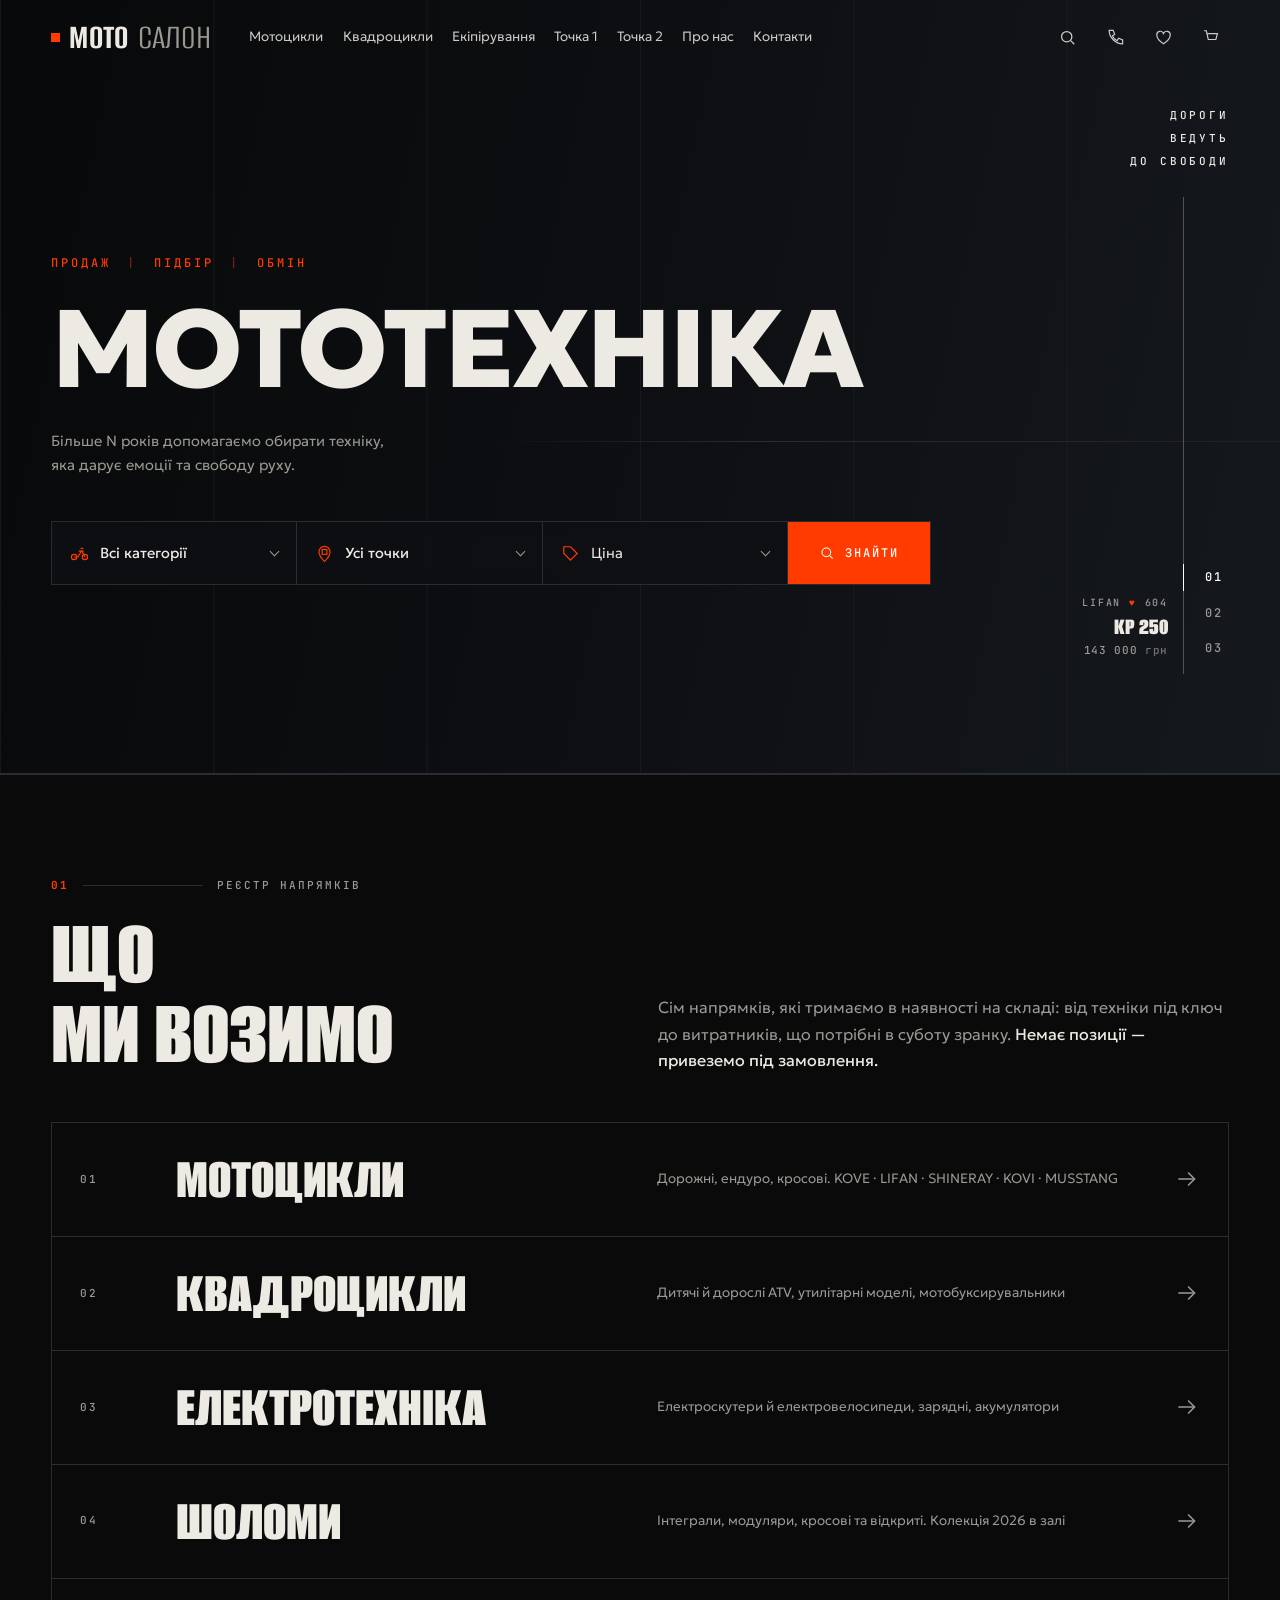
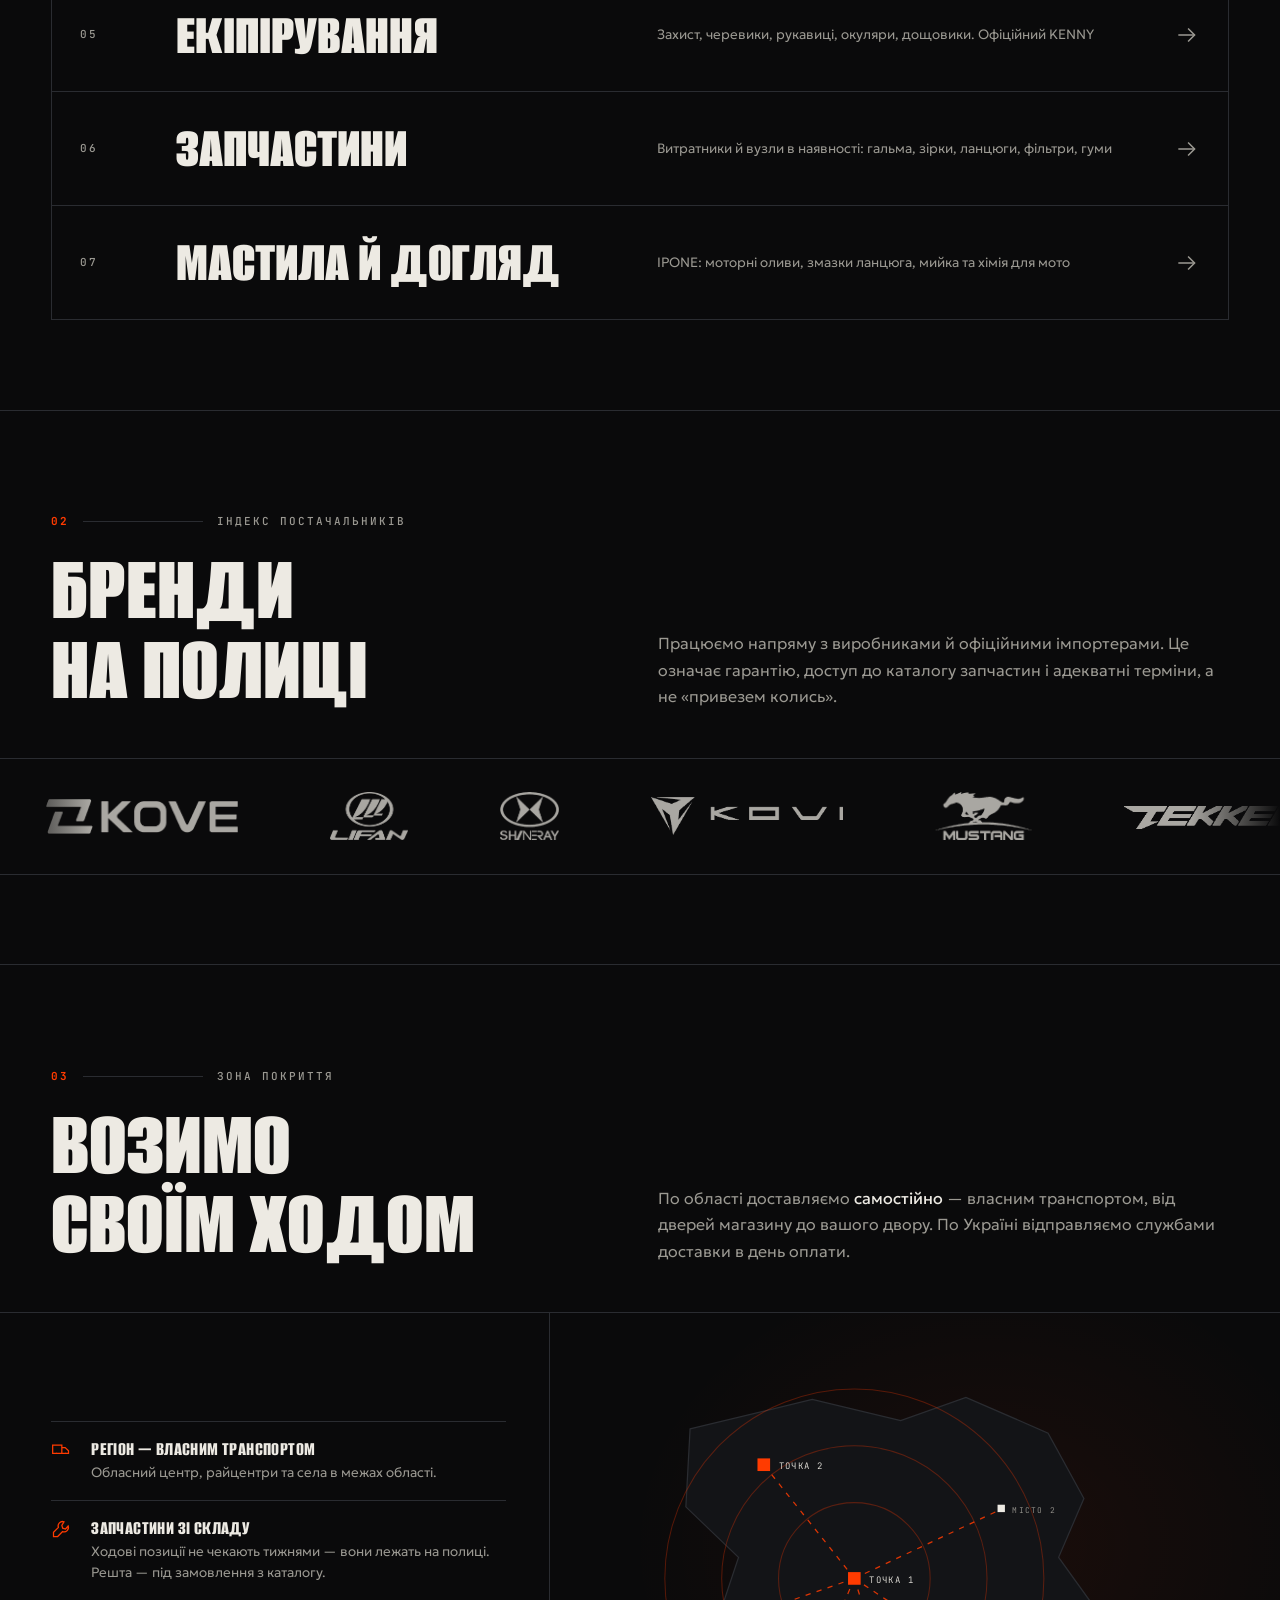
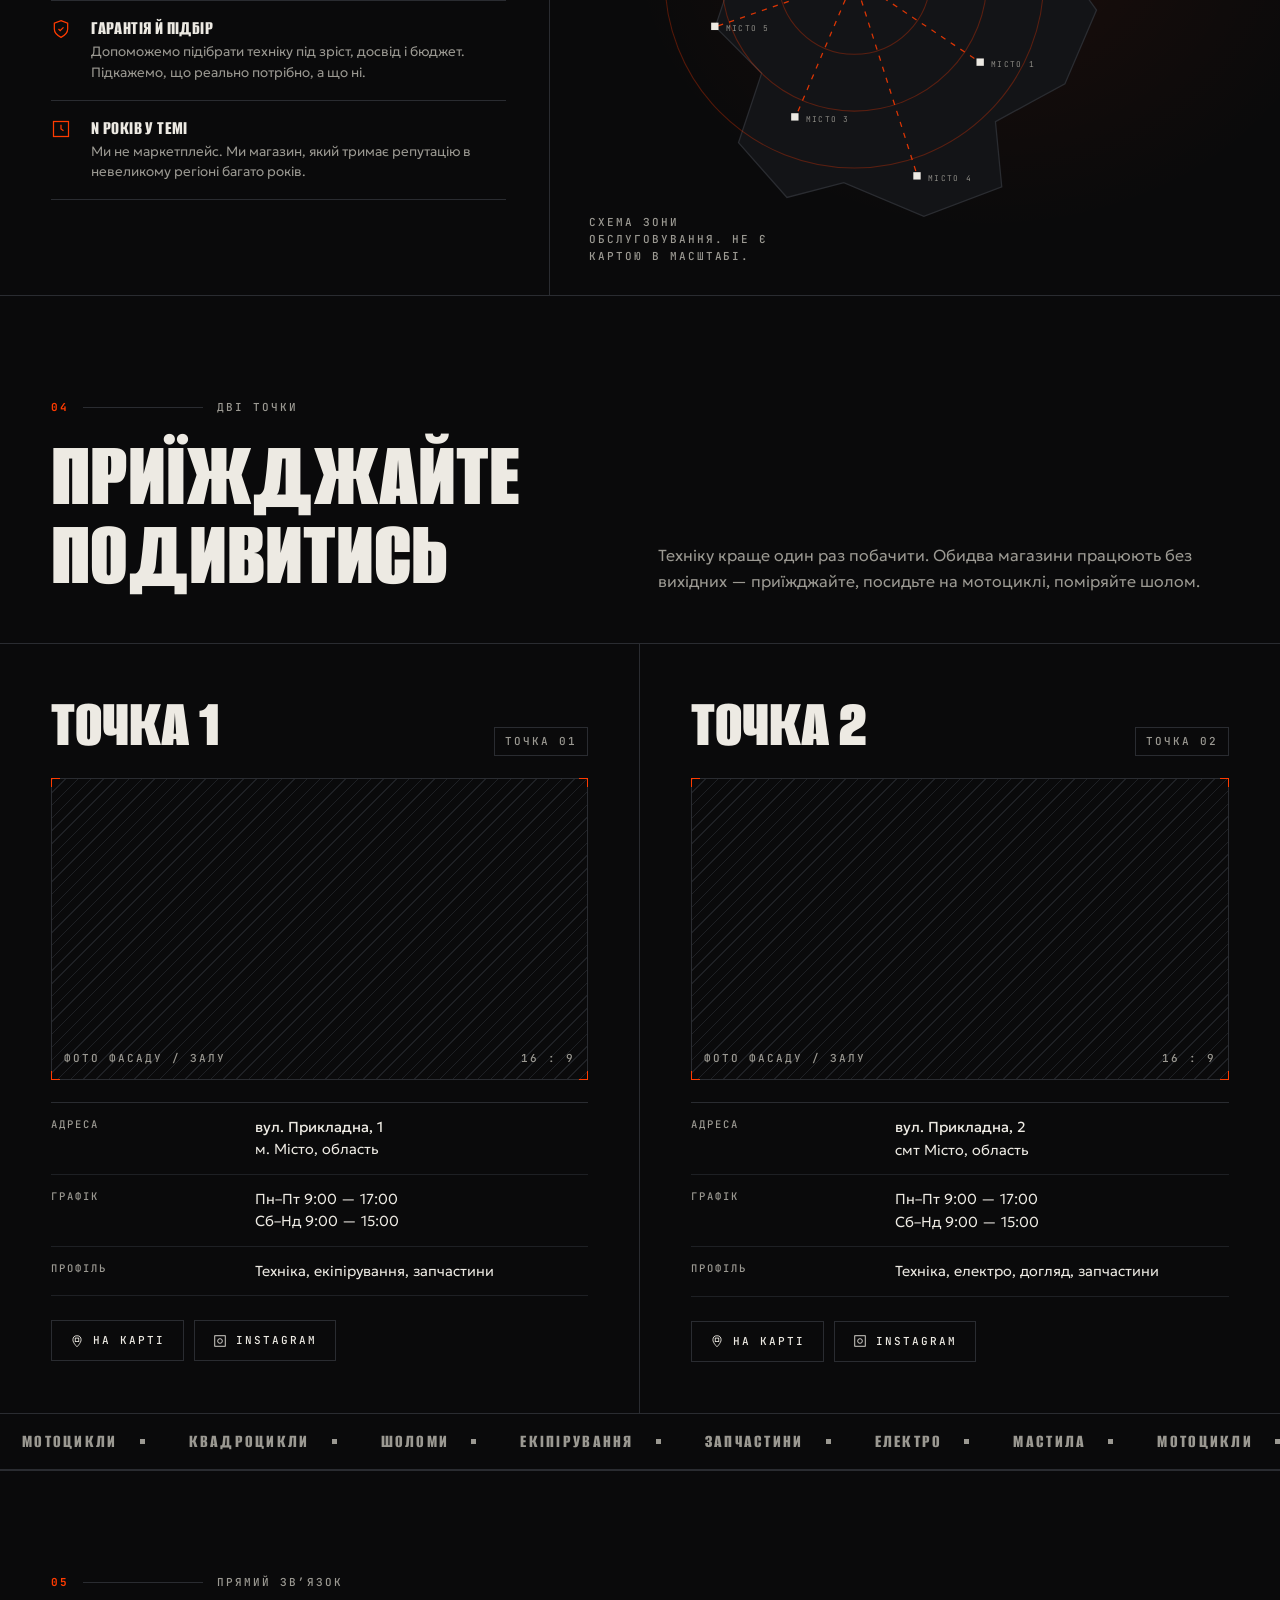
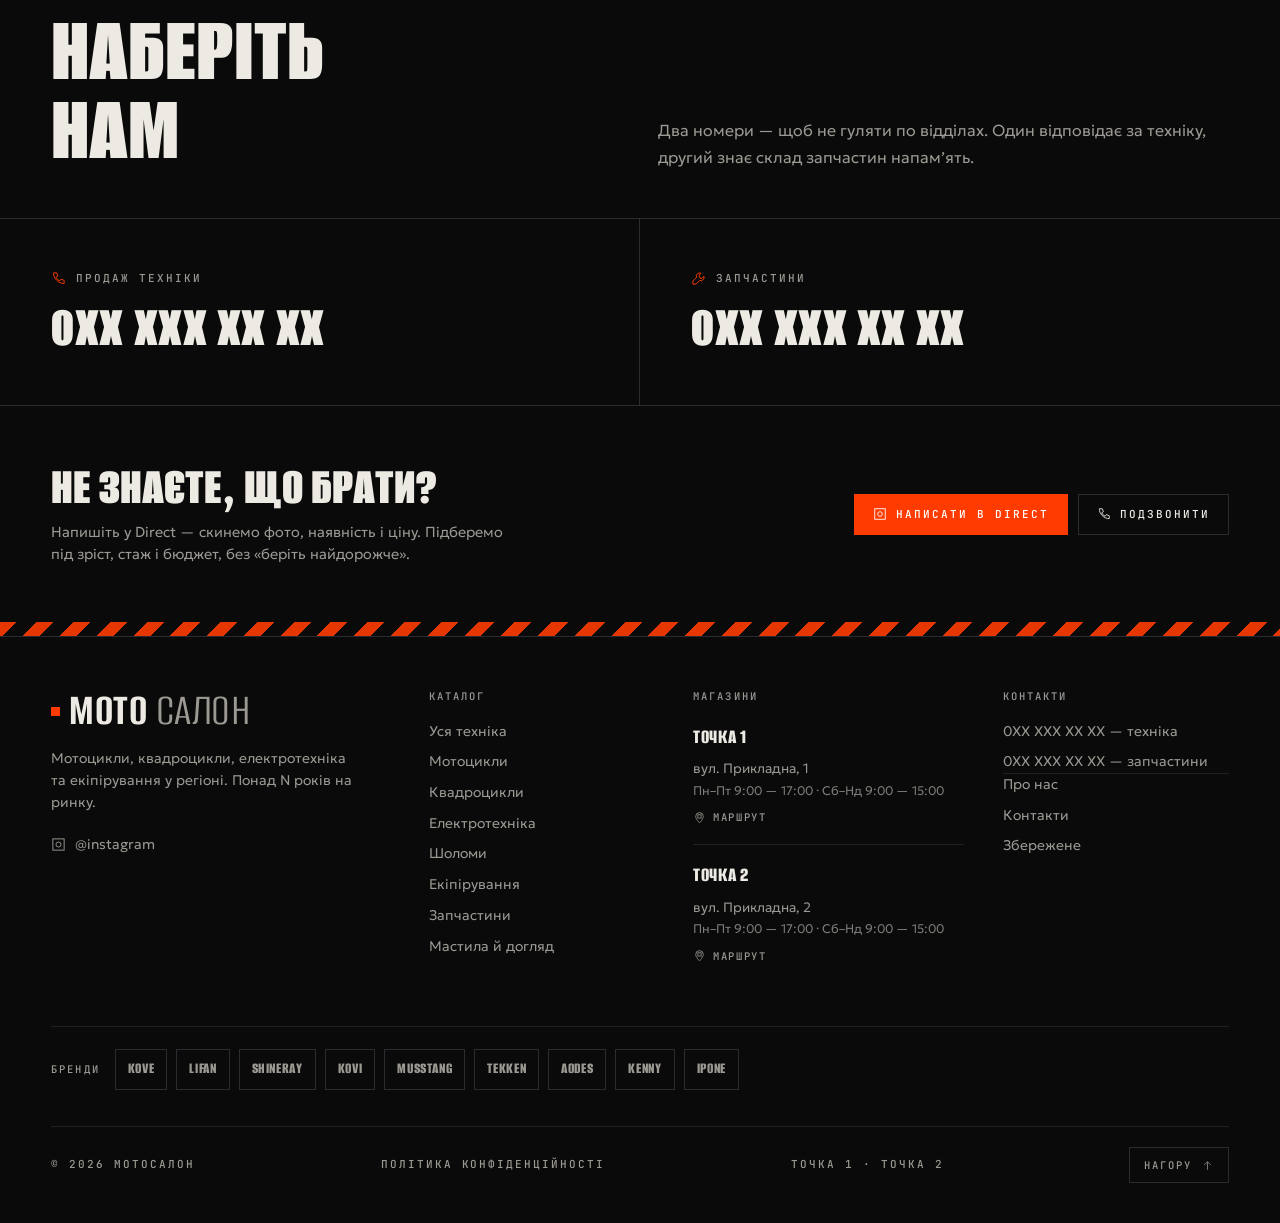
<file: index.html>
<!DOCTYPE html>
<html lang="uk">
<head>
<meta charset="utf-8">
<meta name="viewport" content="width=device-width, initial-scale=1, viewport-fit=cover">
<title>МОТОСАЛОН — мотоцикли, квадроцикли, екіпірування</title>
<meta name="description" content="Мотосалон — N років на ринку мототехніки області. Мотоцикли, квадроцикли, електротехніка, шоломи, екіпірування, запчастини. Магазини в обох точках, доставка по області та Україні.">
<meta name="theme-color" content="#0A0A0B">
<link rel="preconnect" href="https://fonts.googleapis.com">
<link rel="preconnect" href="https://fonts.gstatic.com" crossorigin>
<link href="https://fonts.googleapis.com/css2?family=Alumni+Sans:wght@400;600;800;900&family=Geologica:wght@200;300;400;500;700;800;900&family=JetBrains+Mono:wght@400;500;700&display=swap" rel="stylesheet">
<link rel="stylesheet" href="style.css">
<link rel="stylesheet" href="pages.css">
</head>
<body>
<script src="sprite.js"></script>

<div id="bar-progress"></div>

<!-- ================= SVG-спрайт (власні іконки, без емодзі) ============ -->
<!-- ========================= ШАПКА ============================ -->
<header class="topbar" id="topbar">
  <a class="brandmark" href="#top" aria-label="Мотосалон">
    <span class="wm"><i></i><b>Мото</b><em>салон</em></span>
  </a>
  <nav class="nav">
    <a href="tehnika.html?cat=moto">Мотоцикли</a>
    <a href="tehnika.html?cat=atv">Квадроцикли</a>
    <a href="tehnika.html?cat=gear">Екіпірування</a>
    <a href="tehnika.html?city=Точка 1">Точка 1</a>
    <a href="tehnika.html?city=Точка 2">Точка 2</a>
    <a href="pro-nas.html">Про нас</a>
    <a href="kontakty.html">Контакти</a>
  </nav>
  <div class="tools">
    <button class="tool" type="button" data-search-open aria-label="Пошук"><svg><use href="#i-search"/></svg></button>
    <a class="tool" href="kontakty.html" aria-label="Контакти"><svg><use href="#i-phone"/></svg></a>
    <a class="tool" href="zberezhene.html" aria-label="Збережене"><svg><use href="#i-heart"/></svg><i class="badge" data-fav-count hidden>0</i></a>
    <a class="tool" href="koshyk.html" aria-label="Кошик"><svg><use href="#i-cart"/></svg><i class="badge" data-cart-count hidden>0</i></a>
    <button class="burger" id="burger" aria-label="Меню"><span></span></button>
  </div>
</header>

<div class="sheet" id="sheet">
  <button class="x" id="sheetClose" aria-label="Закрити">✕</button>
  <a href="tehnika.html">Техніка</a>
  <a href="pro-nas.html">Про нас</a>
  <a href="kontakty.html">Контакти</a>
  <a href="zberezhene.html">Збережене</a>
  <a href="koshyk.html">Кошик</a>
  <a href="#brands">Бренди</a>
  <a href="#delivery">Доставка</a>
</div>

<main id="top">

<!-- ========================== ГЕРОЙ =========================== -->
<section class="hero">
  <div class="hero-bg" aria-hidden="true">
    <!-- шар під фото героя: заповнюється, коли в HERO_SHOTS зʼявляться знімки -->
    <span class="hb-photo" id="heroPhoto"></span>
    <span class="hb-grid"></span>
    <span class="hb-line"></span>
  </div>

  <div class="hero-inner">
    <p class="eyebrow" id="heroKick">Продаж <i>|</i> Підбір <i>|</i> Обмін</p>
    <h1 class="hero-h1" id="heroTitle">Мототехніка</h1>
    <p class="hero-sub" id="heroSub">Більше N років допомагаємо обирати техніку,<br>яка дарує емоції та свободу руху.</p>

    <form class="finder" id="finder">
      <label class="fld">
        <svg><use href="#i-bike"/></svg>
        <select name="cat" aria-label="Категорія">
          <option>Всі категорії</option>
          <option>Мотоцикли</option>
          <option>Квадроцикли</option>
          <option>Електротехніка</option>
          <option>Шоломи</option>
          <option>Екіпірування</option>
          <option>Запчастини</option>
          <option>Мастила й догляд</option>
        </select>
      </label>
      <label class="fld">
        <svg><use href="#i-pin"/></svg>
        <select name="city" aria-label="Точка">
          <option>Усі точки</option>
          <option>Точка 1</option>
          <option>Точка 2</option>
        </select>
      </label>
      <div class="fld fld-price" id="priceFld" role="button" tabindex="0" aria-label="Ціна">
        <svg><use href="#i-tag"/></svg>
        <span class="fld-val" id="priceLabel">Ціна</span>
        <div class="pop" id="pricePop">
          <div class="pop-head mono"><span class="k">Ціна, грн</span><span class="v" data-rng-out>0 — 700 000</span></div>
          <div class="rng">
            <span class="rng-rail"></span><span class="rng-fill"></span>
            <input type="range" data-rng="min" min="0" max="700000" step="5000" value="0" aria-label="Ціна від">
            <input type="range" data-rng="max" min="0" max="700000" step="5000" value="700000" aria-label="Ціна до">
          </div>
          <div class="pop-nums">
            <input type="text" inputmode="numeric" data-num="min" placeholder="від" aria-label="Ціна від">
            <span class="dash">—</span>
            <input type="text" inputmode="numeric" data-num="max" placeholder="до" aria-label="Ціна до">
            <span class="cur mono">грн</span>
          </div>
        </div>
      </div>
      <button class="find" type="submit"><svg><use href="#i-search"/></svg>Знайти</button>
    </form>
  </div>

  <div class="hero-rail">
    <p class="motto">Дороги<br>ведуть<br>до свободи</p>
    <div class="stepper">
      <a class="pick" id="heroPick" href="tehnika.html"></a>
      <span class="track"></span>
      <div class="steps">
        <button class="step on" type="button" data-i="0">01</button>
        <button class="step" type="button" data-i="1">02</button>
        <button class="step" type="button" data-i="2">03</button>
      </div>
    </div>
  </div>
</section>

<!-- ====================== 01 КАТАЛОГ ========================== -->
<section class="sec" id="catalog">
  <div class="sec-head">
    <div>
      <div class="sec-num mono"><b>01</b><span class="l"></span><span>Реєстр напрямків</span></div>
      <h2 class="sec-title rv">Що<br>ми возимо</h2>
    </div>
    <p class="sec-lead rv">Сім напрямків, які тримаємо в наявності на складі: від техніки під ключ до витратників, що потрібні в суботу зранку. <b>Немає позиції — привеземо під замовлення.</b></p>
  </div>

  <div class="rows">
    <a class="row rv" href="tehnika.html?cat=moto">
      <span class="r-idx">01</span>
      <span class="r-name">Мотоцикли</span>
      <span class="r-meta">Дорожні, ендуро, кросові. KOVE · LIFAN · SHINERAY · KOVI · MUSSTANG</span>
      <svg class="r-arw"><use href="#i-arrow"/></svg>
    </a>
    <a class="row rv" href="tehnika.html?cat=atv">
      <span class="r-idx">02</span>
      <span class="r-name">Квадроцикли</span>
      <span class="r-meta">Дитячі й дорослі ATV, утилітарні моделі, мотобуксирувальники</span>
      <svg class="r-arw"><use href="#i-arrow"/></svg>
    </a>
    <a class="row rv" href="tehnika.html?cat=electro">
      <span class="r-idx">03</span>
      <span class="r-name">Електротехніка</span>
      <span class="r-meta">Електроскутери й електровелосипеди, зарядні, акумулятори</span>
      <svg class="r-arw"><use href="#i-arrow"/></svg>
    </a>
    <a class="row rv" href="tehnika.html?cat=helmet">
      <span class="r-idx">04</span>
      <span class="r-name">Шоломи</span>
      <span class="r-meta">Інтеграли, модуляри, кросові та відкриті. Колекція 2026 в залі</span>
      <svg class="r-arw"><use href="#i-arrow"/></svg>
    </a>
    <a class="row rv" href="tehnika.html?cat=gear">
      <span class="r-idx">05</span>
      <span class="r-name">Екіпірування</span>
      <span class="r-meta">Захист, черевики, рукавиці, окуляри, дощовики. Офіційний KENNY</span>
      <svg class="r-arw"><use href="#i-arrow"/></svg>
    </a>
    <a class="row rv" href="tehnika.html?cat=parts">
      <span class="r-idx">06</span>
      <span class="r-name">Запчастини</span>
      <span class="r-meta">Витратники й вузли в наявності: гальма, зірки, ланцюги, фільтри, гуми</span>
      <svg class="r-arw"><use href="#i-arrow"/></svg>
    </a>
    <a class="row rv" href="tehnika.html?cat=oil">
      <span class="r-idx">07</span>
      <span class="r-name">Мастила й догляд</span>
      <span class="r-meta">IPONE: моторні оливи, змазки ланцюга, мийка та хімія для мото</span>
      <svg class="r-arw"><use href="#i-arrow"/></svg>
    </a>
  </div>
</section>

<!-- ====================== 02 БРЕНДИ =========================== -->
<section class="sec" id="brands">
  <div class="sec-head">
    <div>
      <div class="sec-num mono"><b>02</b><span class="l"></span><span>Індекс постачальників</span></div>
      <h2 class="sec-title rv">Бренди<br>на полиці</h2>
    </div>
    <p class="sec-lead rv">Працюємо напряму з виробниками й офіційними імпортерами. Це означає гарантію, доступ до каталогу запчастин і адекватні терміни, а не «привезем колись».</p>
  </div>


  <!-- стрічка логотипів під сіткою: наповнюється з BRAND_LOGOS унизу сторінки -->
  <div class="bmarq" id="brandMarq" aria-label="Бренди, з якими працюємо">
    <div class="bmarq-track" id="brandTrack"></div>
  </div>
</section>

<!-- ==================== 03 ДОСТАВКА =========================== -->
<section class="sec" id="delivery">
  <div class="sec-head">
    <div>
      <div class="sec-num mono"><b>03</b><span class="l"></span><span>Зона покриття</span></div>
      <h2 class="sec-title rv">Возимо<br>своїм ходом</h2>
    </div>
    <p class="sec-lead rv">По області доставляємо <b>самостійно</b> — власним транспортом, від дверей магазину до вашого двору. По Україні відправляємо службами доставки в день оплати.</p>
  </div>

  <div class="cover">
    <div class="cover-txt">
      <ul class="facts">
        <li class="rv">
          <svg><use href="#i-truck"/></svg>
          <div><b>Регіон — власним транспортом</b><p>Обласний центр, райцентри та села в межах області.</p></div>
        </li>
        <li class="rv">
          <svg><use href="#i-gear"/></svg>
          <div><b>Запчастини зі складу</b><p>Ходові позиції не чекають тижнями — вони лежать на полиці. Решта — під замовлення з каталогу.</p></div>
        </li>
        <li class="rv">
          <svg><use href="#i-shield"/></svg>
          <div><b>Гарантія й підбір</b><p>Допоможемо підібрати техніку під зріст, досвід і бюджет. Підкажемо, що реально потрібно, а що ні.</p></div>
        </li>
        <li class="rv">
          <svg><use href="#i-clock"/></svg>
          <div><b>N років у темі</b><p>Ми не маркетплейс. Ми магазин, який тримає репутацію в невеликому регіоні багато років.</p></div>
        </li>
      </ul>
    </div>

    <div class="cover-map">
      <div class="map rv">
        <svg viewBox="0 0 620 480" role="img" aria-label="Схема зони доставки по області">
          <!-- контур області (стилізований, гранований) -->
          <path class="oblast" d="M96 74 L212 46 L296 66 L358 44 L436 78 L470 140 L446 196 L482 246 L452 316 L386 352 L392 414 L318 442 L242 410 L188 424 L142 372 L164 306 L120 262 L142 196 L92 148 Z"/>
          <!-- радіус доставки -->
          <circle class="halo" cx="252" cy="216" r="72"/>
          <circle class="halo" cx="252" cy="216" r="126"/>
          <circle class="halo" cx="252" cy="216" r="180"/>
          <!-- маршрути -->
          <path class="route" d="M252 216 L166 108"/>
          <path class="route" d="M252 216 L372 296"/>
          <path class="route" d="M252 216 L392 150"/>
          <path class="route" d="M252 216 L196 348"/>
          <path class="route" d="M252 216 L312 404"/>
          <path class="route" d="M252 216 L120 262"/>
          <!-- вузли -->
          <g>
            <rect class="node hot" x="246" y="210" width="12" height="12"/>
            <text class="lbl" x="266" y="220">Точка 1</text>
            <rect class="node hot" x="160" y="102" width="12" height="12"/>
            <text class="lbl" x="180" y="112">Точка 2</text>
            <rect class="node" x="368" y="292" width="7" height="7"/>
            <text class="lbl s" x="382" y="300">Місто 1</text>
            <rect class="node" x="388" y="146" width="7" height="7"/>
            <text class="lbl s" x="402" y="154">Місто 2</text>
            <rect class="node" x="192" y="344" width="7" height="7"/>
            <text class="lbl s" x="206" y="352">Місто 3</text>
            <rect class="node" x="308" y="400" width="7" height="7"/>
            <text class="lbl s" x="322" y="408">Місто 4</text>
            <rect class="node" x="116" y="258" width="7" height="7"/>
            <text class="lbl s" x="130" y="266">Місто 5</text>
          </g>
        </svg>
      </div>
      <div class="map-cap mono">Схема зони обслуговування. Не є картою в масштабі.</div>
    </div>
  </div>
</section>

<!-- ==================== 04 МАГАЗИНИ =========================== -->
<section class="sec" id="shops">
  <div class="sec-head">
    <div>
      <div class="sec-num mono"><b>04</b><span class="l"></span><span>Дві точки</span></div>
      <h2 class="sec-title rv">Приїжджайте<br>подивитись</h2>
    </div>
    <p class="sec-lead rv">Техніку краще один раз побачити. Обидва магазини працюють без вихідних — приїжджайте, посидьте на мотоциклі, поміряйте шолом.</p>
  </div>

  <div class="shops">
    <div class="shop rv">
      <div class="shop-top">
        <h3>Точка 1</h3>
        <span class="badge mono">Точка 01</span>
      </div>
      <div class="shop-slot hatch">
        <i class="corner c1"></i><i class="corner c2"></i><i class="corner c3"></i><i class="corner c4"></i>
        <span class="mono">Фото фасаду / залу</span>
        <span class="mono">16 : 9</span>
      </div>
      <table class="spec">
        <tr><th>Адреса</th><td><b>вул. Прикладна, 1</b><br>м. Місто, область</td></tr>
        <tr><th>Графік</th><td>Пн–Пт 9:00 — 17:00<br>Сб–Нд 9:00 — 15:00</td></tr>
        <tr><th>Профіль</th><td>Техніка, екіпірування, запчастини</td></tr>
      </table>
      <div class="shop-links">
        <a class="btn-sq" href="#" target="_blank" rel="noopener"><svg><use href="#i-pin"/></svg>На карті</a>
        <a class="btn-sq" href="#"><svg><use href="#i-ig"/></svg>Instagram</a>
      </div>
    </div>

    <div class="shop rv">
      <div class="shop-top">
        <h3>Точка 2</h3>
        <span class="badge mono">Точка 02</span>
      </div>
      <div class="shop-slot hatch">
        <i class="corner c1"></i><i class="corner c2"></i><i class="corner c3"></i><i class="corner c4"></i>
        <span class="mono">Фото фасаду / залу</span>
        <span class="mono">16 : 9</span>
      </div>
      <table class="spec">
        <tr><th>Адреса</th><td><b>вул. Прикладна, 2</b><br>смт Місто, область</td></tr>
        <tr><th>Графік</th><td>Пн–Пт 9:00 — 17:00<br>Сб–Нд 9:00 — 15:00</td></tr>
        <tr><th>Профіль</th><td>Техніка, електро, догляд, запчастини</td></tr>
      </table>
      <div class="shop-links">
        <a class="btn-sq" href="#" target="_blank" rel="noopener"><svg><use href="#i-pin"/></svg>На карті</a>
        <a class="btn-sq" href="#"><svg><use href="#i-ig"/></svg>Instagram</a>
      </div>
    </div>
  </div>
</section>

<div class="ticker ghost" aria-hidden="true">
  <div class="ticker-track">
    <span>Мотоцикли</span><span>Квадроцикли</span><span>Шоломи</span><span>Екіпірування</span><span>Запчастини</span><span>Електро</span><span>Мастила</span>
    <span>Мотоцикли</span><span>Квадроцикли</span><span>Шоломи</span><span>Екіпірування</span><span>Запчастини</span><span>Електро</span><span>Мастила</span>
  </div>
</div>

<!-- ==================== 05 КОНТАКТИ =========================== -->
<section class="sec" id="contacts">
  <div class="sec-head">
    <div>
      <div class="sec-num mono"><b>05</b><span class="l"></span><span>Прямий звʼязок</span></div>
      <h2 class="sec-title rv">Наберіть<br>нам</h2>
    </div>
    <p class="sec-lead rv">Два номери — щоб не гуляти по відділах. Один відповідає за техніку, другий знає склад запчастин напамʼять.</p>
  </div>

  <div class="phones">
    <a class="ph rv" href="tel:+380000000000">
      <span class="p-k mono"><svg><use href="#i-phone"/></svg>Продаж техніки</span>
      <span class="p-v">0XX XXX XX XX</span>
    </a>
    <a class="ph rv" href="tel:+380000000000">
      <span class="p-k mono"><svg><use href="#i-gear"/></svg>Запчастини</span>
      <span class="p-v">0XX XXX XX XX</span>
    </a>
  </div>

  <div class="cta">
    <div class="rv">
      <h3>Не знаєте, що брати?</h3>
      <p>Напишіть у Direct — скинемо фото, наявність і ціну. Підберемо під зріст, стаж і бюджет, без «беріть найдорожче».</p>
    </div>
    <div class="cta-btns rv">
      <a class="btn-sq solid" href="#"><svg><use href="#i-ig"/></svg>Написати в Direct</a>
      <a class="btn-sq" href="tel:+380000000000"><svg><use href="#i-phone"/></svg>Подзвонити</a>
    </div>
  </div>
  <div class="hazard stripes"></div>
</section>

<footer>
  <div class="foot-grid">

    <div>
      <a class="brandmark" href="index.html">
    <span class="wm"><i></i><b>Мото</b><em>салон</em></span>
  </a>
      <p class="dim" style="max-width:34ch;font-size:14px;margin:14px 0 0">Мотоцикли, квадроцикли, електротехніка та екіпірування у регіоні. Понад N років на ринку.</p>
      <div class="f-ig">
        <a href="#"><svg><use href="#i-ig"/></svg>@instagram</a>
      </div>
    </div>

    <div>
      <h4>Каталог</h4>
      <ul>
        <li><a href="tehnika.html">Уся техніка</a></li>
        <li><a href="tehnika.html?cat=moto">Мотоцикли</a></li>
        <li><a href="tehnika.html?cat=atv">Квадроцикли</a></li>
        <li><a href="tehnika.html?cat=electro">Електротехніка</a></li>
        <li><a href="tehnika.html?cat=helmet">Шоломи</a></li>
        <li><a href="tehnika.html?cat=gear">Екіпірування</a></li>
        <li><a href="tehnika.html?cat=parts">Запчастини</a></li>
        <li><a href="tehnika.html?cat=oil">Мастила й догляд</a></li>
      </ul>
    </div>

    <div>
      <h4>Магазини</h4>
      <div class="f-shop">
        <b>Точка 1</b>
        <span>вул. Прикладна, 1</span>
        <span class="hrs">Пн–Пт 9:00 — 17:00 · Сб–Нд 9:00 — 15:00</span>
        <a href="#" target="_blank" rel="noopener"><svg><use href="#i-pin"/></svg>Маршрут</a>
      </div>
      <div class="f-shop">
        <b>Точка 2</b>
        <span>вул. Прикладна, 2</span>
        <span class="hrs">Пн–Пт 9:00 — 17:00 · Сб–Нд 9:00 — 15:00</span>
        <a href="#" target="_blank" rel="noopener"><svg><use href="#i-pin"/></svg>Маршрут</a>
      </div>
    </div>

    <div>
      <h4>Контакти</h4>
      <ul>
        <li><a href="tel:+380000000000">0XX XXX XX XX — техніка</a></li>
        <li><a href="tel:+380000000000">0XX XXX XX XX — запчастини</a></li>
      </ul>
      <ul class="f-sub">
        <li><a href="pro-nas.html">Про нас</a></li>
        <li><a href="kontakty.html">Контакти</a></li>
        <li><a href="zberezhene.html">Збережене</a></li>
      </ul>
    </div>

  </div>

  <div class="f-brands">
    <span class="k">Бренди</span>
    <a href="tehnika.html?q=KOVE">Kove</a>
    <a href="tehnika.html?q=LIFAN">Lifan</a>
    <a href="tehnika.html?q=SHINERAY">Shineray</a>
    <a href="tehnika.html?q=KOVI">Kovi</a>
    <a href="tehnika.html?q=MUSSTANG">Musstang</a>
    <a href="tehnika.html?q=TEKKEN">Tekken</a>
    <a href="tehnika.html?q=AODES">Aodes</a>
    <a href="tehnika.html?q=KENNY">Kenny</a>
    <a href="tehnika.html?q=IPONE">Ipone</a>
  </div>

  <div class="foot-bot mono">
    <span>© <span id="yr">2026</span> Мотосалон</span>
    <a class="f-legal" href="#" data-soon>Політика конфіденційності</a>
    <span>Точка 1 · Точка 2</span>
    <button class="to-top" type="button" data-to-top>Нагору<svg><use href="#i-arrow"/></svg></button>
  </div>
</footer>

</main>

<nav class="dock" aria-label="Швидкий звʼязок">
  <a href="tel:+380000000000" class="hot"><svg><use href="#i-phone"/></svg>Техніка</a>
  <a href="tel:+380000000000"><svg><use href="#i-gear"/></svg>Запчастини</a>
</nav>

<script src="data.js"></script>
<script src="app.js"></script>
<script>
(function(){
  var MAXP = 700000;

  /* ------------------------------------------------------------------
     01 / 02 / 03 — три моделі, які зараз найчастіше вподобують.
     Список рахується сам із лічильника лайків, вести руками нічого не треба.
     Той самий перемикач гортає фото героя: щойно у HERO_SHOTS зʼявляться
     шляхи до знімків (по одному на кожну позицію), кадр почне мінятись.
     ------------------------------------------------------------------ */
  var HERO_SHOTS = ['', '', ''];   // напр. ['photos/hero-1.jpg', 'photos/hero-2.jpg', ...]

  var pick  = document.getElementById('heroPick');
  var photo = document.getElementById('heroPhoto');
  var steps = [].slice.call(document.querySelectorAll('.step'));
  var top3 = [], active = 0;

  function showPick(i){
    var p = top3[i];
    if (!p) return;
    pick.href = 'model.html?id=' + p.id;
    pick.innerHTML =
      '<span class="pick-b mono">' + p.brand + ' <i>♥</i> ' + MM.likeCount(p) + '</span>' +
      '<span class="pick-n">' + p.name + '</span>' +
      '<span class="pick-p">' + MM.fmt(p.price) + ' <em>грн</em></span>';
    pick.classList.add('on');
  }

  function select(i){
    active = i;
    steps.forEach(function(b, k){ b.classList.toggle('on', k === i); });
    showPick(i);
    var src = HERO_SHOTS[i];
    photo.style.backgroundImage = src ? 'url("' + src + '")' : '';
    photo.classList.toggle('on', !!src);
  }

  function build(){
    top3 = MM.topLiked(3);
    steps.forEach(function(b, i){
      b.hidden = !top3[i];
      b.title = top3[i] ? top3[i].brand + ' ' + top3[i].name : '';
    });
    select(Math.min(active, top3.length - 1));
  }

  steps.forEach(function(b, i){
    b.addEventListener('click', function(){ select(i); });
    b.addEventListener('mouseenter', function(){ showPick(i); });
  });
  document.querySelector('.stepper').addEventListener('mouseleave', function(){ showPick(active); });

  build();
  MM.onCounts(build);   // прийшли справжні лічильники з сервера — перебудувати

  /* ------------------------------------------------------------------
     Стрічка логотипів брендів. Поки файлу немає — у стрічці їде назва,
     щойн файл зʼявиться в теці brands/ — сама підставиться картинка.
     ------------------------------------------------------------------ */
  var BRAND_LOGOS = [
    {n:'KOVE',     f:'brands/kove.png'},
    {n:'LIFAN',    f:'brands/lifan.png'},
    {n:'SHINERAY', f:'brands/shineray.png'},
    {n:'KOVI',     f:'brands/kovi.png'},
    {n:'MUSSTANG', f:'brands/musstang.png'},
    {n:'TEKKEN',   f:'brands/tekken.png'},
    {n:'AODES',    f:'brands/aodes.png'},
    {n:'KENNY',    f:'brands/kenny.png'},
    {n:'IPONE',    f:'brands/ipone.png'}
  ];

  var track = document.getElementById('brandTrack');
  function brandMark(b, dup){
    var a = document.createElement('a');
    a.className = 'bmark';
    a.href = 'tehnika.html?q=' + encodeURIComponent(b.n);
    a.title = b.n;
    if (dup){ a.setAttribute('aria-hidden', 'true'); a.tabIndex = -1; }
    var img = document.createElement('img');
    img.alt = b.n;
    /* без lazy: інакше браузер не пробує вантажити те, що поза екраном,
       і замість назви лишається порожнє місце */
    img.onerror = function(){                       // файлу ще немає — лишаємо назву
      var s = document.createElement('span');
      s.textContent = b.n;
      a.replaceChild(s, img);
    };
    img.src = b.f;
    a.appendChild(img);
    return a;
  }
  /* Копій завжди парна кількість: анімація зсуває стрічку рівно на пів довжини,
     тож половина треку має бути не вужчою за екран — інакше в циклі
     проступає порожнє місце. Ширину міряємо після завантаження картинок. */
  function addSet(dup){
    BRAND_LOGOS.forEach(function(b){ track.appendChild(brandMark(b, dup)); });
  }
  addSet(false); addSet(true);

  function fillTrack(){
    var box = document.getElementById('brandMarq');
    var sets = track.children.length / BRAND_LOGOS.length;
    var one = track.scrollWidth / sets;
    if (!one || !box.clientWidth) return;
    var guard = 0;
    while (one * (sets / 2) < box.clientWidth && sets < 10 && guard++ < 5){
      addSet(true); addSet(true);
      sets += 2;
    }
  }
  window.addEventListener('load', fillTrack);
  window.addEventListener('resize', fillTrack);

  /* --- ціна: повзунок «від — до» у випадному блоці --- */
  var fld = document.getElementById('priceFld');
  var label = document.getElementById('priceLabel');
  var price = MM.range(document.getElementById('pricePop'), function(a, b){
    label.textContent = (a === 0 && b >= MAXP) ? 'Ціна'
      : MM.fmt(a) + ' — ' + MM.fmt(b) + (b >= MAXP ? '+' : '') + ' грн';
  });
  fld.addEventListener('click', function(e){
    if (e.target.closest('.pop')) return;
    fld.classList.toggle('open');
  });
  fld.addEventListener('keydown', function(e){
    if (e.key === 'Enter' || e.key === ' '){ e.preventDefault(); fld.classList.toggle('open'); }
  });
  document.addEventListener('click', function(e){
    if (!e.target.closest('#priceFld')) fld.classList.remove('open');
  });

  /* --- «Знайти» веде на сторінку техніки з фільтрами --- */
  var CAT_BY_NAME = {
    'Мотоцикли':'moto', 'Квадроцикли':'atv', 'Електротехніка':'electro', 'Шоломи':'helmet',
    'Екіпірування':'gear', 'Запчастини':'parts', 'Мастила й догляд':'oil'
  };
  document.getElementById('finder').addEventListener('submit', function(e){
    e.preventDefault();
    var f = e.target, q = [];
    if (CAT_BY_NAME[f.cat.value]) q.push('cat=' + CAT_BY_NAME[f.cat.value]);
    if (f.city.value !== 'Усі точки') q.push('city=' + encodeURIComponent(f.city.value));
    if (price.min() > 0) q.push('min=' + price.min());
    if (price.max() < MAXP) q.push('max=' + price.max());
    location.href = 'tehnika.html' + (q.length ? '?' + q.join('&') : '');
  });
})();
</script>
</body>
</html>
</file>
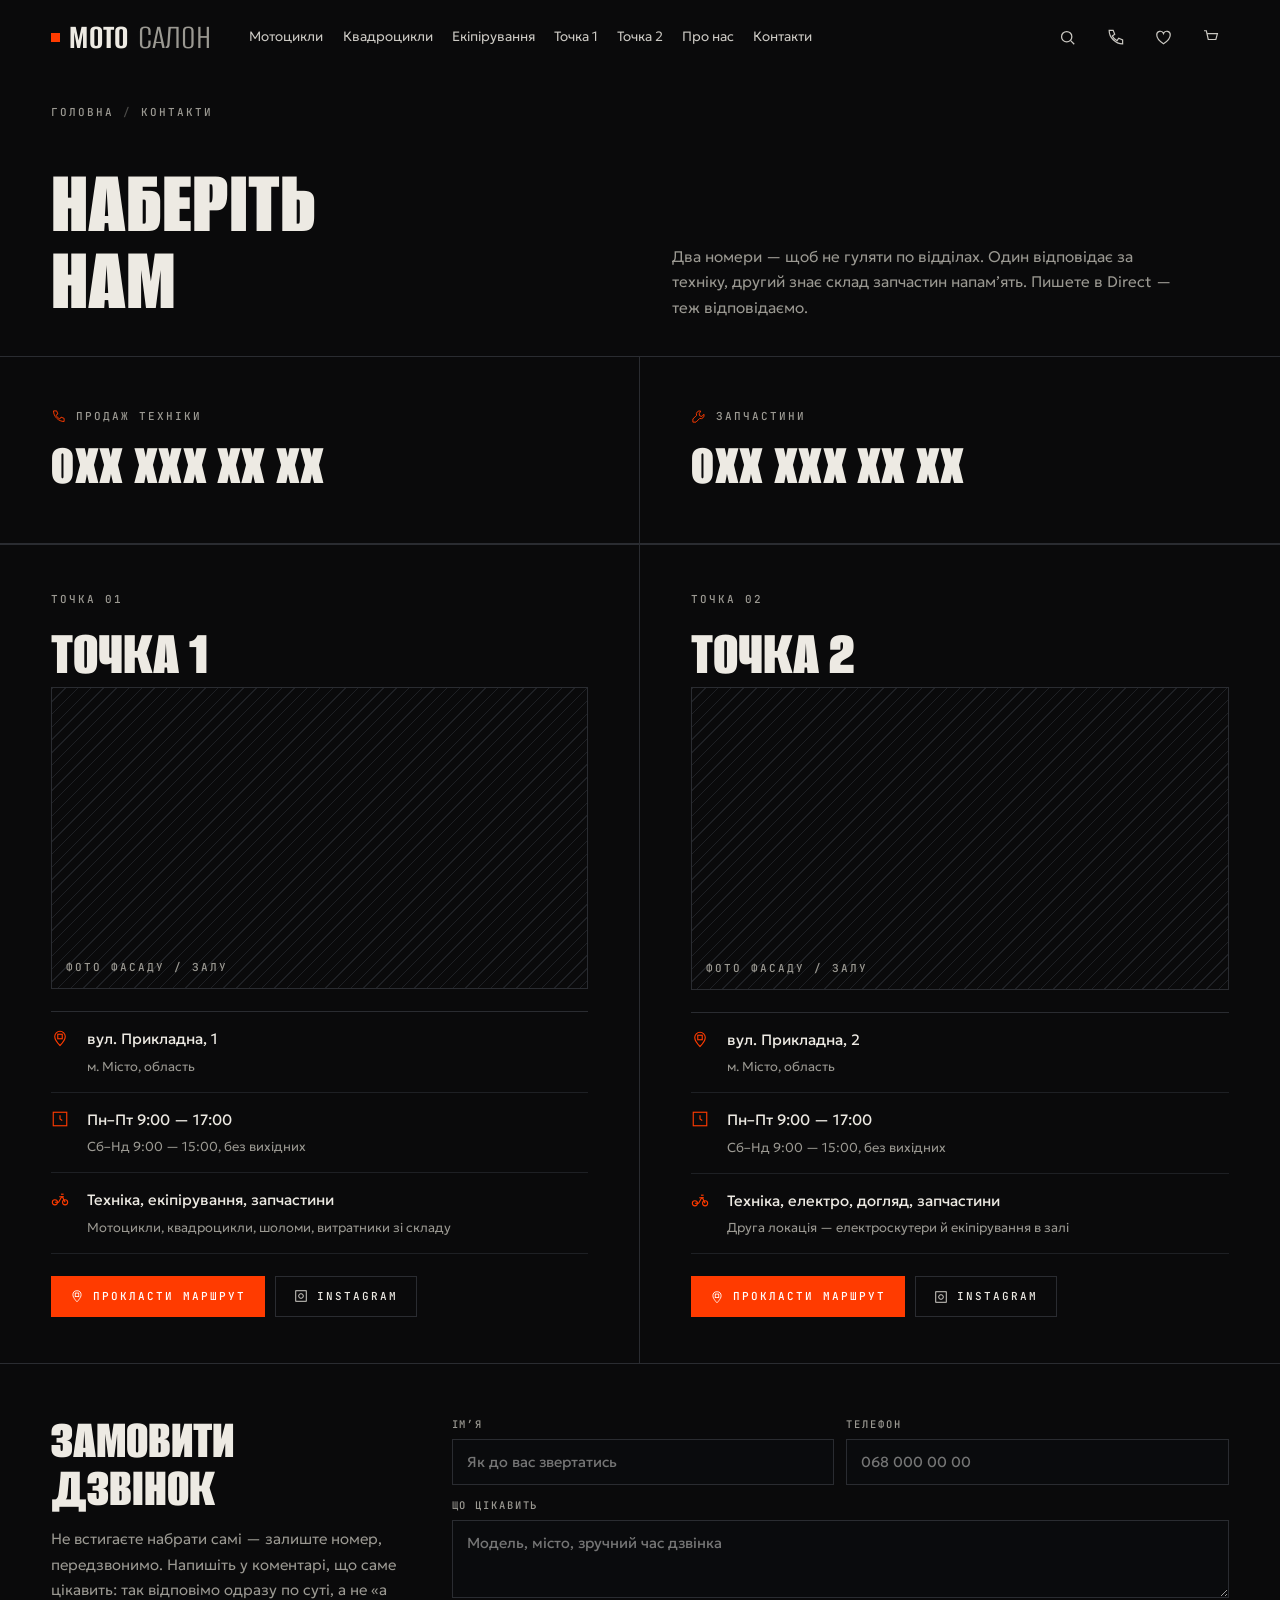
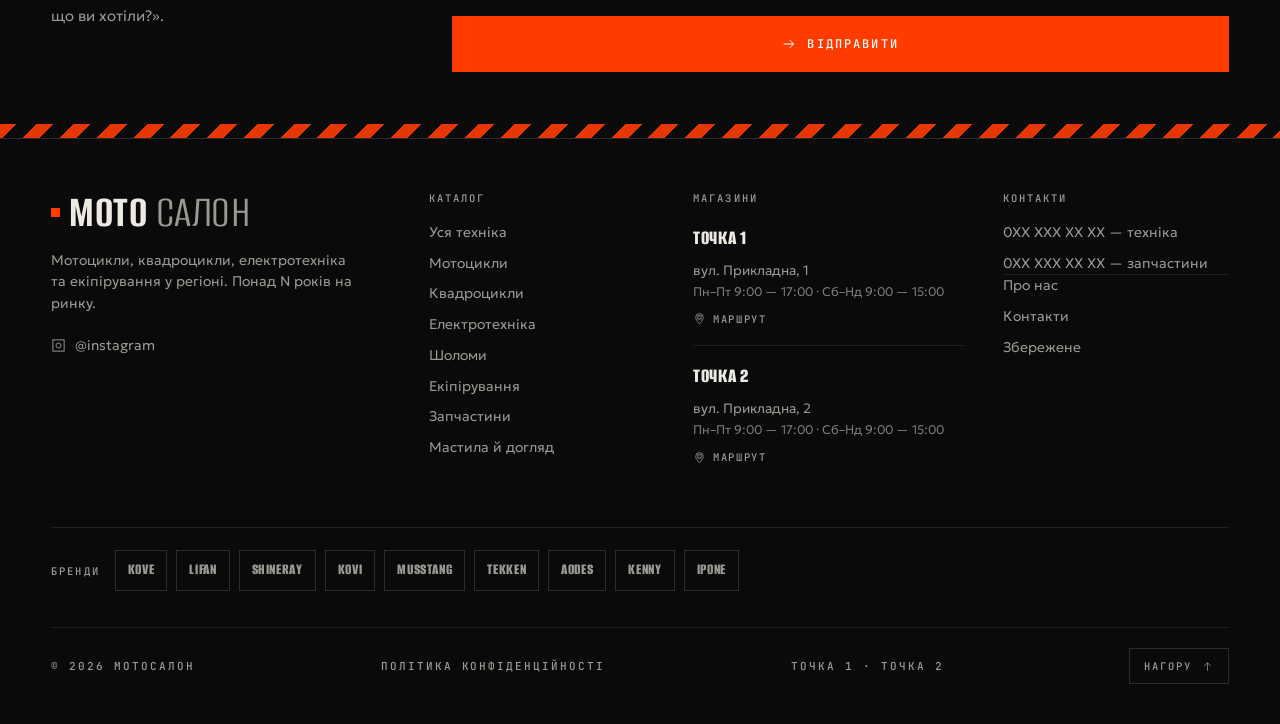
<file: kontakty.html>
<!DOCTYPE html>
<html lang="uk">
<head>
<meta charset="utf-8">
<meta name="viewport" content="width=device-width, initial-scale=1, viewport-fit=cover">
<title>Контакти — МОТОСАЛОН</title>
<meta name="description" content="Контакти Мотосалон: дві торгові точки з адресами, телефони, графік роботи, доставка по області.">
<meta name="theme-color" content="#0A0A0B">
<link rel="preconnect" href="https://fonts.googleapis.com">
<link rel="preconnect" href="https://fonts.gstatic.com" crossorigin>
<link href="https://fonts.googleapis.com/css2?family=Alumni+Sans:wght@400;600;800;900&family=Geologica:wght@200;300;400;500;700;800;900&family=JetBrains+Mono:wght@400;500;700&display=swap" rel="stylesheet">
<link rel="stylesheet" href="style.css">
<link rel="stylesheet" href="pages.css">
</head>
<body>
<script src="sprite.js"></script>

<div id="bar-progress"></div>

<header class="topbar" id="topbar">
  <a class="brandmark" href="index.html" aria-label="Мотосалон">
    <span class="wm"><i></i><b>Мото</b><em>салон</em></span>
  </a>
  <nav class="nav">
    <a href="tehnika.html?cat=moto">Мотоцикли</a>
    <a href="tehnika.html?cat=atv">Квадроцикли</a>
    <a href="tehnika.html?cat=gear">Екіпірування</a>
    <a href="tehnika.html?city=Точка 1">Точка 1</a>
    <a href="tehnika.html?city=Точка 2">Точка 2</a>
    <a href="pro-nas.html">Про нас</a>
    <a href="kontakty.html">Контакти</a>
  </nav>
  <div class="tools">
    <button class="tool" type="button" data-search-open aria-label="Пошук"><svg><use href="#i-search"/></svg></button>
    <a class="tool" href="kontakty.html" aria-label="Контакти"><svg><use href="#i-phone"/></svg></a>
    <a class="tool" href="zberezhene.html" aria-label="Збережене"><svg><use href="#i-heart"/></svg><i class="badge" data-fav-count hidden>0</i></a>
    <a class="tool" href="koshyk.html" aria-label="Кошик"><svg><use href="#i-cart"/></svg><i class="badge" data-cart-count hidden>0</i></a>
    <button class="burger" id="burger" aria-label="Меню"><span></span></button>
  </div>
</header>

<div class="sheet" id="sheet">
  <button class="x" id="sheetClose" aria-label="Закрити">✕</button>
  <a href="tehnika.html">Техніка</a>
  <a href="pro-nas.html">Про нас</a>
  <a href="kontakty.html">Контакти</a>
  <a href="zberezhene.html">Збережене</a>
  <a href="koshyk.html">Кошик</a>
  <a href="index.html#brands">Бренди</a>
  <a href="index.html#delivery">Доставка</a>
</div>

<main id="top">

  <div class="crumbs mono">
    <a href="index.html">Головна</a><span class="sep">/</span><span>Контакти</span>
  </div>

  <div class="phead">
    <h1>Наберіть<br>нам</h1>
    <p>Два номери — щоб не гуляти по відділах. Один відповідає за техніку, другий знає склад запчастин напамʼять. Пишете в Direct — теж відповідаємо.</p>
  </div>

  <div class="phones">
    <a class="ph rv" href="tel:+380000000000">
      <span class="p-k mono"><svg><use href="#i-phone"/></svg>Продаж техніки</span>
      <span class="p-v">0XX XXX XX XX</span>
    </a>
    <a class="ph rv" href="tel:+380000000000">
      <span class="p-k mono"><svg><use href="#i-gear"/></svg>Запчастини</span>
      <span class="p-v">0XX XXX XX XX</span>
    </a>
  </div>

  <div class="cont">

    <section class="cont-shop rv" id="shop1">
      <span class="kicker mono">Точка 01</span>
      <h2>Точка 1</h2>
      <div class="cont-slot hatch">
        <i class="corner c1"></i><i class="corner c2"></i><i class="corner c3"></i><i class="corner c4"></i>
        <span class="shot-cap mono">Фото фасаду / залу</span>
      </div>
      <ul class="cont-list">
        <li><svg><use href="#i-pin"/></svg><div><b>вул. Прикладна, 1</b><span>м. Місто, область</span></div></li>
        <li><svg><use href="#i-clock"/></svg><div><b>Пн–Пт 9:00 — 17:00</b><span>Сб–Нд 9:00 — 15:00, без вихідних</span></div></li>
        <li><svg><use href="#i-bike"/></svg><div><b>Техніка, екіпірування, запчастини</b><span>Мотоцикли, квадроцикли, шоломи, витратники зі складу</span></div></li>
      </ul>
      <div class="cont-btns">
        <a class="btn-sq solid" href="#" target="_blank" rel="noopener"><svg><use href="#i-pin"/></svg>Прокласти маршрут</a>
        <a class="btn-sq" href="#"><svg><use href="#i-ig"/></svg>Instagram</a>
      </div>
    </section>

    <section class="cont-shop rv" id="shop2">
      <span class="kicker mono">Точка 02</span>
      <h2>Точка 2</h2>
      <div class="cont-slot hatch">
        <i class="corner c1"></i><i class="corner c2"></i><i class="corner c3"></i><i class="corner c4"></i>
        <span class="shot-cap mono">Фото фасаду / залу</span>
      </div>
      <ul class="cont-list">
        <li><svg><use href="#i-pin"/></svg><div><b>вул. Прикладна, 2</b><span>м. Місто, область</span></div></li>
        <li><svg><use href="#i-clock"/></svg><div><b>Пн–Пт 9:00 — 17:00</b><span>Сб–Нд 9:00 — 15:00, без вихідних</span></div></li>
        <li><svg><use href="#i-bike"/></svg><div><b>Техніка, електро, догляд, запчастини</b><span>Друга локація — електроскутери й екіпірування в залі</span></div></li>
      </ul>
      <div class="cont-btns">
        <a class="btn-sq solid" href="#" target="_blank" rel="noopener"><svg><use href="#i-pin"/></svg>Прокласти маршрут</a>
        <a class="btn-sq" href="#"><svg><use href="#i-ig"/></svg>Instagram</a>
      </div>
    </section>

  </div>

  <section class="callback">
    <div class="rv">
      <h2>Замовити<br>дзвінок</h2>
      <p class="lead">Не встигаєте набрати самі — залиште номер, передзвонимо. Напишіть у коментарі, що саме цікавить: так відповімо одразу по суті, а не «а що ви хотіли?».</p>
    </div>

    <form class="cb-form rv" id="cbForm">
      <label class="field"><span>Імʼя</span><input type="text" name="name" required placeholder="Як до вас звертатись"></label>
      <label class="field"><span>Телефон</span><input type="tel" name="phone" required placeholder="068 000 00 00"></label>
      <label class="field wide"><span>Що цікавить</span><textarea name="note" placeholder="Модель, місто, зручний час дзвінка"></textarea></label>
      <button class="find" type="submit"><svg><use href="#i-arrow"/></svg>Відправити</button>
      <div class="cb-ok" id="cbOk" hidden>
        <b>Заявку записано</b>
        Передзвонимо найближчим часом. Якщо питання термінове — набирайте самі: <a href="tel:+380000000000" style="color:var(--sig)">0XX XXX XX XX</a>.
      </div>
    </form>
  </section>

  <div class="hazard stripes"></div>

</main>

<footer>
  <div class="foot-grid">

    <div>
      <a class="brandmark" href="index.html">
    <span class="wm"><i></i><b>Мото</b><em>салон</em></span>
  </a>
      <p class="dim" style="max-width:34ch;font-size:14px;margin:14px 0 0">Мотоцикли, квадроцикли, електротехніка та екіпірування у регіоні. Понад N років на ринку.</p>
      <div class="f-ig">
        <a href="#"><svg><use href="#i-ig"/></svg>@instagram</a>
      </div>
    </div>

    <div>
      <h4>Каталог</h4>
      <ul>
        <li><a href="tehnika.html">Уся техніка</a></li>
        <li><a href="tehnika.html?cat=moto">Мотоцикли</a></li>
        <li><a href="tehnika.html?cat=atv">Квадроцикли</a></li>
        <li><a href="tehnika.html?cat=electro">Електротехніка</a></li>
        <li><a href="tehnika.html?cat=helmet">Шоломи</a></li>
        <li><a href="tehnika.html?cat=gear">Екіпірування</a></li>
        <li><a href="tehnika.html?cat=parts">Запчастини</a></li>
        <li><a href="tehnika.html?cat=oil">Мастила й догляд</a></li>
      </ul>
    </div>

    <div>
      <h4>Магазини</h4>
      <div class="f-shop">
        <b>Точка 1</b>
        <span>вул. Прикладна, 1</span>
        <span class="hrs">Пн–Пт 9:00 — 17:00 · Сб–Нд 9:00 — 15:00</span>
        <a href="#" target="_blank" rel="noopener"><svg><use href="#i-pin"/></svg>Маршрут</a>
      </div>
      <div class="f-shop">
        <b>Точка 2</b>
        <span>вул. Прикладна, 2</span>
        <span class="hrs">Пн–Пт 9:00 — 17:00 · Сб–Нд 9:00 — 15:00</span>
        <a href="#" target="_blank" rel="noopener"><svg><use href="#i-pin"/></svg>Маршрут</a>
      </div>
    </div>

    <div>
      <h4>Контакти</h4>
      <ul>
        <li><a href="tel:+380000000000">0XX XXX XX XX — техніка</a></li>
        <li><a href="tel:+380000000000">0XX XXX XX XX — запчастини</a></li>
      </ul>
      <ul class="f-sub">
        <li><a href="pro-nas.html">Про нас</a></li>
        <li><a href="kontakty.html">Контакти</a></li>
        <li><a href="zberezhene.html">Збережене</a></li>
      </ul>
    </div>

  </div>

  <div class="f-brands">
    <span class="k">Бренди</span>
    <a href="tehnika.html?q=KOVE">Kove</a>
    <a href="tehnika.html?q=LIFAN">Lifan</a>
    <a href="tehnika.html?q=SHINERAY">Shineray</a>
    <a href="tehnika.html?q=KOVI">Kovi</a>
    <a href="tehnika.html?q=MUSSTANG">Musstang</a>
    <a href="tehnika.html?q=TEKKEN">Tekken</a>
    <a href="tehnika.html?q=AODES">Aodes</a>
    <a href="tehnika.html?q=KENNY">Kenny</a>
    <a href="tehnika.html?q=IPONE">Ipone</a>
  </div>

  <div class="foot-bot mono">
    <span>© <span id="yr">2026</span> Мотосалон</span>
    <a class="f-legal" href="#" data-soon>Політика конфіденційності</a>
    <span>Точка 1 · Точка 2</span>
    <button class="to-top" type="button" data-to-top>Нагору<svg><use href="#i-arrow"/></svg></button>
  </div>
</footer>

<nav class="dock" aria-label="Швидкий звʼязок">
  <a href="tel:+380000000000" class="hot"><svg><use href="#i-phone"/></svg>Техніка</a>
  <a href="tel:+380000000000"><svg><use href="#i-gear"/></svg>Запчастини</a>
</nav>

<script src="data.js"></script>
<script src="app.js"></script>
<script>
(function(){
  /* TODO: заявка поки нікуди не відправляється — потрібен бекенд
     або бот у Telegram. Місце підключення — тут. */
  document.getElementById('cbForm').addEventListener('submit', function(e){
    e.preventDefault();
    [].forEach.call(e.target.querySelectorAll('.field, .find'), function(el){ el.hidden = true; });
    document.getElementById('cbOk').hidden = false;
  });
})();
</script>
</body>
</html>
</file>
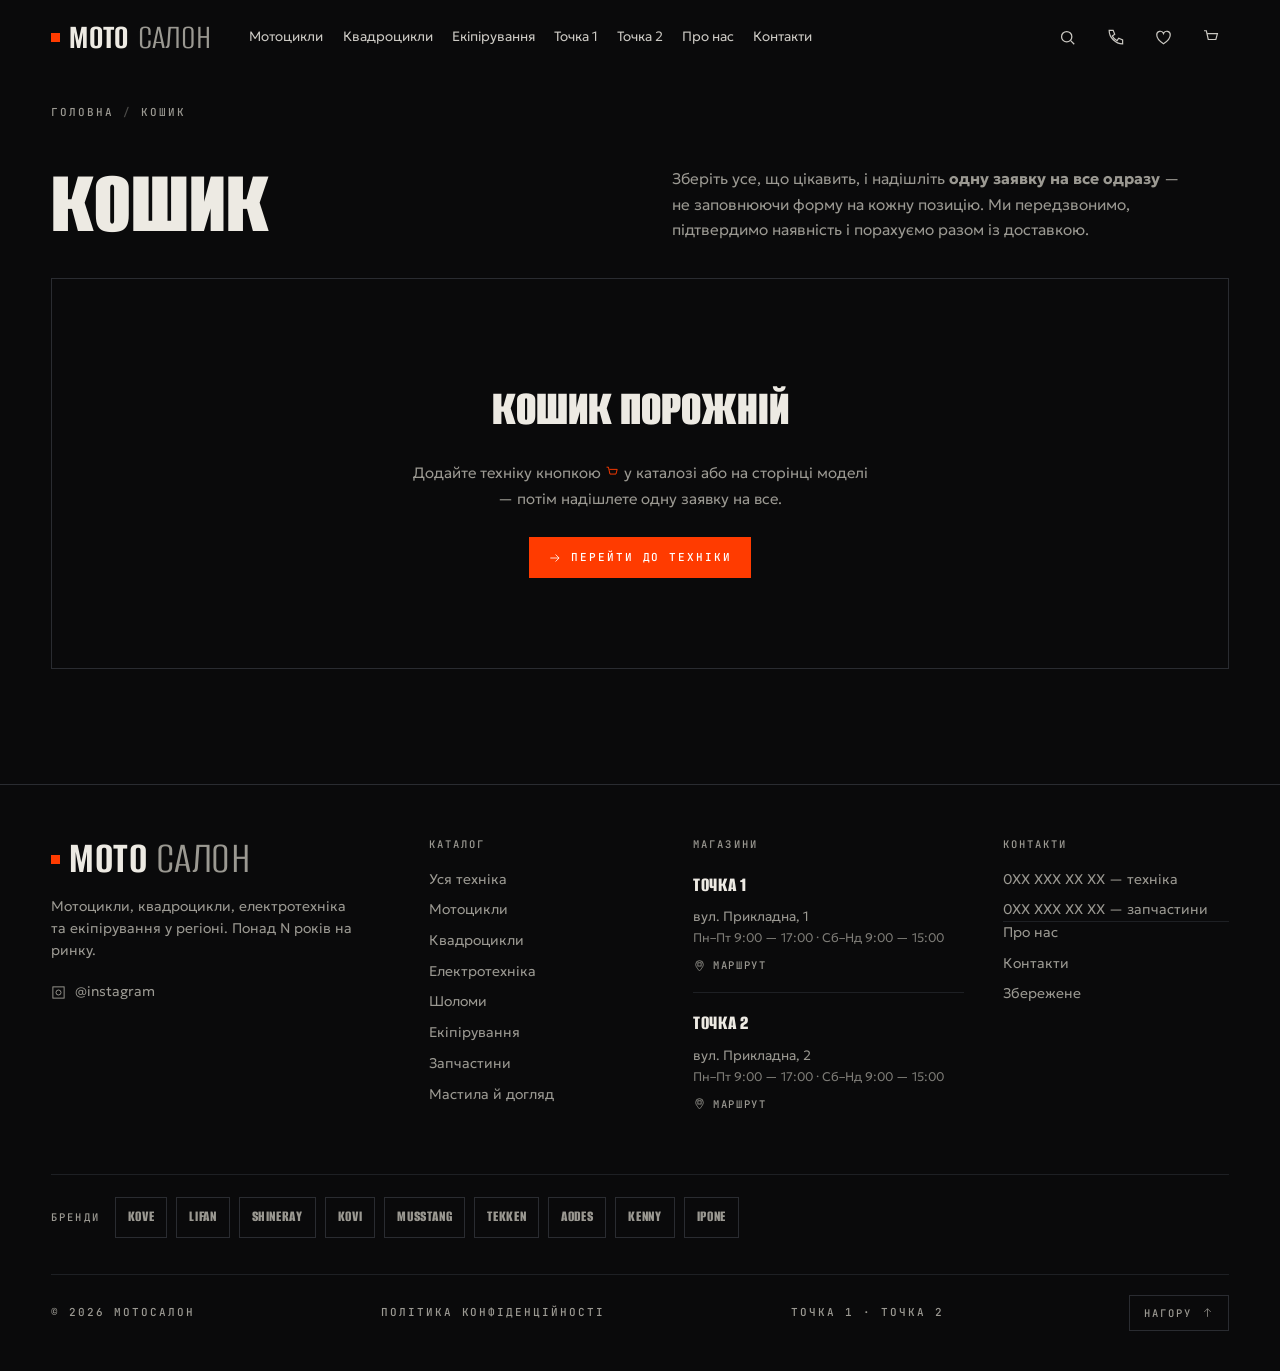
<file: koshyk.html>
<!DOCTYPE html>
<html lang="uk">
<head>
<meta charset="utf-8">
<meta name="viewport" content="width=device-width, initial-scale=1, viewport-fit=cover">
<title>Кошик — МОТОСАЛОН</title>
<meta name="description" content="Кошик Мотосалон: зберіть позиції й надішліть одну заявку на все одразу.">
<meta name="theme-color" content="#0A0A0B">
<link rel="preconnect" href="https://fonts.googleapis.com">
<link rel="preconnect" href="https://fonts.gstatic.com" crossorigin>
<link href="https://fonts.googleapis.com/css2?family=Alumni+Sans:wght@400;600;800;900&family=Geologica:wght@200;300;400;500;700;800;900&family=JetBrains+Mono:wght@400;500;700&display=swap" rel="stylesheet">
<link rel="stylesheet" href="style.css">
<link rel="stylesheet" href="pages.css">
</head>
<body>
<script src="sprite.js"></script>

<div id="bar-progress"></div>

<header class="topbar" id="topbar">
  <a class="brandmark" href="index.html" aria-label="Мотосалон">
    <span class="wm"><i></i><b>Мото</b><em>салон</em></span>
  </a>
  <nav class="nav">
    <a href="tehnika.html?cat=moto">Мотоцикли</a>
    <a href="tehnika.html?cat=atv">Квадроцикли</a>
    <a href="tehnika.html?cat=gear">Екіпірування</a>
    <a href="tehnika.html?city=Точка 1">Точка 1</a>
    <a href="tehnika.html?city=Точка 2">Точка 2</a>
    <a href="pro-nas.html">Про нас</a>
    <a href="kontakty.html">Контакти</a>
  </nav>
  <div class="tools">
    <button class="tool" type="button" data-search-open aria-label="Пошук"><svg><use href="#i-search"/></svg></button>
    <a class="tool" href="kontakty.html" aria-label="Контакти"><svg><use href="#i-phone"/></svg></a>
    <a class="tool" href="zberezhene.html" aria-label="Збережене"><svg><use href="#i-heart"/></svg><i class="badge" data-fav-count hidden>0</i></a>
    <a class="tool" href="koshyk.html" aria-label="Кошик"><svg><use href="#i-cart"/></svg><i class="badge" data-cart-count hidden>0</i></a>
    <button class="burger" id="burger" aria-label="Меню"><span></span></button>
  </div>
</header>

<div class="sheet" id="sheet">
  <button class="x" id="sheetClose" aria-label="Закрити">✕</button>
  <a href="tehnika.html">Техніка</a>
  <a href="pro-nas.html">Про нас</a>
  <a href="kontakty.html">Контакти</a>
  <a href="zberezhene.html">Збережене</a>
  <a href="koshyk.html">Кошик</a>
  <a href="index.html#brands">Бренди</a>
  <a href="index.html#delivery">Доставка</a>
</div>

<main id="top">

  <div class="crumbs mono">
    <a href="index.html">Головна</a><span class="sep">/</span><span>Кошик</span>
  </div>

  <div class="phead">
    <h1>Кошик</h1>
    <p>Зберіть усе, що цікавить, і надішліть <b>одну заявку на все одразу</b> — не заповнюючи форму на кожну позицію. Ми передзвонимо, підтвердимо наявність і порахуємо разом із доставкою.</p>
  </div>

  <div id="cartArea"></div>

</main>

<footer>
  <div class="foot-grid">

    <div>
      <a class="brandmark" href="index.html">
        <span class="wm"><i></i><b>Мото</b><em>салон</em></span>
      </a>
      <p class="dim" style="max-width:34ch;font-size:14px;margin:14px 0 0">Мотоцикли, квадроцикли, електротехніка та екіпірування у регіоні. Понад N років на ринку.</p>
      <div class="f-ig">
        <a href="#"><svg><use href="#i-ig"/></svg>@instagram</a>
      </div>
    </div>

    <div>
      <h4>Каталог</h4>
      <ul>
        <li><a href="tehnika.html">Уся техніка</a></li>
        <li><a href="tehnika.html?cat=moto">Мотоцикли</a></li>
        <li><a href="tehnika.html?cat=atv">Квадроцикли</a></li>
        <li><a href="tehnika.html?cat=electro">Електротехніка</a></li>
        <li><a href="tehnika.html?cat=helmet">Шоломи</a></li>
        <li><a href="tehnika.html?cat=gear">Екіпірування</a></li>
        <li><a href="tehnika.html?cat=parts">Запчастини</a></li>
        <li><a href="tehnika.html?cat=oil">Мастила й догляд</a></li>
      </ul>
    </div>

    <div>
      <h4>Магазини</h4>
      <div class="f-shop">
        <b>Точка 1</b>
        <span>вул. Прикладна, 1</span>
        <span class="hrs">Пн–Пт 9:00 — 17:00 · Сб–Нд 9:00 — 15:00</span>
        <a href="#" target="_blank" rel="noopener"><svg><use href="#i-pin"/></svg>Маршрут</a>
      </div>
      <div class="f-shop">
        <b>Точка 2</b>
        <span>вул. Прикладна, 2</span>
        <span class="hrs">Пн–Пт 9:00 — 17:00 · Сб–Нд 9:00 — 15:00</span>
        <a href="#" target="_blank" rel="noopener"><svg><use href="#i-pin"/></svg>Маршрут</a>
      </div>
    </div>

    <div>
      <h4>Контакти</h4>
      <ul>
        <li><a href="tel:+380000000000">0XX XXX XX XX — техніка</a></li>
        <li><a href="tel:+380000000000">0XX XXX XX XX — запчастини</a></li>
      </ul>
      <ul class="f-sub">
        <li><a href="pro-nas.html">Про нас</a></li>
        <li><a href="kontakty.html">Контакти</a></li>
        <li><a href="zberezhene.html">Збережене</a></li>
      </ul>
    </div>

  </div>

  <div class="f-brands">
    <span class="k">Бренди</span>
    <a href="tehnika.html?q=KOVE">Kove</a>
    <a href="tehnika.html?q=LIFAN">Lifan</a>
    <a href="tehnika.html?q=SHINERAY">Shineray</a>
    <a href="tehnika.html?q=KOVI">Kovi</a>
    <a href="tehnika.html?q=MUSSTANG">Musstang</a>
    <a href="tehnika.html?q=TEKKEN">Tekken</a>
    <a href="tehnika.html?q=AODES">Aodes</a>
    <a href="tehnika.html?q=KENNY">Kenny</a>
    <a href="tehnika.html?q=IPONE">Ipone</a>
  </div>

  <div class="foot-bot mono">
    <span>© <span id="yr">2026</span> Мотосалон</span>
    <a class="f-legal" href="#" data-soon>Політика конфіденційності</a>
    <span>Точка 1 · Точка 2</span>
    <button class="to-top" type="button" data-to-top>Нагору<svg><use href="#i-arrow"/></svg></button>
  </div>
</footer>

<nav class="dock" aria-label="Швидкий звʼязок">
  <a href="tel:+380000000000" class="hot"><svg><use href="#i-phone"/></svg>Техніка</a>
  <a href="tel:+380000000000"><svg><use href="#i-gear"/></svg>Запчастини</a>
</nav>

<script src="data.js"></script>
<script src="app.js"></script>
<script>
(function(){
  var area = document.getElementById('cartArea');

  function esc(s){ return String(s).replace(/[<>&"]/g, function(c){
    return {'<':'&lt;','>':'&gt;','&':'&amp;','"':'&quot;'}[c]; }); }

  function row(it){
    var p = it.p;
    return '<div class="crt-row" data-row="' + p.id + '">' +
      '<a class="crt-shot hatch" href="model.html?id=' + p.id + '" aria-label="' + esc(p.brand + ' ' + p.name) + '">' +
        '<i class="corner c1"></i><i class="corner c2"></i><i class="corner c3"></i><i class="corner c4"></i>' +
      '</a>' +
      '<div class="crt-info">' +
        '<span class="crt-brand mono">' + p.brand + ' · ' + MM.catName(p.cat) + '</span>' +
        '<a class="crt-name" href="model.html?id=' + p.id + '">' + esc(p.name) + '</a>' +
        '<span class="crt-spec">' + esc(p.spec) + '</span>' +
        '<span class="crt-stock mono">Точка 1 — ' + p.shop1 + ' · Точка 2 — ' + p.shop2 + '</span>' +
      '</div>' +
      '<div class="crt-qty">' +
        '<button type="button" data-minus="' + p.id + '" aria-label="Менше">−</button>' +
        '<input type="text" inputmode="numeric" value="' + it.qty + '" data-qty="' + p.id + '" aria-label="Кількість">' +
        '<button type="button" data-plus="' + p.id + '" aria-label="Більше">+</button>' +
      '</div>' +
      '<div class="crt-sum">' + MM.fmt(p.price * it.qty) + ' <em>грн</em>' +
        (it.qty > 1 ? '<span class="mono">' + MM.fmt(p.price) + ' × ' + it.qty + '</span>' : '') +
      '</div>' +
      '<button class="crt-del" type="button" data-del="' + p.id + '" aria-label="Прибрати">✕</button>' +
    '</div>';
  }

  function draw(){
    var items = MM.cartItems();

    if (!items.length){
      area.innerHTML =
        '<div class="crt-empty">' +
          '<b>Кошик порожній</b>' +
          '<p>Додайте техніку кнопкою <svg class="ic"><use href="#i-cart"/></svg> у каталозі або на сторінці моделі — потім надішлете одну заявку на все.</p>' +
          '<a class="btn-sq solid" href="tehnika.html"><svg><use href="#i-arrow"/></svg>Перейти до техніки</a>' +
        '</div>';
      return;
    }

    area.innerHTML =
      '<div class="crt-list">' + items.map(row).join('') + '</div>' +
      '<div class="crt-foot">' +
        '<div class="crt-total">' +
          '<span class="mono">Разом за ' + MM.cartCount() + ' поз.</span>' +
          '<b>' + MM.fmt(MM.cartTotal()) + ' <em>грн</em></b>' +
          '<span class="crt-note mono">Без урахування доставки. Остаточну суму підтвердимо в розмові.</span>' +
        '</div>' +
        '<button class="btn-sq" type="button" id="crtClear"><svg><use href="#i-arrow"/></svg>Очистити кошик</button>' +
      '</div>' +

      '<section class="crt-order">' +
        '<div>' +
          '<h2>Надіслати<br>заявку</h2>' +
          '<p class="lead">Один раз лишаєте контакти — і ми передзвонимо по всьому списку разом. Нічого оплачувати онлайн не потрібно.</p>' +
        '</div>' +
        '<form class="cb-form" id="crtForm">' +
          '<label class="field"><span>Імʼя</span><input type="text" name="name" required placeholder="Як до вас звертатись"></label>' +
          '<label class="field"><span>Телефон</span><input type="tel" name="phone" required placeholder="068 000 00 00"></label>' +
          '<label class="field wide"><span>Коментар</span><textarea name="note" placeholder="Місто, зручний час дзвінка, питання по комплектації"></textarea></label>' +
          '<button class="find" type="submit"><svg><use href="#i-arrow"/></svg>Відправити заявку</button>' +
          '<div class="cb-ok" id="crtOk" hidden>' +
            '<b>Заявку записано</b>' +
            'Передзвонимо найближчим часом по всьому списку. Якщо питання термінове — набирайте самі: ' +
            '<a href="tel:+380000000000" style="color:var(--sig)">0XX XXX XX XX</a>.' +
          '</div>' +
        '</form>' +
      '</section>';
  }

  /* кількість, видалення, очищення */
  area.addEventListener('click', function(e){
    var el = e.target.closest('[data-plus],[data-minus],[data-del],#crtClear');
    if (!el) return;
    if (el.id === 'crtClear'){ MM.cartClear(); draw(); return; }
    var id = el.getAttribute('data-plus') || el.getAttribute('data-minus') || el.getAttribute('data-del');
    var cur = 0;
    MM.cartItems().forEach(function(x){ if (x.p.id === id) cur = x.qty; });
    if (el.hasAttribute('data-plus'))  MM.cartSetQty(id, cur + 1);
    if (el.hasAttribute('data-minus')) MM.cartSetQty(id, cur - 1);
    if (el.hasAttribute('data-del'))   MM.cartRemove(id);
    draw();
  });

  area.addEventListener('change', function(e){
    var inp = e.target.closest('[data-qty]');
    if (!inp) return;
    var n = parseInt(String(inp.value).replace(/[^\d]/g, ''), 10);
    MM.cartSetQty(inp.getAttribute('data-qty'), isNaN(n) ? 1 : n);
    draw();
  });

  /* TODO: заявка поки нікуди не відправляється — потрібен бекенд
     або бот у Telegram. Список позицій для відправки збирається тут. */
  area.addEventListener('submit', function(e){
    if (e.target.id !== 'crtForm') return;
    e.preventDefault();
    var order = MM.cartItems().map(function(x){
      return {id:x.p.id, name:x.p.brand + ' ' + x.p.name, qty:x.qty, price:x.p.price};
    });
    console.log('Заявка (поки нікуди не йде):', {items:order, total:MM.cartTotal()});
    [].forEach.call(e.target.querySelectorAll('.field, .find'), function(el){ el.hidden = true; });
    document.getElementById('crtOk').hidden = false;
  });

  draw();
})();
</script>
</body>
</html>
</file>
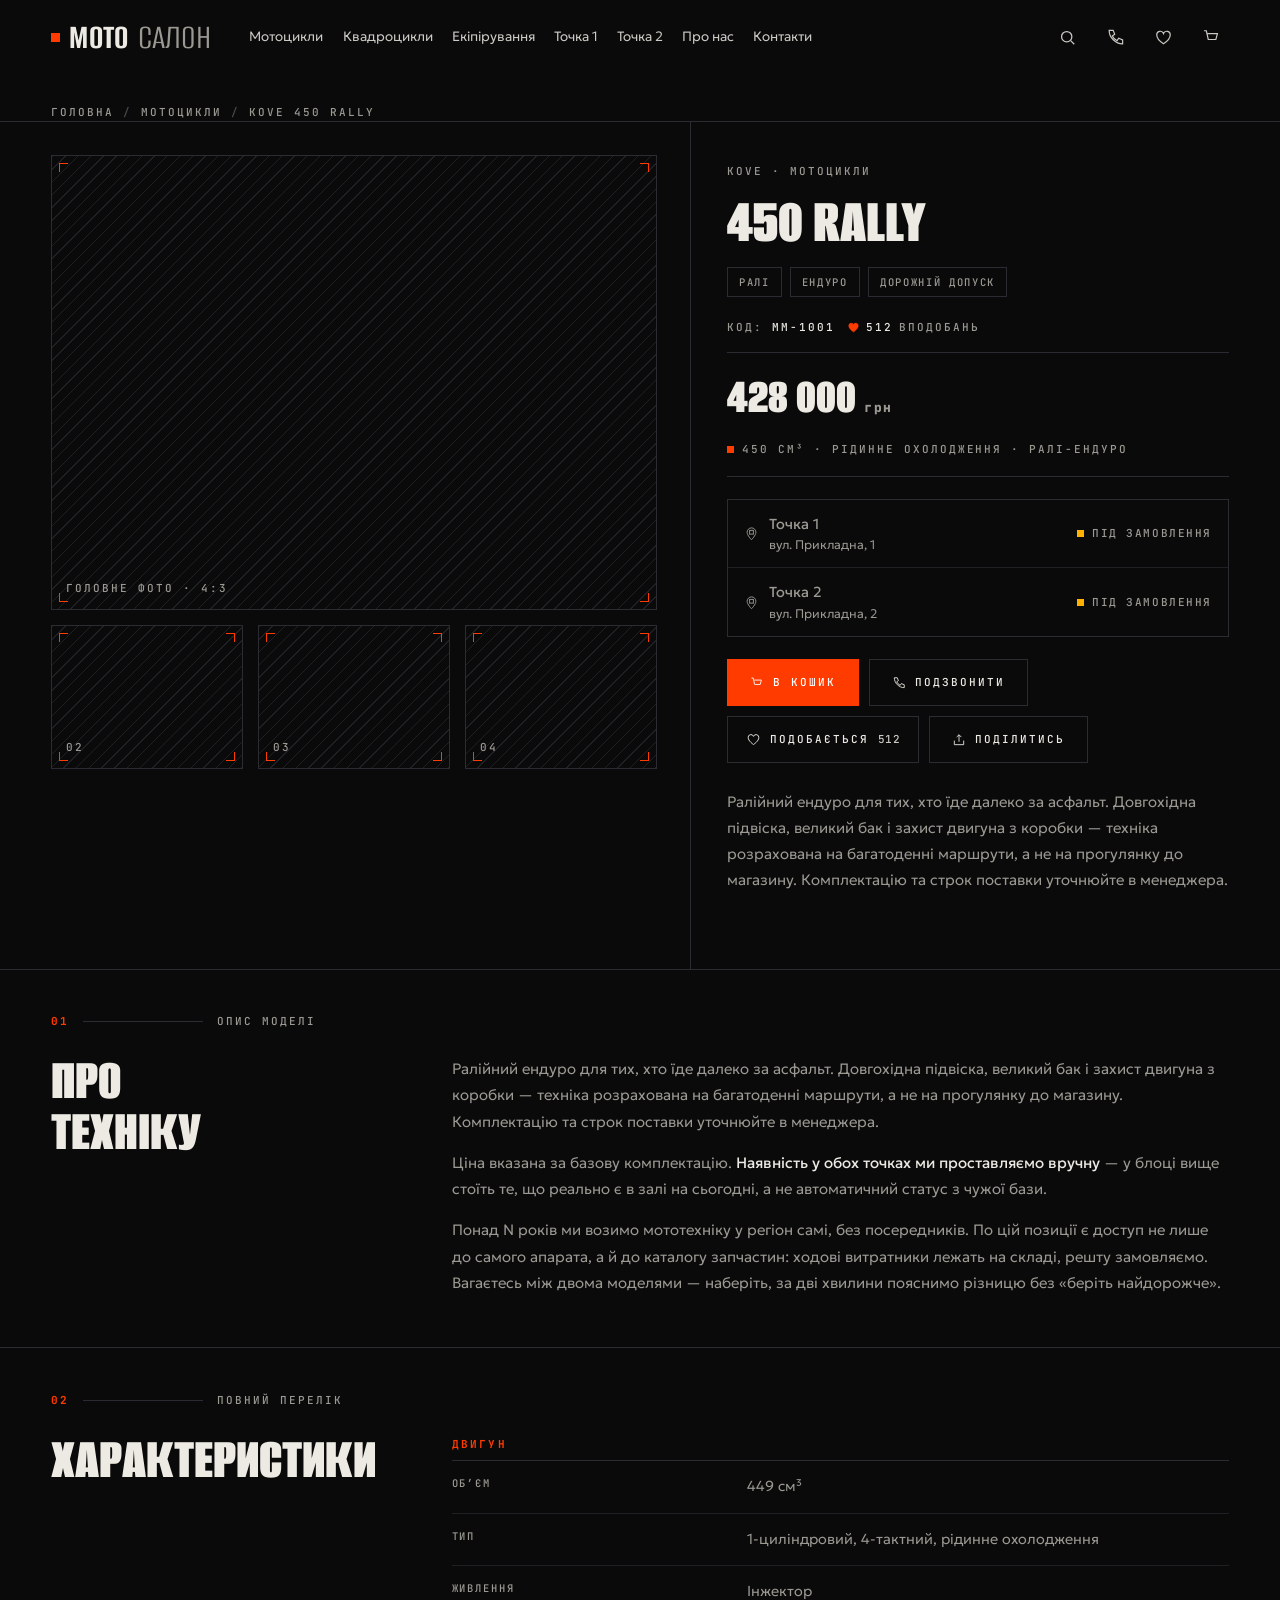
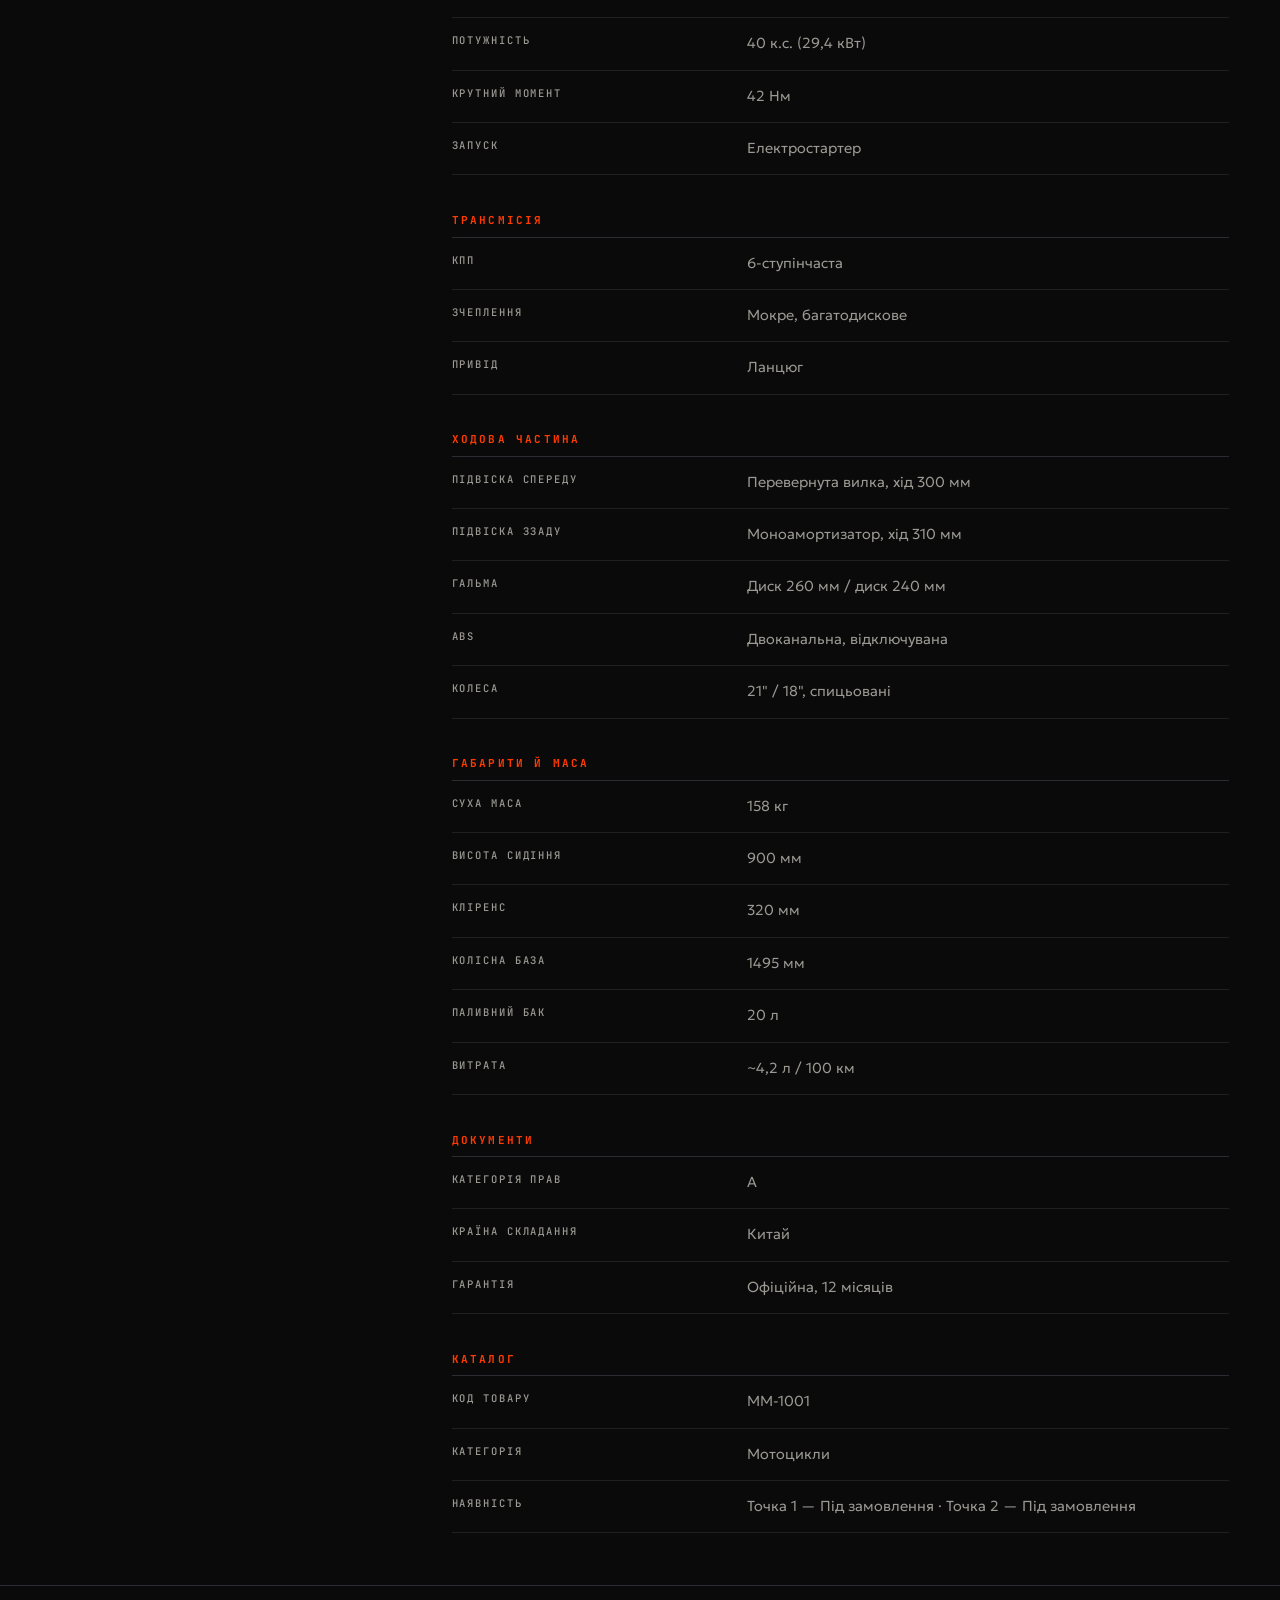
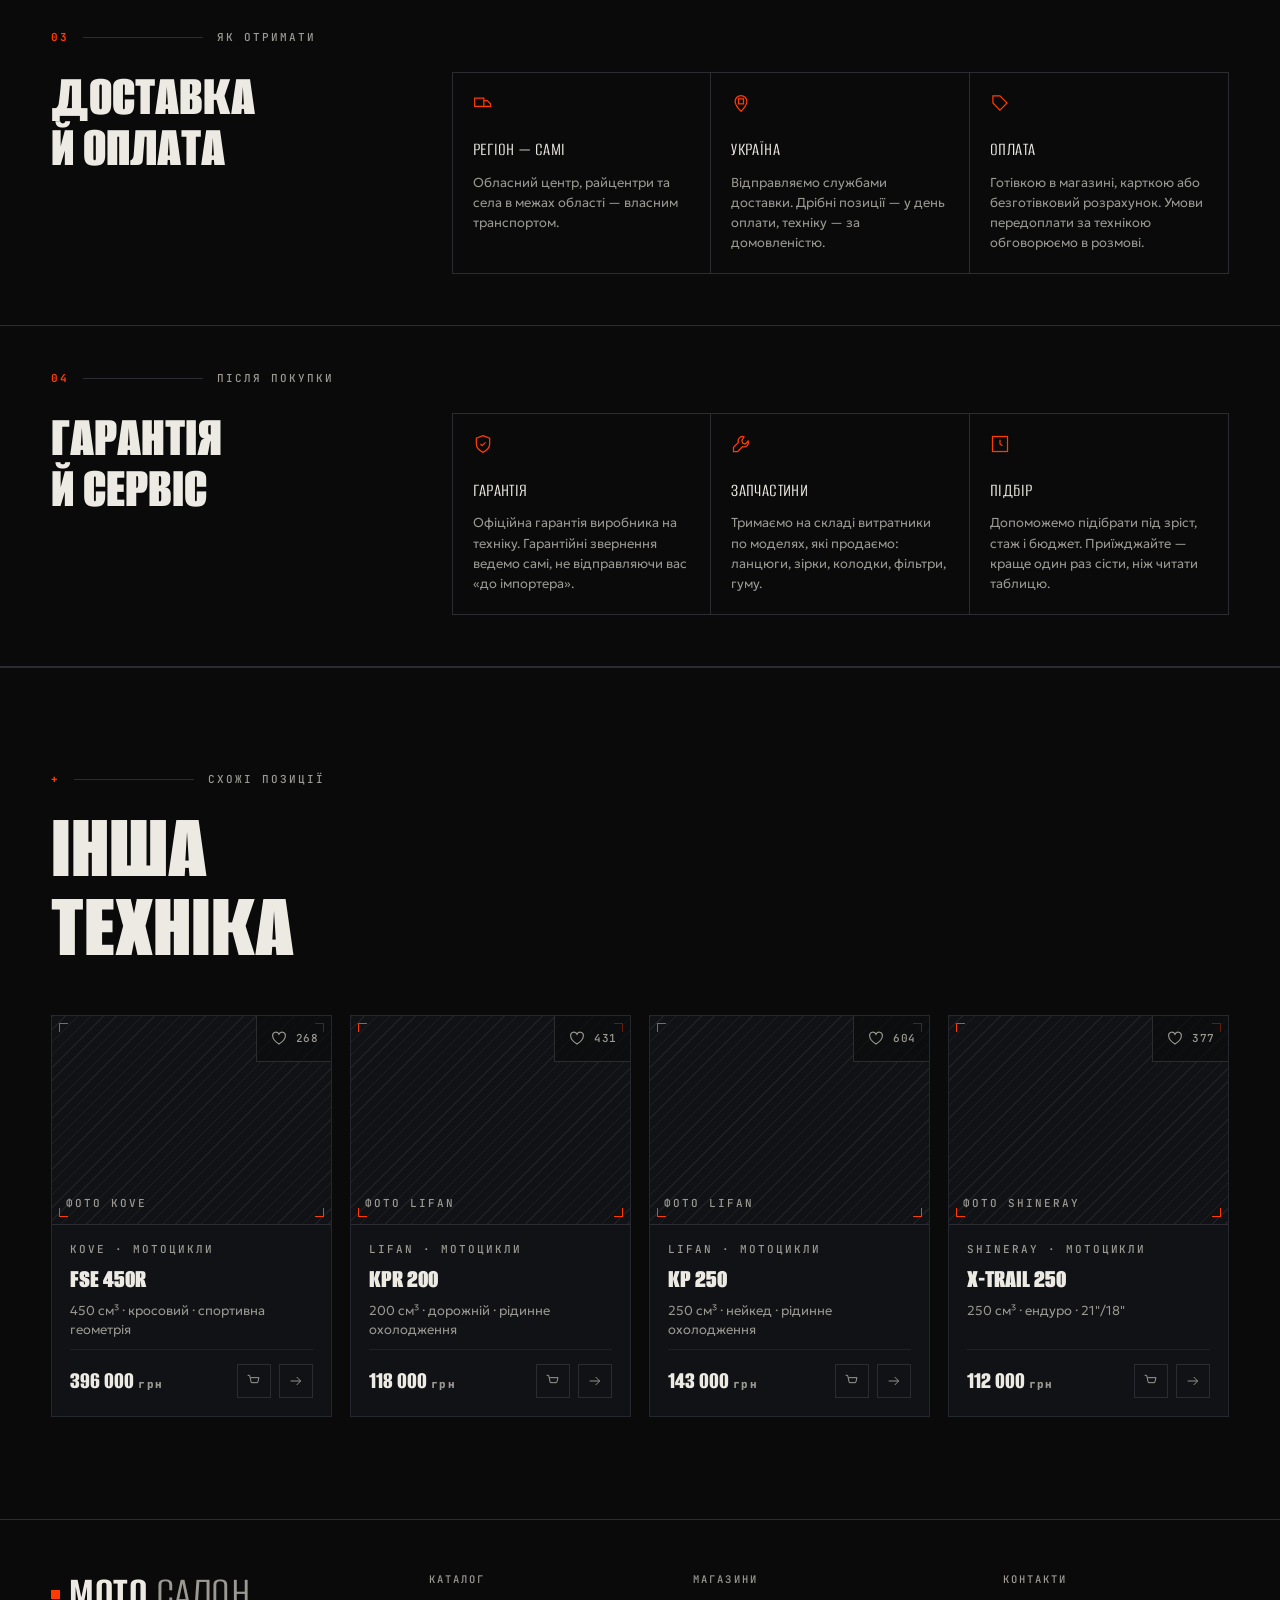
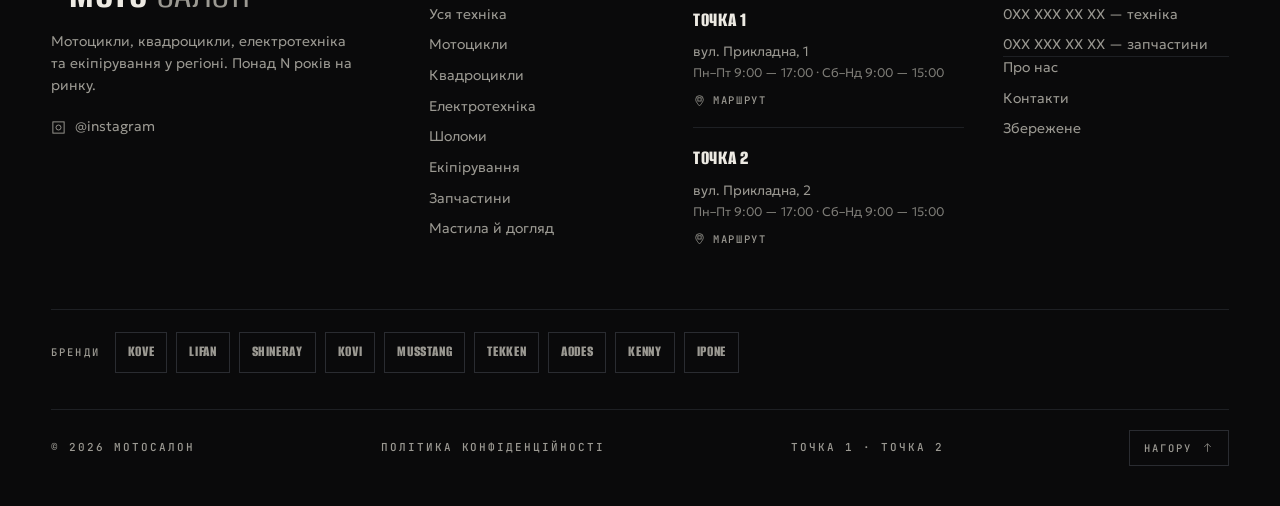
<file: model.html>
<!DOCTYPE html>
<html lang="uk">
<head>
<meta charset="utf-8">
<meta name="viewport" content="width=device-width, initial-scale=1, viewport-fit=cover">
<title>Модель — МОТОСАЛОН</title>
<meta name="description" content="Картка техніки Мотосалон: характеристики, ціна, наявність у обох точках, доставка по області.">
<meta name="theme-color" content="#0A0A0B">
<link rel="preconnect" href="https://fonts.googleapis.com">
<link rel="preconnect" href="https://fonts.gstatic.com" crossorigin>
<link href="https://fonts.googleapis.com/css2?family=Alumni+Sans:wght@400;600;800;900&family=Geologica:wght@200;300;400;500;700;800;900&family=JetBrains+Mono:wght@400;500;700&display=swap" rel="stylesheet">
<link rel="stylesheet" href="style.css">
<link rel="stylesheet" href="pages.css">
</head>
<body>
<script src="sprite.js"></script>

<div id="bar-progress"></div>

<header class="topbar" id="topbar">
  <a class="brandmark" href="index.html" aria-label="Мотосалон">
    <span class="wm"><i></i><b>Мото</b><em>салон</em></span>
  </a>
  <nav class="nav">
    <a href="tehnika.html?cat=moto">Мотоцикли</a>
    <a href="tehnika.html?cat=atv">Квадроцикли</a>
    <a href="tehnika.html?cat=gear">Екіпірування</a>
    <a href="tehnika.html?city=Точка 1">Точка 1</a>
    <a href="tehnika.html?city=Точка 2">Точка 2</a>
    <a href="pro-nas.html">Про нас</a>
    <a href="kontakty.html">Контакти</a>
  </nav>
  <div class="tools">
    <button class="tool" type="button" data-search-open aria-label="Пошук"><svg><use href="#i-search"/></svg></button>
    <a class="tool" href="kontakty.html" aria-label="Контакти"><svg><use href="#i-phone"/></svg></a>
    <a class="tool" href="zberezhene.html" aria-label="Збережене"><svg><use href="#i-heart"/></svg><i class="badge" data-fav-count hidden>0</i></a>
    <a class="tool" href="koshyk.html" aria-label="Кошик"><svg><use href="#i-cart"/></svg><i class="badge" data-cart-count hidden>0</i></a>
    <button class="burger" id="burger" aria-label="Меню"><span></span></button>
  </div>
</header>

<div class="sheet" id="sheet">
  <button class="x" id="sheetClose" aria-label="Закрити">✕</button>
  <a href="tehnika.html">Техніка</a>
  <a href="pro-nas.html">Про нас</a>
  <a href="kontakty.html">Контакти</a>
  <a href="zberezhene.html">Збережене</a>
  <a href="koshyk.html">Кошик</a>
  <a href="index.html#brands">Бренди</a>
  <a href="index.html#delivery">Доставка</a>
</div>

<main id="top">

  <div class="crumbs mono">
    <a href="index.html">Головна</a><span class="sep">/</span>
    <a href="tehnika.html" id="crumbCat">Техніка</a><span class="sep">/</span>
    <span id="crumbNow">Модель</span>
  </div>

  <section class="prod" id="prod"></section>

  <div class="p-blocks" id="blocks"></div>

  <section class="sec">
    <div class="sec-head">
      <div>
        <div class="sec-num mono"><b>+</b><span class="l"></span><span>Схожі позиції</span></div>
        <h2 class="sec-title rv">Інша<br>техніка</h2>
      </div>
    </div>
    <div class="grid" id="more"></div>
  </section>

</main>

<footer>
  <div class="foot-grid">

    <div>
      <a class="brandmark" href="index.html">
    <span class="wm"><i></i><b>Мото</b><em>салон</em></span>
  </a>
      <p class="dim" style="max-width:34ch;font-size:14px;margin:14px 0 0">Мотоцикли, квадроцикли, електротехніка та екіпірування у регіоні. Понад N років на ринку.</p>
      <div class="f-ig">
        <a href="#"><svg><use href="#i-ig"/></svg>@instagram</a>
      </div>
    </div>

    <div>
      <h4>Каталог</h4>
      <ul>
        <li><a href="tehnika.html">Уся техніка</a></li>
        <li><a href="tehnika.html?cat=moto">Мотоцикли</a></li>
        <li><a href="tehnika.html?cat=atv">Квадроцикли</a></li>
        <li><a href="tehnika.html?cat=electro">Електротехніка</a></li>
        <li><a href="tehnika.html?cat=helmet">Шоломи</a></li>
        <li><a href="tehnika.html?cat=gear">Екіпірування</a></li>
        <li><a href="tehnika.html?cat=parts">Запчастини</a></li>
        <li><a href="tehnika.html?cat=oil">Мастила й догляд</a></li>
      </ul>
    </div>

    <div>
      <h4>Магазини</h4>
      <div class="f-shop">
        <b>Точка 1</b>
        <span>вул. Прикладна, 1</span>
        <span class="hrs">Пн–Пт 9:00 — 17:00 · Сб–Нд 9:00 — 15:00</span>
        <a href="#" target="_blank" rel="noopener"><svg><use href="#i-pin"/></svg>Маршрут</a>
      </div>
      <div class="f-shop">
        <b>Точка 2</b>
        <span>вул. Прикладна, 2</span>
        <span class="hrs">Пн–Пт 9:00 — 17:00 · Сб–Нд 9:00 — 15:00</span>
        <a href="#" target="_blank" rel="noopener"><svg><use href="#i-pin"/></svg>Маршрут</a>
      </div>
    </div>

    <div>
      <h4>Контакти</h4>
      <ul>
        <li><a href="tel:+380000000000">0XX XXX XX XX — техніка</a></li>
        <li><a href="tel:+380000000000">0XX XXX XX XX — запчастини</a></li>
      </ul>
      <ul class="f-sub">
        <li><a href="pro-nas.html">Про нас</a></li>
        <li><a href="kontakty.html">Контакти</a></li>
        <li><a href="zberezhene.html">Збережене</a></li>
      </ul>
    </div>

  </div>

  <div class="f-brands">
    <span class="k">Бренди</span>
    <a href="tehnika.html?q=KOVE">Kove</a>
    <a href="tehnika.html?q=LIFAN">Lifan</a>
    <a href="tehnika.html?q=SHINERAY">Shineray</a>
    <a href="tehnika.html?q=KOVI">Kovi</a>
    <a href="tehnika.html?q=MUSSTANG">Musstang</a>
    <a href="tehnika.html?q=TEKKEN">Tekken</a>
    <a href="tehnika.html?q=AODES">Aodes</a>
    <a href="tehnika.html?q=KENNY">Kenny</a>
    <a href="tehnika.html?q=IPONE">Ipone</a>
  </div>

  <div class="foot-bot mono">
    <span>© <span id="yr">2026</span> Мотосалон</span>
    <a class="f-legal" href="#" data-soon>Політика конфіденційності</a>
    <span>Точка 1 · Точка 2</span>
    <button class="to-top" type="button" data-to-top>Нагору<svg><use href="#i-arrow"/></svg></button>
  </div>
</footer>

<nav class="dock" aria-label="Швидкий звʼязок">
  <a href="tel:+380000000000" class="hot"><svg><use href="#i-phone"/></svg>Техніка</a>
  <a href="tel:+380000000000"><svg><use href="#i-gear"/></svg>Запчастини</a>
</nav>

<script src="data.js"></script>
<script src="app.js"></script>
<script>
(function(){
  var id = new URLSearchParams(location.search).get('id');
  var idx = PRODUCTS.findIndex(function(x){ return x.id === id; });
  if (idx < 0) idx = 0;
  var p = PRODUCTS[idx];
  var code = 'MM-' + (1001 + idx);

  document.title = p.brand + ' ' + p.name + ' — МОТОСАЛОН';
  document.getElementById('crumbNow').textContent = p.brand + ' ' + p.name;
  var cc = document.getElementById('crumbCat');
  cc.textContent = MM.catName(p.cat);
  cc.href = 'tehnika.html?cat=' + p.cat;

  function slot(cls, cap){
    return '<div class="' + cls + ' hatch">' +
      '<i class="corner c1"></i><i class="corner c2"></i><i class="corner c3"></i><i class="corner c4"></i>' +
      '<span class="shot-cap mono">' + cap + '</span></div>';
  }
  /* статус наявності: значення беруться з data.js, магазин міняє їх сам */
  function st(v){
    var cls = v === 'Є' ? 'yes' : (v === 'Немає' ? 'no' : 'wait');
    var txt = v === 'Є' ? 'В наявності' : v;
    return '<span class="av-st ' + cls + '"><i></i>' + txt + '</span>';
  }
  function shopRow(name, addr, v){
    return '<div class="avail-row"><span class="av-shop"><svg><use href="#i-pin"/></svg>' +
           '<span><b>' + name + '</b><span>' + addr + '</span></span></span>' + st(v) + '</div>';
  }

  document.getElementById('prod').innerHTML =
    '<div class="prod-media rv">' +
      slot('shot-big shot', 'Головне фото · 4:3') +
      '<div class="thumbs">' + slot('thumb shot', '02') + slot('thumb shot', '03') + slot('thumb shot', '04') + '</div>' +
    '</div>' +
    '<div class="prod-info rv">' +
      '<span class="p-brand mono">' + p.brand + ' · ' + MM.catName(p.cat) + '</span>' +
      '<h1>' + p.name + '</h1>' +
      '<div class="p-tags">' + p.tags.map(function(t){ return '<span>' + t + '</span>'; }).join('') + '</div>' +
      '<div class="p-code mono"><span>Код: <b>' + code + '</b></span>' +
        '<span class="likes"><svg><use href="#i-heart"/></svg><b data-like-n="' + p.id + '">' + MM.likeCount(p) + '</b> вподобань</span></div>' +
      '<div class="p-price"><b>' + MM.fmt(p.price) + ' <em>грн</em></b>' +
        '<span class="p-stock mono"><i></i>' + p.spec + '</span></div>' +
      '<div class="avail">' +
        shopRow('Точка 1', 'вул. Прикладна, 1', p.shop1) +
        shopRow('Точка 2', 'вул. Прикладна, 2', p.shop2) +
      '</div>' +
      '<div class="p-acts">' +
        '<button class="btn-sq solid" type="button" data-cart="' + p.id + '" data-cart-label id="btnCart">' +
          '<svg><use href="#i-cart"/></svg><span>' + (MM.cartHas(p.id) ? 'У кошику' : 'В кошик') + '</span></button>' +
        '<a class="btn-sq" href="tel:+380000000000"><svg><use href="#i-phone"/></svg>Подзвонити</a>' +
        '<button class="btn-like' + (MM.isSaved(p.id) ? ' on' : '') + '" type="button" data-like="' + p.id + '">' +
          '<svg><use href="#i-heart"/></svg>Подобається <b data-like-n="' + p.id + '">' + MM.likeCount(p) + '</b></button>' +
        '<span class="share-wrap">' +
          '<button class="btn-sq" type="button" id="btnShare"><svg><use href="#i-share"/></svg>Поділитись</button>' +
          '<div class="share-pop" id="sharePop" hidden></div>' +
        '</span>' +
      '</div>' +
      '<p class="p-desc">' + p.desc + '</p>' +
    '</div>';

  /* ---- розгорнуті блоки під карткою ---- */
  function block(num, kicker, title, body){
    return '<section class="p-block">' +
      '<div class="p-block-head"><b>' + num + '</b><span class="l"></span><span>' + kicker + '</span></div>' +
      '<div class="p-block-body"><h2 class="rv">' + title + '</h2><div class="txt rv">' + body + '</div></div>' +
    '</section>';
  }
  function info(icon, title, text){
    return '<div class="infobox"><svg><use href="#' + icon + '"/></svg><b>' + title + '</b><p>' + text + '</p></div>';
  }

  var about =
    '<p>' + p.desc + '</p>' +
    '<p>Ціна вказана за базову комплектацію. <b>Наявність у обох точках ми проставляємо вручну</b> — у блоці вище стоїть те, що реально є в залі на сьогодні, а не автоматичний статус з чужої бази.</p>' +
    '<p>Понад N років ми возимо мототехніку у регіон самі, без посередників. По цій позиції є доступ не лише до самого апарата, а й до каталогу запчастин: ходові витратники лежать на складі, решту замовляємо. Вагаєтесь між двома моделями — наберіть, за дві хвилини пояснимо різницю без «беріть найдорожче».</p>';

  /* характеристики йдуть групами: Двигун, Трансмісія, Ходова… */
  var groups = p.specs.concat([['Каталог', [
    ['Код товару', code],
    ['Категорія', MM.catName(p.cat)],
    ['Наявність', 'Точка 1 — ' + p.shop1 + ' · Точка 2 — ' + p.shop2]
  ]]]);
  var specsTable = groups.map(function(g){
    return '<div class="spec-group">' +
      '<h3 class="mono">' + g[0] + '</h3>' +
      '<table class="spec">' +
        g[1].map(function(r){ return '<tr><th>' + r[0] + '</th><td>' + r[1] + '</td></tr>'; }).join('') +
      '</table></div>';
  }).join('');

  var deliv = '<div class="infogrid">' +
    info('i-truck', 'Регіон — самі', 'Обласний центр, райцентри та села в межах області — власним транспортом.') +
    info('i-pin', 'Україна', 'Відправляємо службами доставки. Дрібні позиції — у день оплати, техніку — за домовленістю.') +
    info('i-tag', 'Оплата', 'Готівкою в магазині, карткою або безготівковий розрахунок. Умови передоплати за технікою обговорюємо в розмові.') +
    '</div>';

  var warranty = '<div class="infogrid">' +
    info('i-shield', 'Гарантія', 'Офіційна гарантія виробника на техніку. Гарантійні звернення ведемо самі, не відправляючи вас «до імпортера».') +
    info('i-gear', 'Запчастини', 'Тримаємо на складі витратники по моделях, які продаємо: ланцюги, зірки, колодки, фільтри, гуму.') +
    info('i-clock', 'Підбір', 'Допоможемо підібрати під зріст, стаж і бюджет. Приїжджайте — краще один раз сісти, ніж читати таблицю.') +
    '</div>';

  document.getElementById('blocks').innerHTML =
    block('01', 'Опис моделі', 'Про<br>техніку', about) +
    block('02', 'Повний перелік', 'Характеристики', specsTable) +
    block('03', 'Як отримати', 'Доставка<br>й оплата', deliv) +
    block('04', 'Після покупки', 'Гарантія<br>й сервіс', warranty);

  /* ---- інша техніка ---- */
  var more = PRODUCTS.filter(function(x){ return x.id !== p.id && x.cat === p.cat; })
    .concat(PRODUCTS.filter(function(x){ return x.id !== p.id && x.cat !== p.cat; }))
    .slice(0, 4);
  document.getElementById('more').innerHTML = more.map(MM.card).join('');

  /* ---- поділитись ----
     Власне меню просто під кнопкою: позицію системного вікна задає ОС,
     її не змінити, тому робимо своє. Передаємо ТІЛЬКИ посилання, без
     заголовків і цін — щоб у месенджер лягав чистий лінк. */
  var shareBtn = document.getElementById('btnShare');
  var sharePop = document.getElementById('sharePop');
  var label = shareBtn.lastChild;
  var URL_ = location.href;
  var E = encodeURIComponent(URL_);

  var rows = [
    ['copy', 'Копіювати посилання', ''],
    ['tg',   'Telegram',  'https://t.me/share/url?url=' + E],
    ['vb',   'Viber',     'viber://forward?text=' + E],
    ['wa',   'WhatsApp',  'https://wa.me/?text=' + E],
    ['fb',   'Facebook',  'https://www.facebook.com/sharer/sharer.php?u=' + E]
  ];
  sharePop.innerHTML = rows.map(function(r){
    return r[2]
      ? '<a class="share-row mono" href="' + r[2] + '" target="_blank" rel="noopener">' + r[1] + '</a>'
      : '<button class="share-row mono" type="button" data-copy>' + r[1] + '</button>';
  }).join('') + (navigator.share
      ? '<button class="share-row mono" type="button" data-native>Інші застосунки…</button>' : '');

  function flash(msg){
    var old = label.textContent;
    label.textContent = msg;
    shareBtn.classList.add('solid');
    setTimeout(function(){ label.textContent = old; shareBtn.classList.remove('solid'); }, 1800);
  }
  function closePop(){ sharePop.hidden = true; shareBtn.setAttribute('aria-expanded', 'false'); }

  /* тримаємо меню в межах екрана, звідки б його не відкрили */
  function place(){
    var pad = 12;
    sharePop.style.left = '0px';
    var r = sharePop.getBoundingClientRect();
    var over = r.right - (window.innerWidth - pad);
    if (over > 0) sharePop.style.left = (-over) + 'px';
    var r2 = sharePop.getBoundingClientRect();
    if (r2.left < pad) sharePop.style.left = (parseFloat(sharePop.style.left || 0) + (pad - r2.left)) + 'px';
  }

  shareBtn.setAttribute('aria-expanded', 'false');
  shareBtn.addEventListener('click', function(e){
    e.stopPropagation();
    sharePop.hidden = !sharePop.hidden;
    if (!sharePop.hidden) place();
    shareBtn.setAttribute('aria-expanded', String(!sharePop.hidden));
  });
  window.addEventListener('resize', function(){ if (!sharePop.hidden) place(); });

  sharePop.addEventListener('click', function(e){
    var el = e.target.closest('.share-row');
    if (!el) return;
    if (el.hasAttribute('data-copy')){
      e.preventDefault();
      if (navigator.clipboard && navigator.clipboard.writeText){
        navigator.clipboard.writeText(URL_).then(
          function(){ flash('Посилання скопійовано'); },
          function(){ flash('Скопіюйте з адресного рядка'); });
      } else { flash('Скопіюйте з адресного рядка'); }
    } else if (el.hasAttribute('data-native')){
      e.preventDefault();
      navigator.share({url: URL_}).catch(function(){});
    }
    closePop();
  });

  document.addEventListener('click', function(e){
    if (!sharePop.hidden && !e.target.closest('.share-wrap')) closePop();
  });
  document.addEventListener('keydown', function(e){ if (e.key === 'Escape') closePop(); });

  MM.reveal();
})();
</script>
</body>
</html>
</file>
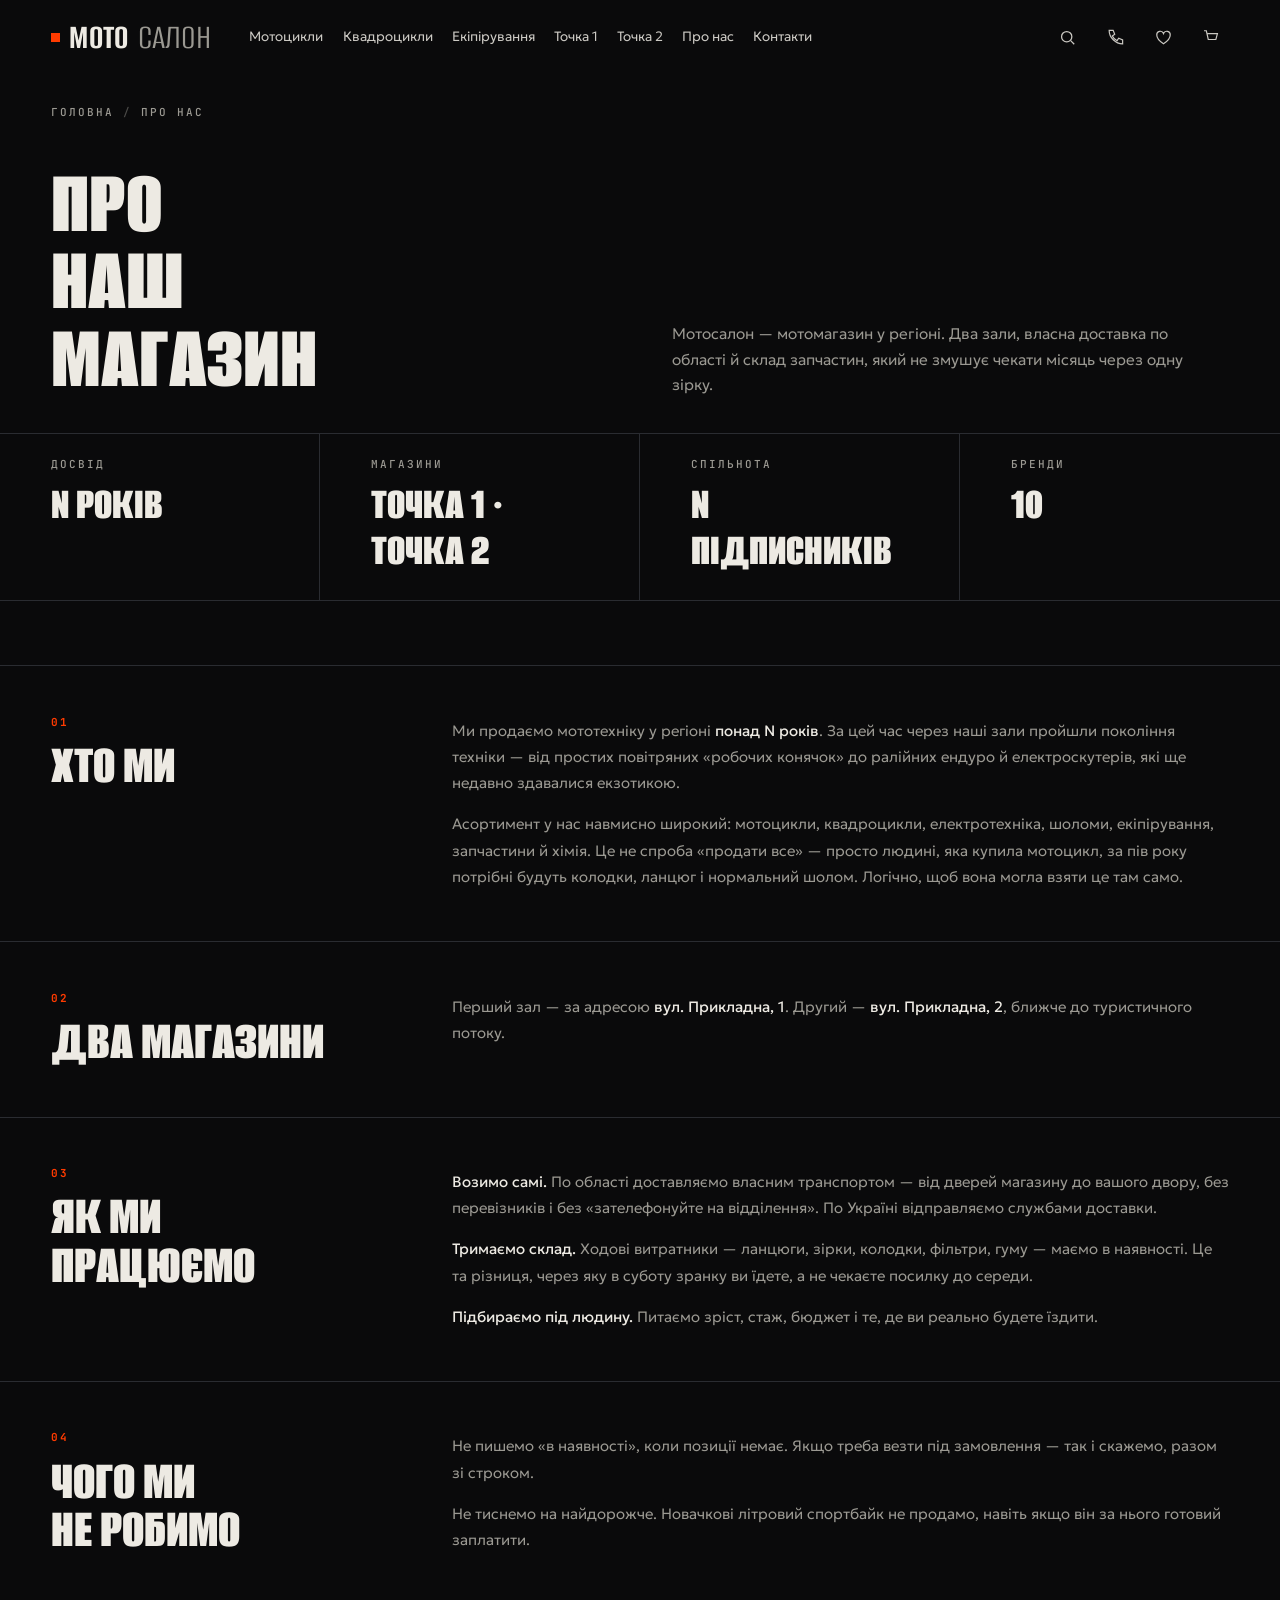
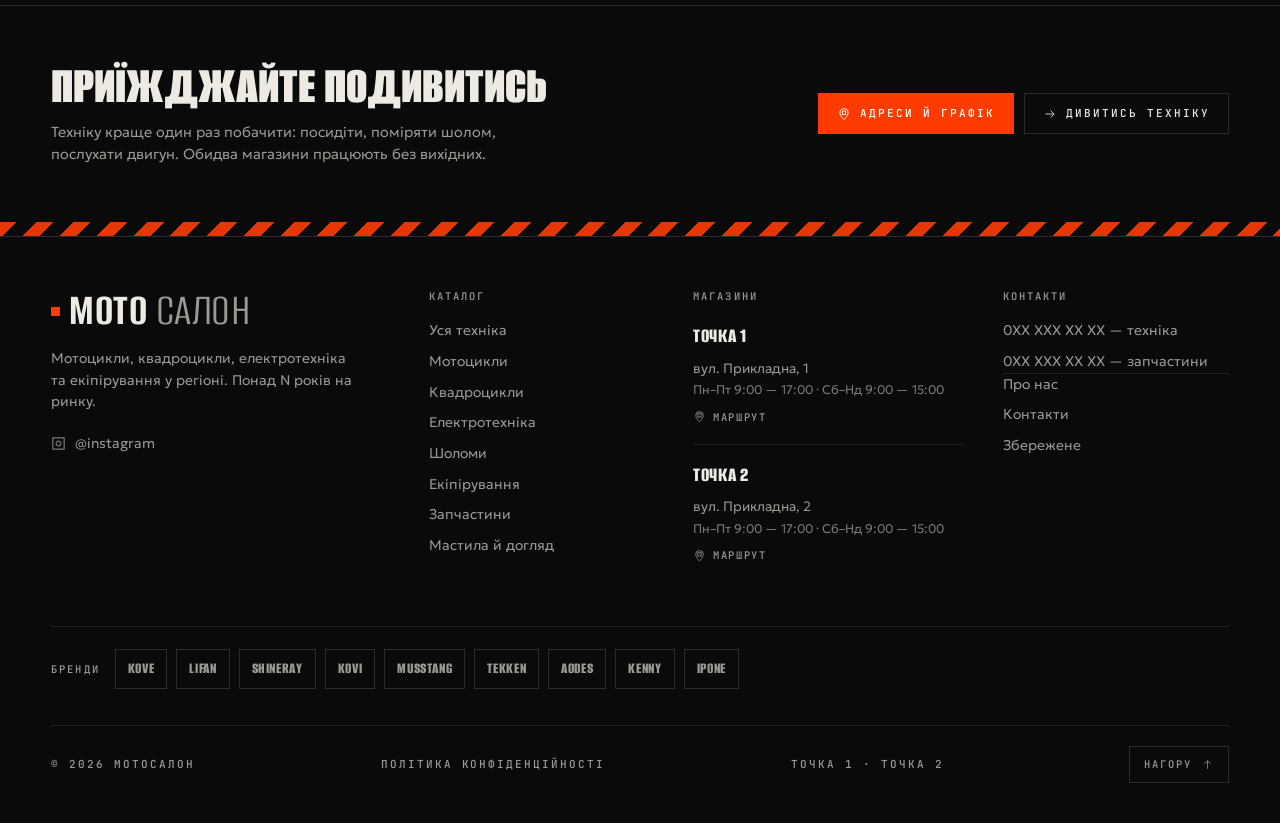
<file: pro-nas.html>
<!DOCTYPE html>
<html lang="uk">
<head>
<meta charset="utf-8">
<meta name="viewport" content="width=device-width, initial-scale=1, viewport-fit=cover">
<title>Про нас — МОТОСАЛОН</title>
<meta name="description" content="Мотосалон — понад N років на ринку мототехніки області. Дві торгові точки. Техніка, екіпірування, запчастини, доставка власним транспортом.">
<meta name="theme-color" content="#0A0A0B">
<link rel="preconnect" href="https://fonts.googleapis.com">
<link rel="preconnect" href="https://fonts.gstatic.com" crossorigin>
<link href="https://fonts.googleapis.com/css2?family=Alumni+Sans:wght@400;600;800;900&family=Geologica:wght@200;300;400;500;700;800;900&family=JetBrains+Mono:wght@400;500;700&display=swap" rel="stylesheet">
<link rel="stylesheet" href="style.css">
<link rel="stylesheet" href="pages.css">
</head>
<body>
<script src="sprite.js"></script>

<div id="bar-progress"></div>

<header class="topbar" id="topbar">
  <a class="brandmark" href="index.html" aria-label="Мотосалон">
    <span class="wm"><i></i><b>Мото</b><em>салон</em></span>
  </a>
  <nav class="nav">
    <a href="tehnika.html?cat=moto">Мотоцикли</a>
    <a href="tehnika.html?cat=atv">Квадроцикли</a>
    <a href="tehnika.html?cat=gear">Екіпірування</a>
    <a href="tehnika.html?city=Точка 1">Точка 1</a>
    <a href="tehnika.html?city=Точка 2">Точка 2</a>
    <a href="pro-nas.html">Про нас</a>
    <a href="kontakty.html">Контакти</a>
  </nav>
  <div class="tools">
    <button class="tool" type="button" data-search-open aria-label="Пошук"><svg><use href="#i-search"/></svg></button>
    <a class="tool" href="kontakty.html" aria-label="Контакти"><svg><use href="#i-phone"/></svg></a>
    <a class="tool" href="zberezhene.html" aria-label="Збережене"><svg><use href="#i-heart"/></svg><i class="badge" data-fav-count hidden>0</i></a>
    <a class="tool" href="koshyk.html" aria-label="Кошик"><svg><use href="#i-cart"/></svg><i class="badge" data-cart-count hidden>0</i></a>
    <button class="burger" id="burger" aria-label="Меню"><span></span></button>
  </div>
</header>

<div class="sheet" id="sheet">
  <button class="x" id="sheetClose" aria-label="Закрити">✕</button>
  <a href="tehnika.html">Техніка</a>
  <a href="pro-nas.html">Про нас</a>
  <a href="kontakty.html">Контакти</a>
  <a href="zberezhene.html">Збережене</a>
  <a href="koshyk.html">Кошик</a>
  <a href="index.html#brands">Бренди</a>
  <a href="index.html#delivery">Доставка</a>
</div>

<main id="top">

  <div class="crumbs mono">
    <a href="index.html">Головна</a><span class="sep">/</span><span>Про нас</span>
  </div>

  <div class="phead">
    <h1>Про<br>наш<br>магазин</h1>
    <p>Мотосалон — мотомагазин у регіоні. Два зали, власна доставка по області й склад запчастин, який не змушує чекати місяць через одну зірку.</p>
  </div>

  <div class="stats">
    <div class="stat rv"><span class="mono">Досвід</span><b>N років</b></div>
    <div class="stat rv"><span class="mono">Магазини</span><b>Точка 1 · Точка 2</b></div>
    <div class="stat rv"><span class="mono">Спільнота</span><b>N підписників</b></div>
    <div class="stat rv"><span class="mono">Бренди</span><b>10</b></div>
  </div>

  <div class="story">

    <section class="story-row">
      <h2 class="rv"><span class="num">01</span>Хто ми</h2>
      <div class="txt rv">
        <p>Ми продаємо мототехніку у регіоні <b>понад N років</b>. За цей час через наші зали пройшли покоління техніки — від простих повітряних «робочих конячок» до ралійних ендуро й електроскутерів, які ще недавно здавалися екзотикою.</p>
        <p>Асортимент у нас навмисно широкий: мотоцикли, квадроцикли, електротехніка, шоломи, екіпірування, запчастини й хімія. Це не спроба «продати все» — просто людині, яка купила мотоцикл, за пів року потрібні будуть колодки, ланцюг і нормальний шолом. Логічно, щоб вона могла взяти це там само.</p>
      </div>
    </section>

    <section class="story-row">
      <h2 class="rv"><span class="num">02</span>Два магазини</h2>
      <div class="txt rv">
        <p>Перший зал — за адресою <b>вул. Прикладна, 1</b>. Другий — <b>вул. Прикладна, 2</b>, ближче до туристичного потоку.</p>
      </div>
    </section>

    <section class="story-row">
      <h2 class="rv"><span class="num">03</span>Як ми<br>працюємо</h2>
      <div class="txt rv">
        <p><b>Возимо самі.</b> По області доставляємо власним транспортом — від дверей магазину до вашого двору, без перевізників і без «зателефонуйте на відділення». По Україні відправляємо службами доставки.</p>
        <p><b>Тримаємо склад.</b> Ходові витратники — ланцюги, зірки, колодки, фільтри, гуму — маємо в наявності. Це та різниця, через яку в суботу зранку ви їдете, а не чекаєте посилку до середи.</p>
        <p><b>Підбираємо під людину.</b> Питаємо зріст, стаж, бюджет і те, де ви реально будете їздити.</p>
      </div>
    </section>

    <section class="story-row">
      <h2 class="rv"><span class="num">04</span>Чого ми<br>не робимо</h2>
      <div class="txt rv">
        <p>Не пишемо «в наявності», коли позиції немає. Якщо треба везти під замовлення — так і скажемо, разом зі строком.</p>
        <p>Не тиснемо на найдорожче. Новачкові літровий спортбайк не продамо, навіть якщо він за нього готовий заплатити.</p>
      </div>
    </section>

  </div>

  <div class="cta">
    <div class="rv">
      <h3>Приїжджайте подивитись</h3>
      <p>Техніку краще один раз побачити: посидіти, поміряти шолом, послухати двигун. Обидва магазини працюють без вихідних.</p>
    </div>
    <div class="cta-btns rv">
      <a class="btn-sq solid" href="kontakty.html"><svg><use href="#i-pin"/></svg>Адреси й графік</a>
      <a class="btn-sq" href="tehnika.html"><svg><use href="#i-arrow"/></svg>Дивитись техніку</a>
    </div>
  </div>
  <div class="hazard stripes"></div>

</main>

<footer>
  <div class="foot-grid">

    <div>
      <a class="brandmark" href="index.html">
    <span class="wm"><i></i><b>Мото</b><em>салон</em></span>
  </a>
      <p class="dim" style="max-width:34ch;font-size:14px;margin:14px 0 0">Мотоцикли, квадроцикли, електротехніка та екіпірування у регіоні. Понад N років на ринку.</p>
      <div class="f-ig">
        <a href="#"><svg><use href="#i-ig"/></svg>@instagram</a>
      </div>
    </div>

    <div>
      <h4>Каталог</h4>
      <ul>
        <li><a href="tehnika.html">Уся техніка</a></li>
        <li><a href="tehnika.html?cat=moto">Мотоцикли</a></li>
        <li><a href="tehnika.html?cat=atv">Квадроцикли</a></li>
        <li><a href="tehnika.html?cat=electro">Електротехніка</a></li>
        <li><a href="tehnika.html?cat=helmet">Шоломи</a></li>
        <li><a href="tehnika.html?cat=gear">Екіпірування</a></li>
        <li><a href="tehnika.html?cat=parts">Запчастини</a></li>
        <li><a href="tehnika.html?cat=oil">Мастила й догляд</a></li>
      </ul>
    </div>

    <div>
      <h4>Магазини</h4>
      <div class="f-shop">
        <b>Точка 1</b>
        <span>вул. Прикладна, 1</span>
        <span class="hrs">Пн–Пт 9:00 — 17:00 · Сб–Нд 9:00 — 15:00</span>
        <a href="#" target="_blank" rel="noopener"><svg><use href="#i-pin"/></svg>Маршрут</a>
      </div>
      <div class="f-shop">
        <b>Точка 2</b>
        <span>вул. Прикладна, 2</span>
        <span class="hrs">Пн–Пт 9:00 — 17:00 · Сб–Нд 9:00 — 15:00</span>
        <a href="#" target="_blank" rel="noopener"><svg><use href="#i-pin"/></svg>Маршрут</a>
      </div>
    </div>

    <div>
      <h4>Контакти</h4>
      <ul>
        <li><a href="tel:+380000000000">0XX XXX XX XX — техніка</a></li>
        <li><a href="tel:+380000000000">0XX XXX XX XX — запчастини</a></li>
      </ul>
      <ul class="f-sub">
        <li><a href="pro-nas.html">Про нас</a></li>
        <li><a href="kontakty.html">Контакти</a></li>
        <li><a href="zberezhene.html">Збережене</a></li>
      </ul>
    </div>

  </div>

  <div class="f-brands">
    <span class="k">Бренди</span>
    <a href="tehnika.html?q=KOVE">Kove</a>
    <a href="tehnika.html?q=LIFAN">Lifan</a>
    <a href="tehnika.html?q=SHINERAY">Shineray</a>
    <a href="tehnika.html?q=KOVI">Kovi</a>
    <a href="tehnika.html?q=MUSSTANG">Musstang</a>
    <a href="tehnika.html?q=TEKKEN">Tekken</a>
    <a href="tehnika.html?q=AODES">Aodes</a>
    <a href="tehnika.html?q=KENNY">Kenny</a>
    <a href="tehnika.html?q=IPONE">Ipone</a>
  </div>

  <div class="foot-bot mono">
    <span>© <span id="yr">2026</span> Мотосалон</span>
    <a class="f-legal" href="#" data-soon>Політика конфіденційності</a>
    <span>Точка 1 · Точка 2</span>
    <button class="to-top" type="button" data-to-top>Нагору<svg><use href="#i-arrow"/></svg></button>
  </div>
</footer>

<nav class="dock" aria-label="Швидкий звʼязок">
  <a href="tel:+380000000000" class="hot"><svg><use href="#i-phone"/></svg>Техніка</a>
  <a href="tel:+380000000000"><svg><use href="#i-gear"/></svg>Запчастини</a>
</nav>

<script src="data.js"></script>
<script src="app.js"></script>
</body>
</html>
</file>
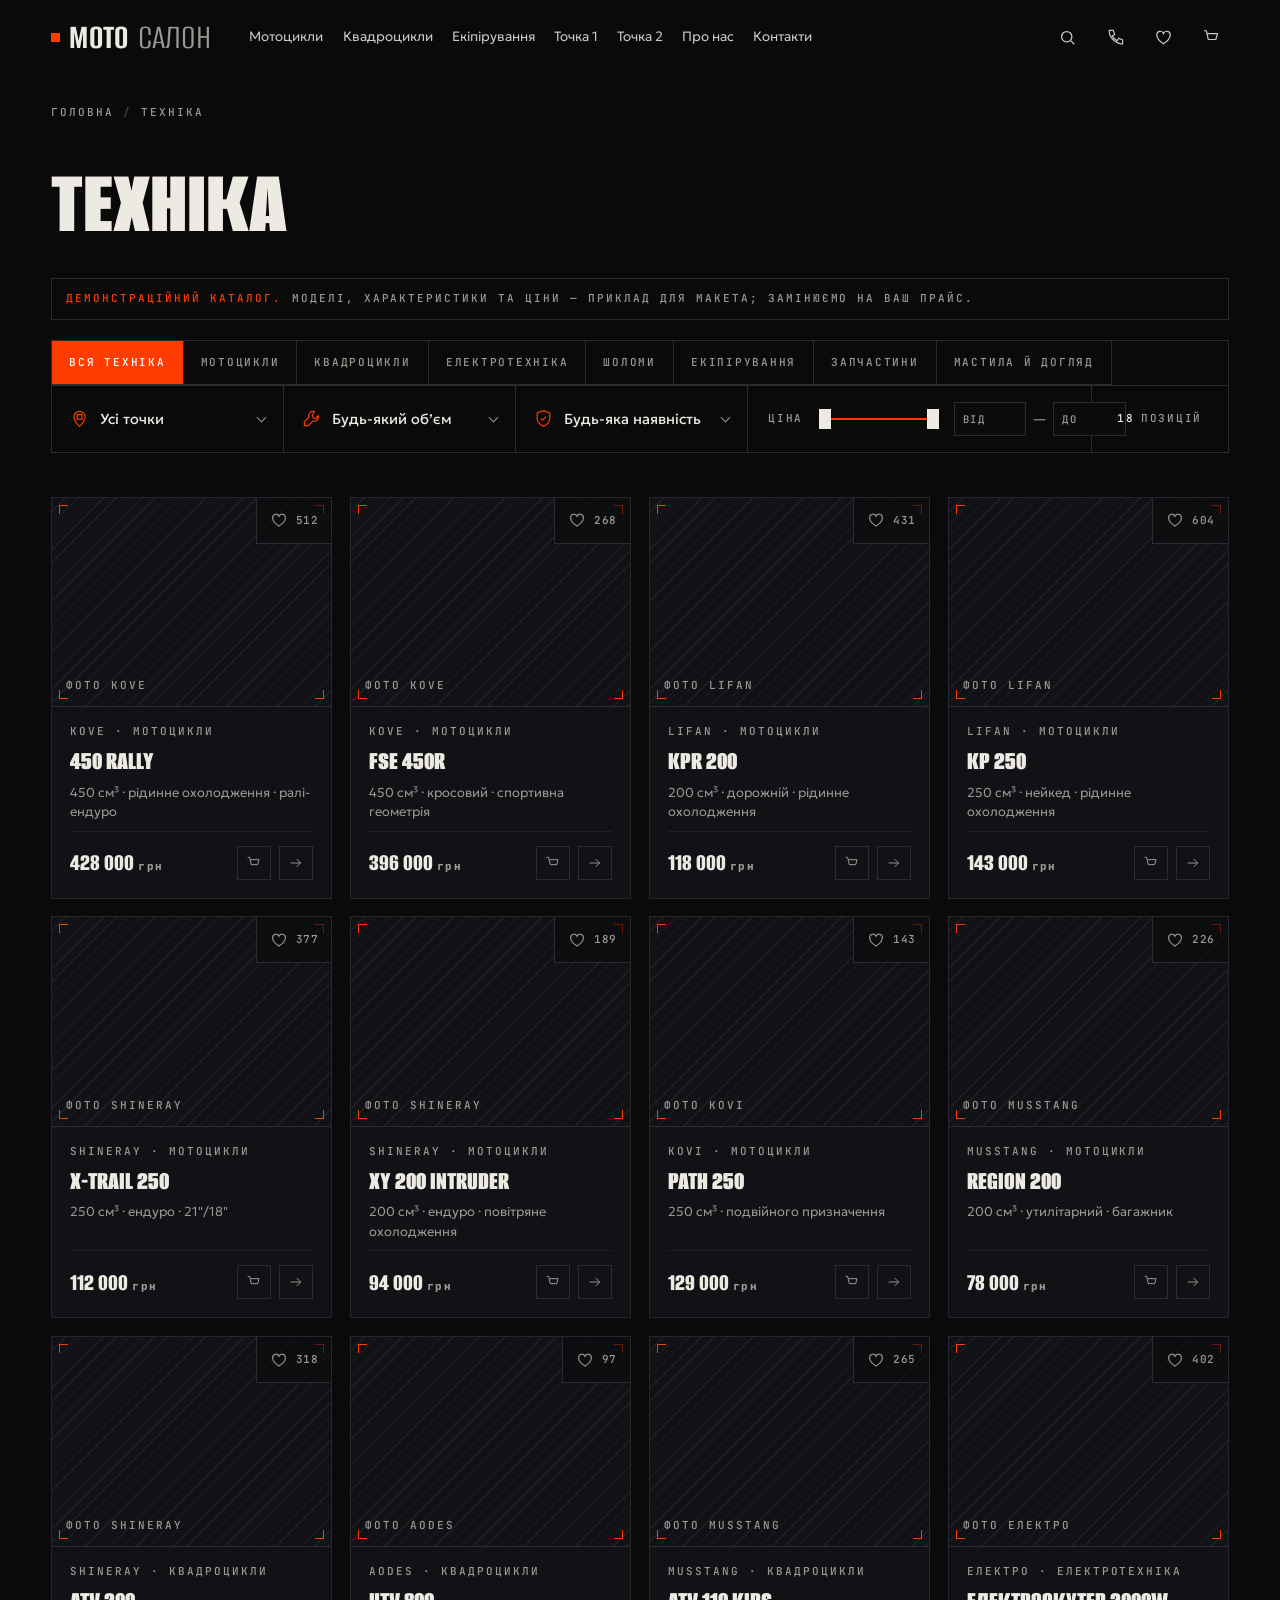
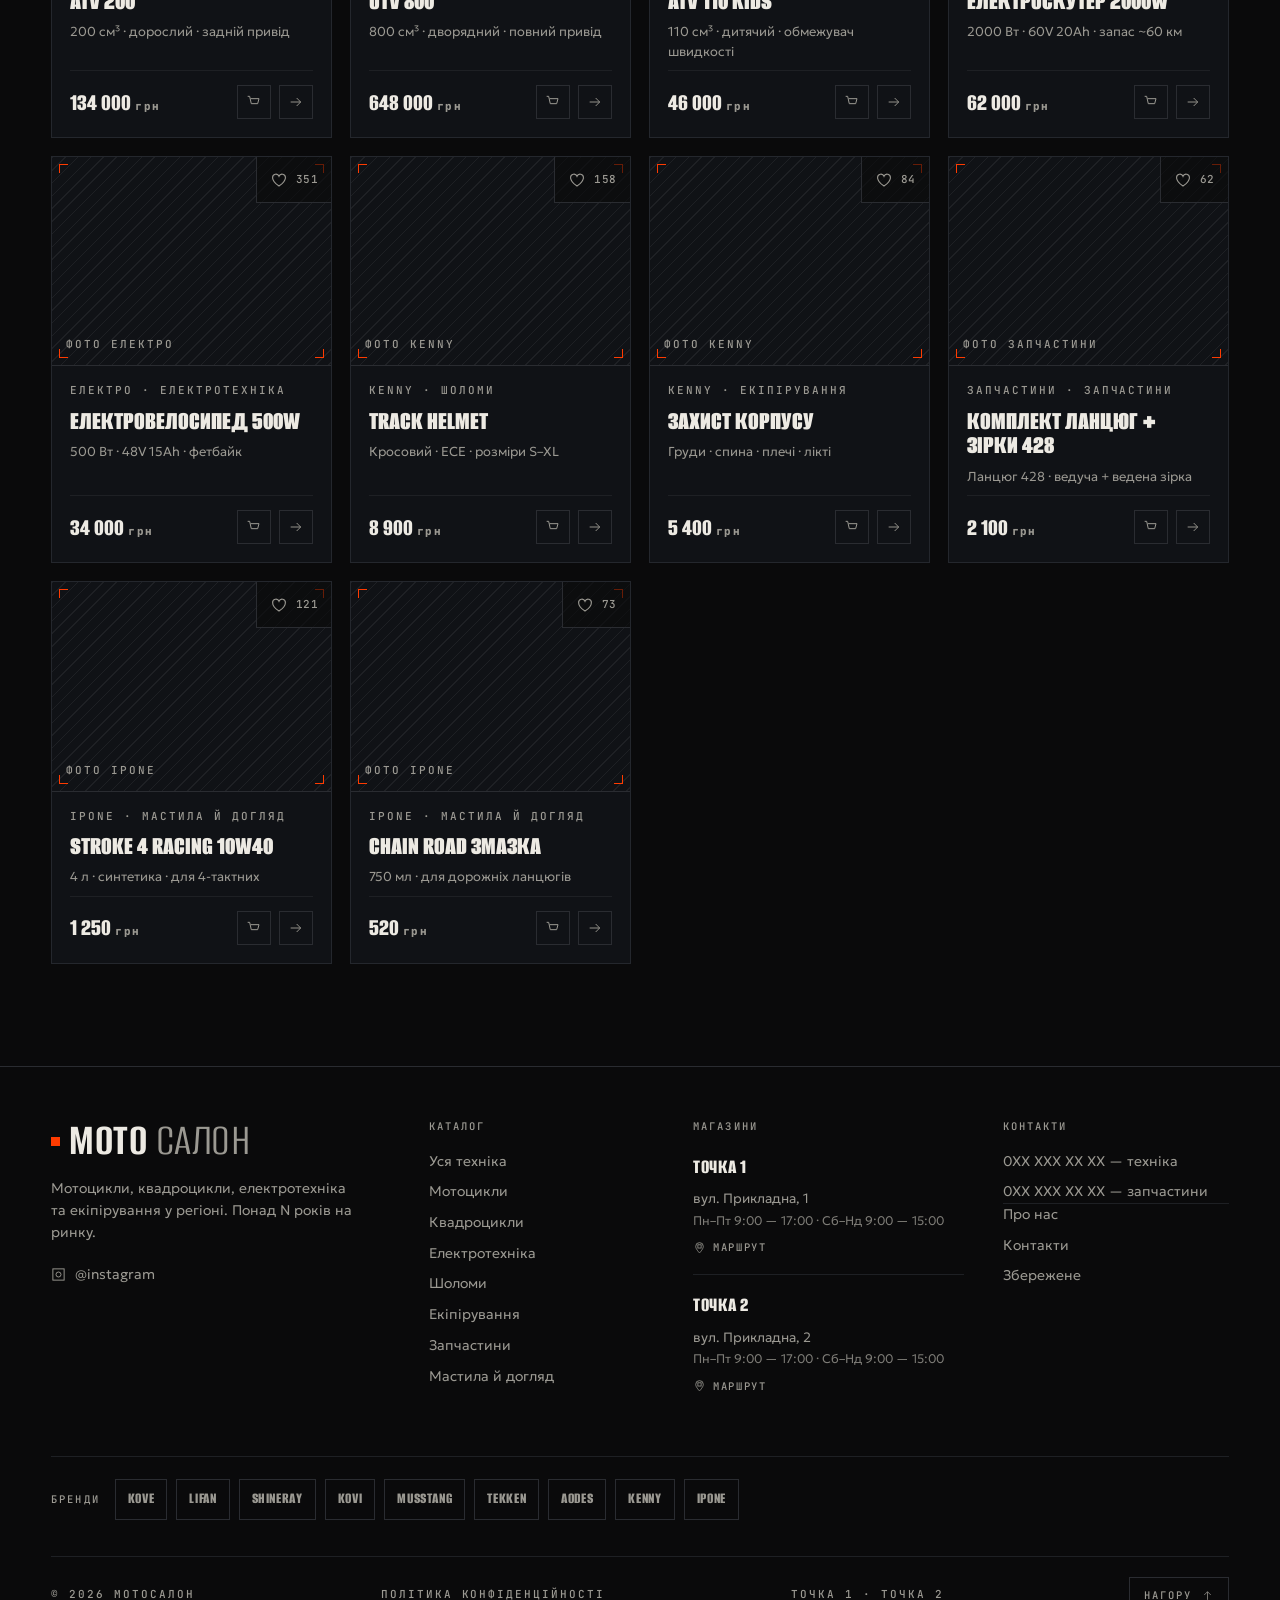
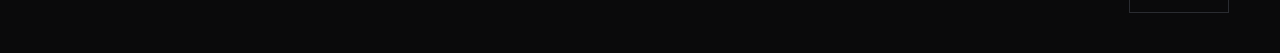
<file: tehnika.html>
<!DOCTYPE html>
<html lang="uk">
<head>
<meta charset="utf-8">
<meta name="viewport" content="width=device-width, initial-scale=1, viewport-fit=cover">
<title>Техніка — МОТОСАЛОН</title>
<meta name="description" content="Каталог мототехніки Мотосалон: мотоцикли, квадроцикли, електротехніка, шоломи, екіпірування, запчастини та мастила. Дві торгові точки.">
<meta name="theme-color" content="#0A0A0B">
<link rel="preconnect" href="https://fonts.googleapis.com">
<link rel="preconnect" href="https://fonts.gstatic.com" crossorigin>
<link href="https://fonts.googleapis.com/css2?family=Alumni+Sans:wght@400;600;800;900&family=Geologica:wght@200;300;400;500;700;800;900&family=JetBrains+Mono:wght@400;500;700&display=swap" rel="stylesheet">
<link rel="stylesheet" href="style.css">
<link rel="stylesheet" href="pages.css">
</head>
<body>
<script src="sprite.js"></script>

<div id="bar-progress"></div>

<header class="topbar" id="topbar">
  <a class="brandmark" href="index.html" aria-label="Мотосалон">
    <span class="wm"><i></i><b>Мото</b><em>салон</em></span>
  </a>
  <nav class="nav">
    <a href="tehnika.html?cat=moto">Мотоцикли</a>
    <a href="tehnika.html?cat=atv">Квадроцикли</a>
    <a href="tehnika.html?cat=gear">Екіпірування</a>
    <a href="tehnika.html?city=Точка 1">Точка 1</a>
    <a href="tehnika.html?city=Точка 2">Точка 2</a>
    <a href="pro-nas.html">Про нас</a>
    <a href="kontakty.html">Контакти</a>
  </nav>
  <div class="tools">
    <button class="tool" type="button" data-search-open aria-label="Пошук"><svg><use href="#i-search"/></svg></button>
    <a class="tool" href="kontakty.html" aria-label="Контакти"><svg><use href="#i-phone"/></svg></a>
    <a class="tool" href="zberezhene.html" aria-label="Збережене"><svg><use href="#i-heart"/></svg><i class="badge" data-fav-count hidden>0</i></a>
    <a class="tool" href="koshyk.html" aria-label="Кошик"><svg><use href="#i-cart"/></svg><i class="badge" data-cart-count hidden>0</i></a>
    <button class="burger" id="burger" aria-label="Меню"><span></span></button>
  </div>
</header>

<div class="sheet" id="sheet">
  <button class="x" id="sheetClose" aria-label="Закрити">✕</button>
  <a href="tehnika.html">Техніка</a>
  <a href="pro-nas.html">Про нас</a>
  <a href="kontakty.html">Контакти</a>
  <a href="zberezhene.html">Збережене</a>
  <a href="koshyk.html">Кошик</a>
  <a href="index.html#brands">Бренди</a>
  <a href="index.html#delivery">Доставка</a>
</div>

<main id="top">

  <div class="crumbs mono">
    <a href="index.html">Головна</a><span class="sep">/</span><span id="crumbNow">Техніка</span>
  </div>

  <div class="phead">
    <h1 id="pTitle">Техніка</h1>
  </div>

  <p class="demo-note mono"><b>Демонстраційний каталог.</b> Моделі, характеристики та ціни — приклад для макета; замінюємо на ваш прайс.</p>

  <div class="qtag" id="qtag" hidden>
    <span class="k" id="qtagText"></span>
    <button class="qchip" type="button" id="qReset">Скинути<span class="x">✕</span></button>
  </div>

  <div class="chips mono" id="chips"></div>

  <div class="filters" id="filters">

  <!-- на телефоні панель ховається під цю кнопку -->
  <div class="fhead">
    <button class="fbtn" type="button" id="fToggle" aria-expanded="false" aria-controls="fbar">
      <svg><use href="#i-gear"/></svg>Фільтри<i class="fbtn-n" id="fActive" hidden>0</i>
      <svg class="fbtn-cav"><use href="#i-cav"/></svg>
    </button>
    <span class="fhead-count mono"><b id="fCountM">0</b> позицій</span>
  </div>

  <div class="fbar" id="fbar">
    <label class="fld">
      <svg><use href="#i-pin"/></svg>
      <select id="fCity" aria-label="Точка">
        <option>Усі точки</option>
        <option>Точка 1</option>
        <option>Точка 2</option>
      </select>
    </label>

    <label class="fld" id="fCcWrap">
      <svg><use href="#i-gear"/></svg>
      <select id="fCc" aria-label="Обʼєм двигуна">
        <option value="any">Будь-який обʼєм</option>
        <option value="to200">до 200 см³</option>
        <option value="200-300">200 — 300 см³</option>
        <option value="from300">понад 300 см³</option>
      </select>
    </label>

    <label class="fld">
      <svg><use href="#i-shield"/></svg>
      <select id="fStock" aria-label="Наявність">
        <option value="any">Будь-яка наявність</option>
        <option value="now">Тільки в наявності</option>
      </select>
    </label>

    <div class="fslider" id="fPrice">
      <span class="k">Ціна</span>
      <div class="rng">
        <span class="rng-rail"></span><span class="rng-fill"></span>
        <input type="range" data-rng="min" min="0" max="700000" step="5000" value="0" aria-label="Ціна від">
        <input type="range" data-rng="max" min="0" max="700000" step="5000" value="700000" aria-label="Ціна до">
      </div>
      <div class="pop-nums">
        <input type="text" inputmode="numeric" data-num="min" placeholder="від" aria-label="Ціна від">
        <span class="dash">—</span>
        <input type="text" inputmode="numeric" data-num="max" placeholder="до" aria-label="Ціна до">
        <span class="cur mono">грн</span>
      </div>
    </div>

    <div class="fcount"><b id="fCount">0</b> позицій</div>
  </div>

  </div>

  <div class="grid" id="grid" data-saved-view></div>

</main>

<footer>
  <div class="foot-grid">

    <div>
      <a class="brandmark" href="index.html">
    <span class="wm"><i></i><b>Мото</b><em>салон</em></span>
  </a>
      <p class="dim" style="max-width:34ch;font-size:14px;margin:14px 0 0">Мотоцикли, квадроцикли, електротехніка та екіпірування у регіоні. Понад N років на ринку.</p>
      <div class="f-ig">
        <a href="#"><svg><use href="#i-ig"/></svg>@instagram</a>
      </div>
    </div>

    <div>
      <h4>Каталог</h4>
      <ul>
        <li><a href="tehnika.html">Уся техніка</a></li>
        <li><a href="tehnika.html?cat=moto">Мотоцикли</a></li>
        <li><a href="tehnika.html?cat=atv">Квадроцикли</a></li>
        <li><a href="tehnika.html?cat=electro">Електротехніка</a></li>
        <li><a href="tehnika.html?cat=helmet">Шоломи</a></li>
        <li><a href="tehnika.html?cat=gear">Екіпірування</a></li>
        <li><a href="tehnika.html?cat=parts">Запчастини</a></li>
        <li><a href="tehnika.html?cat=oil">Мастила й догляд</a></li>
      </ul>
    </div>

    <div>
      <h4>Магазини</h4>
      <div class="f-shop">
        <b>Точка 1</b>
        <span>вул. Прикладна, 1</span>
        <span class="hrs">Пн–Пт 9:00 — 17:00 · Сб–Нд 9:00 — 15:00</span>
        <a href="#" target="_blank" rel="noopener"><svg><use href="#i-pin"/></svg>Маршрут</a>
      </div>
      <div class="f-shop">
        <b>Точка 2</b>
        <span>вул. Прикладна, 2</span>
        <span class="hrs">Пн–Пт 9:00 — 17:00 · Сб–Нд 9:00 — 15:00</span>
        <a href="#" target="_blank" rel="noopener"><svg><use href="#i-pin"/></svg>Маршрут</a>
      </div>
    </div>

    <div>
      <h4>Контакти</h4>
      <ul>
        <li><a href="tel:+380000000000">0XX XXX XX XX — техніка</a></li>
        <li><a href="tel:+380000000000">0XX XXX XX XX — запчастини</a></li>
      </ul>
      <ul class="f-sub">
        <li><a href="pro-nas.html">Про нас</a></li>
        <li><a href="kontakty.html">Контакти</a></li>
        <li><a href="zberezhene.html">Збережене</a></li>
      </ul>
    </div>

  </div>

  <div class="f-brands">
    <span class="k">Бренди</span>
    <a href="tehnika.html?q=KOVE">Kove</a>
    <a href="tehnika.html?q=LIFAN">Lifan</a>
    <a href="tehnika.html?q=SHINERAY">Shineray</a>
    <a href="tehnika.html?q=KOVI">Kovi</a>
    <a href="tehnika.html?q=MUSSTANG">Musstang</a>
    <a href="tehnika.html?q=TEKKEN">Tekken</a>
    <a href="tehnika.html?q=AODES">Aodes</a>
    <a href="tehnika.html?q=KENNY">Kenny</a>
    <a href="tehnika.html?q=IPONE">Ipone</a>
  </div>

  <div class="foot-bot mono">
    <span>© <span id="yr">2026</span> Мотосалон</span>
    <a class="f-legal" href="#" data-soon>Політика конфіденційності</a>
    <span>Точка 1 · Точка 2</span>
    <button class="to-top" type="button" data-to-top>Нагору<svg><use href="#i-arrow"/></svg></button>
  </div>
</footer>

<nav class="dock" aria-label="Швидкий звʼязок">
  <a href="tel:+380000000000" class="hot"><svg><use href="#i-phone"/></svg>Техніка</a>
  <a href="tel:+380000000000"><svg><use href="#i-gear"/></svg>Запчастини</a>
</nav>

<script src="data.js"></script>
<script src="app.js"></script>
<script>
(function(){
  var MAXP = 700000;
  var qs = new URLSearchParams(location.search);
  var state = {
    cat:  qs.get('cat') || 'all',
    city: qs.get('city') || 'Усі точки',
    min:  +(qs.get('min') || 0),
    max:  +(qs.get('max') || MAXP),
    q:    (qs.get('q') || '').trim(),
    cc:    qs.get('cc') || 'any',
    stock: qs.get('stock') || 'any'
  };

  var grid = document.getElementById('grid');
  var chips = document.getElementById('chips');
  var city = document.getElementById('fCity');
  var count = document.getElementById('fCount');

  /* чипи напрямків */
  function drawChips(){
    chips.innerHTML = CATS.map(function(c){
      return '<button class="chip' + (state.cat === c.id ? ' on' : '') +
             '" type="button" data-cat="' + c.id + '">' + c.name + '</button>';
    }).join('');
    centerChip();
  }

  /* на телефоні стрічка гортається — тримаємо вибрану категорію по центру */
  function centerChip(){
    var on = chips.querySelector('.chip.on');
    if (!on || chips.scrollWidth <= chips.clientWidth) return;
    var max = chips.scrollWidth - chips.clientWidth;
    var want = on.offsetLeft - (chips.clientWidth - on.offsetWidth) / 2;
    chips.scrollLeft = Math.max(0, Math.min(want, max));
  }

  var found = null;   // результати пошуку, якщо прийшли з ?q=
  function match(p){
    if (found && found.indexOf(p) === -1) return false;
    if (state.cat !== 'all' && p.cat !== state.cat) return false;
    if (state.city !== 'Усі точки' && p.city !== state.city) return false;
    if (p.price < state.min || p.price > state.max) return false;
    if (state.stock === 'now' && !MM.inStock(p, state.city)) return false;
    if (state.cc !== 'any'){
      var v = MM.cc(p);
      if (v === null) return false;                       // без двигуна — не підходить під фільтр обʼєму
      if (state.cc === 'to200'    && v >= 200) return false;
      if (state.cc === '200-300'  && (v < 200 || v > 300)) return false;
      if (state.cc === 'from300'  && v <= 300) return false;
    }
    return true;
  }

  function draw(){
    var list = PRODUCTS.filter(match);
    count.textContent = list.length;
    if (!list.length){
      grid.innerHTML = '<div class="empty"><b>Нічого не знайшли</b>' +
        'Спробуйте ширший діапазон ціни або інший напрямок — або наберіть нам, підберемо вручну.</div>';
    } else {
      grid.innerHTML = list.map(MM.card).join('');
    }
    MM.reveal();

    /* лічильники біля кнопки «Фільтри» на телефоні */
    document.getElementById('fCountM').textContent = list.length;
    var nActive = (state.q ? 1 : 0) + (state.cat !== 'all' ? 1 : 0) + (state.city !== 'Усі точки' ? 1 : 0)
                + (state.cc !== 'any' ? 1 : 0) + (state.stock !== 'any' ? 1 : 0)
                + ((state.min > 0 || state.max < MAXP) ? 1 : 0);
    var badge = document.getElementById('fActive');
    badge.textContent = nActive;
    badge.hidden = (nActive === 0);

    document.getElementById('pTitle').textContent = state.cat === 'all' ? 'Техніка' : MM.catName(state.cat);
    document.getElementById('crumbNow').textContent = document.getElementById('pTitle').textContent;

    /* «Скинути» показуємо лише тоді, коли щось справді вибрано */
    var picked = !!state.q || state.cat !== 'all' || state.city !== 'Усі точки'
                 || state.min > 0 || state.max < MAXP
                 || state.cc !== 'any' || state.stock !== 'any';

    /* обʼєм двигуна питати лише там, де він буває */
    var hasEngine = ['all', 'moto', 'atv'].indexOf(state.cat) !== -1;
    document.getElementById('fCcWrap').hidden = !hasEngine;
    if (!hasEngine && state.cc !== 'any'){ state.cc = 'any'; ccSel.value = 'any'; }
    document.getElementById('qtag').hidden = !picked;
    document.getElementById('qtagText').textContent = state.q ? 'Пошук: «' + state.q + '»' : '';

    var url = [];
    if (state.q) url.push('q=' + encodeURIComponent(state.q));
    if (state.cat !== 'all') url.push('cat=' + state.cat);
    if (state.city !== 'Усі точки') url.push('city=' + encodeURIComponent(state.city));
    if (state.min > 0) url.push('min=' + state.min);
    if (state.max < MAXP) url.push('max=' + state.max);
    if (state.cc !== 'any') url.push('cc=' + state.cc);
    if (state.stock !== 'any') url.push('stock=' + state.stock);
    history.replaceState(null, '', location.pathname + (url.length ? '?' + url.join('&') : ''));
  }

  chips.addEventListener('click', function(e){
    var b = e.target.closest('.chip');
    if (!b) return;
    state.cat = b.getAttribute('data-cat');
    drawChips(); draw();
  });

  var ccSel = document.getElementById('fCc');
  var stockSel = document.getElementById('fStock');

  city.value = state.city;
  city.addEventListener('change', function(){ state.city = city.value; draw(); });
  ccSel.value = state.cc;
  ccSel.addEventListener('change', function(){ state.cc = ccSel.value; draw(); });
  stockSel.value = state.stock;
  stockSel.addEventListener('change', function(){ state.stock = stockSel.value; draw(); });

  var price = MM.range(document.getElementById('fPrice'), function(a, b){
    state.min = a; state.max = b;
    if (grid.innerHTML) draw();
  });
  price.set(state.min, state.max);

  if (state.q) found = MM.find(state.q);

  /* скидає геть усе: пошук, напрямок, місто й ціну */
  document.getElementById('qReset').addEventListener('click', function(){
    state.q = ''; found = null;
    state.cat = 'all';
    state.city = 'Усі точки'; city.value = 'Усі точки';
    state.cc = 'any'; ccSel.value = 'any';
    state.stock = 'any'; stockSel.value = 'any';
    state.min = 0; state.max = MAXP;
    price.set(0, MAXP);
    drawChips();
    draw();
  });

  /* на телефоні панель фільтрів згорнута — розгортається кнопкою */
  var filters = document.getElementById('filters');
  document.getElementById('fToggle').addEventListener('click', function(){
    var open = filters.classList.toggle('open');
    this.setAttribute('aria-expanded', String(open));
  });

  drawChips();
  draw();

  /* ширина плиток міняється після довантаження шрифту — переставити ще раз */
  if (document.fonts && document.fonts.ready) document.fonts.ready.then(centerChip);
  window.addEventListener('resize', centerChip);
})();
</script>
</body>
</html>
</file>
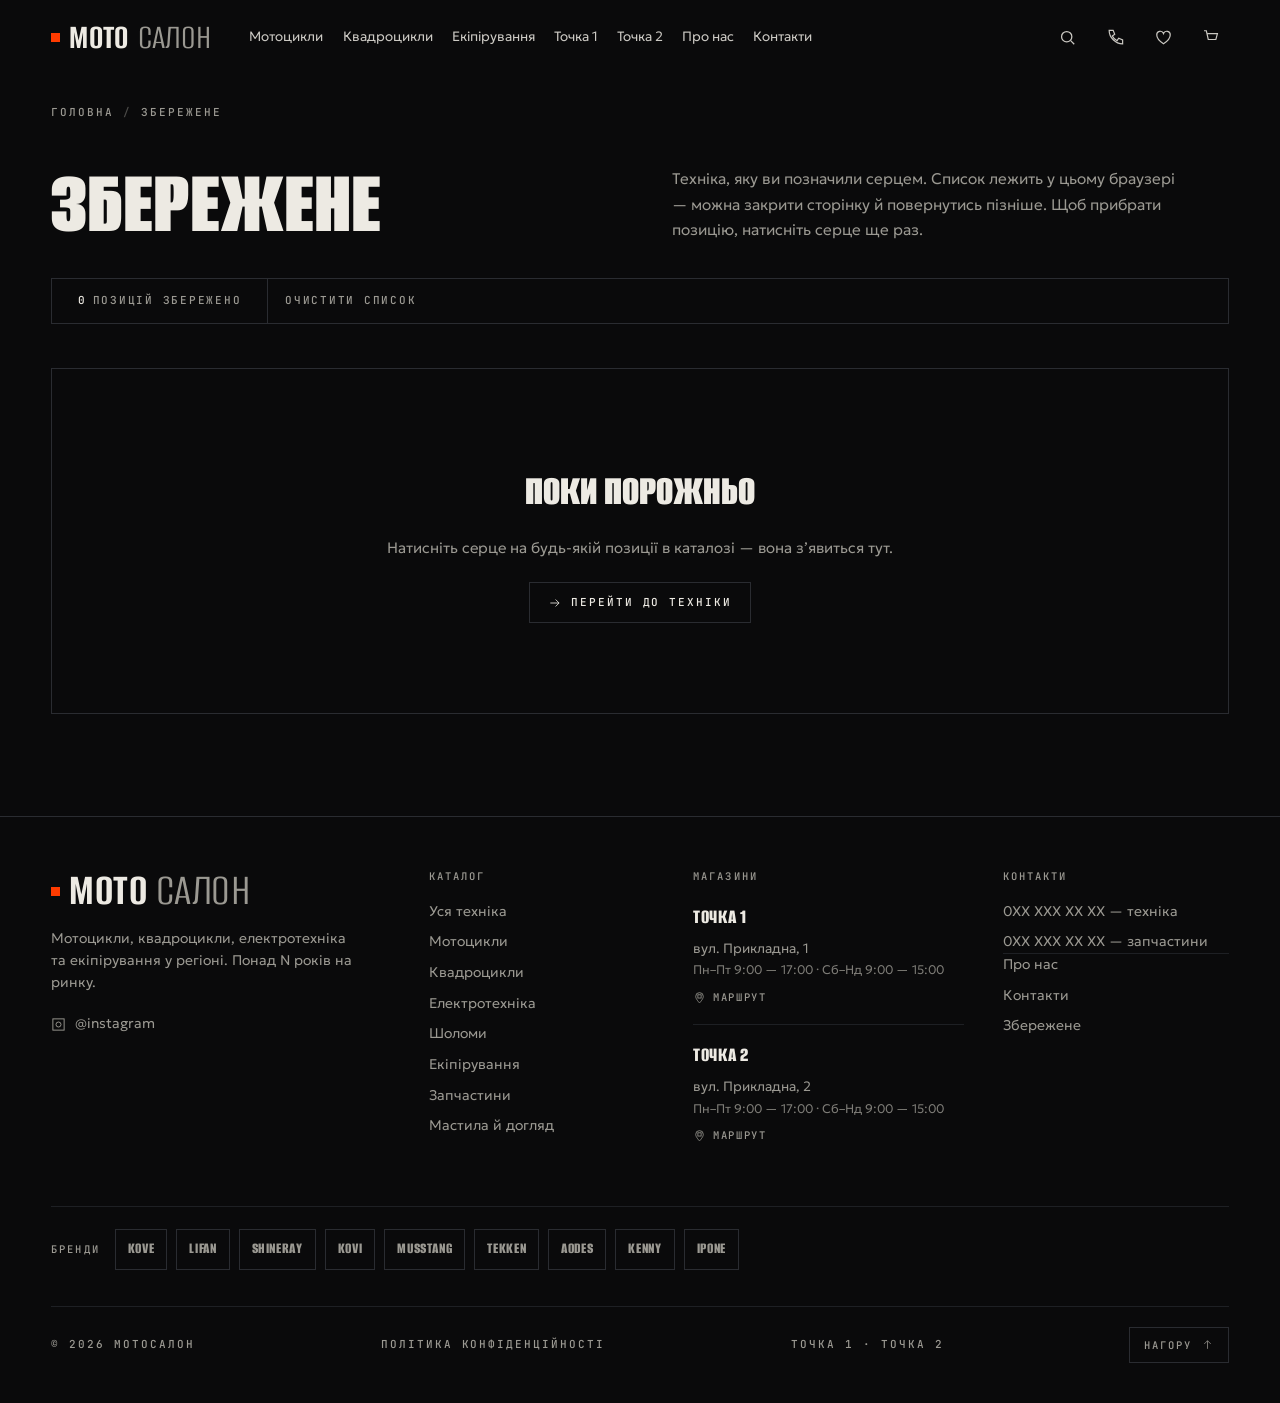
<file: zberezhene.html>
<!DOCTYPE html>
<html lang="uk">
<head>
<meta charset="utf-8">
<meta name="viewport" content="width=device-width, initial-scale=1, viewport-fit=cover">
<title>Збережене — МОТОСАЛОН</title>
<meta name="description" content="Техніка Мотосалон, яку ви позначили серцем.">
<meta name="theme-color" content="#0A0A0B">
<link rel="preconnect" href="https://fonts.googleapis.com">
<link rel="preconnect" href="https://fonts.gstatic.com" crossorigin>
<link href="https://fonts.googleapis.com/css2?family=Alumni+Sans:wght@400;600;800;900&family=Geologica:wght@200;300;400;500;700;800;900&family=JetBrains+Mono:wght@400;500;700&display=swap" rel="stylesheet">
<link rel="stylesheet" href="style.css">
<link rel="stylesheet" href="pages.css">
</head>
<body>
<script src="sprite.js"></script>

<div id="bar-progress"></div>

<header class="topbar" id="topbar">
  <a class="brandmark" href="index.html" aria-label="Мотосалон">
    <span class="wm"><i></i><b>Мото</b><em>салон</em></span>
  </a>
  <nav class="nav">
    <a href="tehnika.html?cat=moto">Мотоцикли</a>
    <a href="tehnika.html?cat=atv">Квадроцикли</a>
    <a href="tehnika.html?cat=gear">Екіпірування</a>
    <a href="tehnika.html?city=Точка 1">Точка 1</a>
    <a href="tehnika.html?city=Точка 2">Точка 2</a>
    <a href="pro-nas.html">Про нас</a>
    <a href="kontakty.html">Контакти</a>
  </nav>
  <div class="tools">
    <button class="tool" type="button" data-search-open aria-label="Пошук"><svg><use href="#i-search"/></svg></button>
    <a class="tool" href="kontakty.html" aria-label="Контакти"><svg><use href="#i-phone"/></svg></a>
    <a class="tool" href="zberezhene.html" aria-label="Збережене"><svg><use href="#i-heart"/></svg><i class="badge" data-fav-count hidden>0</i></a>
    <a class="tool" href="koshyk.html" aria-label="Кошик"><svg><use href="#i-cart"/></svg><i class="badge" data-cart-count hidden>0</i></a>
    <button class="burger" id="burger" aria-label="Меню"><span></span></button>
  </div>
</header>

<div class="sheet" id="sheet">
  <button class="x" id="sheetClose" aria-label="Закрити">✕</button>
  <a href="tehnika.html">Техніка</a>
  <a href="pro-nas.html">Про нас</a>
  <a href="kontakty.html">Контакти</a>
  <a href="zberezhene.html">Збережене</a>
  <a href="koshyk.html">Кошик</a>
  <a href="index.html#brands">Бренди</a>
  <a href="index.html#delivery">Доставка</a>
</div>

<main id="top">

  <div class="crumbs mono">
    <a href="index.html">Головна</a><span class="sep">/</span><span>Збережене</span>
  </div>

  <div class="phead">
    <h1>Збережене</h1>
    <p>Техніка, яку ви позначили серцем. Список лежить у цьому браузері — можна закрити сторінку й повернутись пізніше. Щоб прибрати позицію, натисніть серце ще раз.</p>
  </div>

  <div class="fbar" style="grid-template-columns:1fr auto">
    <div class="fcount"><b id="fCount">0</b> позицій збережено</div>
    <button class="chip" type="button" id="clearAll" style="border:0;border-left:1px solid var(--line)">Очистити список</button>
  </div>

  <div class="grid" id="grid" data-saved-view></div>

</main>

<footer>
  <div class="foot-grid">

    <div>
      <a class="brandmark" href="index.html">
    <span class="wm"><i></i><b>Мото</b><em>салон</em></span>
  </a>
      <p class="dim" style="max-width:34ch;font-size:14px;margin:14px 0 0">Мотоцикли, квадроцикли, електротехніка та екіпірування у регіоні. Понад N років на ринку.</p>
      <div class="f-ig">
        <a href="#"><svg><use href="#i-ig"/></svg>@instagram</a>
      </div>
    </div>

    <div>
      <h4>Каталог</h4>
      <ul>
        <li><a href="tehnika.html">Уся техніка</a></li>
        <li><a href="tehnika.html?cat=moto">Мотоцикли</a></li>
        <li><a href="tehnika.html?cat=atv">Квадроцикли</a></li>
        <li><a href="tehnika.html?cat=electro">Електротехніка</a></li>
        <li><a href="tehnika.html?cat=helmet">Шоломи</a></li>
        <li><a href="tehnika.html?cat=gear">Екіпірування</a></li>
        <li><a href="tehnika.html?cat=parts">Запчастини</a></li>
        <li><a href="tehnika.html?cat=oil">Мастила й догляд</a></li>
      </ul>
    </div>

    <div>
      <h4>Магазини</h4>
      <div class="f-shop">
        <b>Точка 1</b>
        <span>вул. Прикладна, 1</span>
        <span class="hrs">Пн–Пт 9:00 — 17:00 · Сб–Нд 9:00 — 15:00</span>
        <a href="#" target="_blank" rel="noopener"><svg><use href="#i-pin"/></svg>Маршрут</a>
      </div>
      <div class="f-shop">
        <b>Точка 2</b>
        <span>вул. Прикладна, 2</span>
        <span class="hrs">Пн–Пт 9:00 — 17:00 · Сб–Нд 9:00 — 15:00</span>
        <a href="#" target="_blank" rel="noopener"><svg><use href="#i-pin"/></svg>Маршрут</a>
      </div>
    </div>

    <div>
      <h4>Контакти</h4>
      <ul>
        <li><a href="tel:+380000000000">0XX XXX XX XX — техніка</a></li>
        <li><a href="tel:+380000000000">0XX XXX XX XX — запчастини</a></li>
      </ul>
      <ul class="f-sub">
        <li><a href="pro-nas.html">Про нас</a></li>
        <li><a href="kontakty.html">Контакти</a></li>
        <li><a href="zberezhene.html">Збережене</a></li>
      </ul>
    </div>

  </div>

  <div class="f-brands">
    <span class="k">Бренди</span>
    <a href="tehnika.html?q=KOVE">Kove</a>
    <a href="tehnika.html?q=LIFAN">Lifan</a>
    <a href="tehnika.html?q=SHINERAY">Shineray</a>
    <a href="tehnika.html?q=KOVI">Kovi</a>
    <a href="tehnika.html?q=MUSSTANG">Musstang</a>
    <a href="tehnika.html?q=TEKKEN">Tekken</a>
    <a href="tehnika.html?q=AODES">Aodes</a>
    <a href="tehnika.html?q=KENNY">Kenny</a>
    <a href="tehnika.html?q=IPONE">Ipone</a>
  </div>

  <div class="foot-bot mono">
    <span>© <span id="yr">2026</span> Мотосалон</span>
    <a class="f-legal" href="#" data-soon>Політика конфіденційності</a>
    <span>Точка 1 · Точка 2</span>
    <button class="to-top" type="button" data-to-top>Нагору<svg><use href="#i-arrow"/></svg></button>
  </div>
</footer>

<nav class="dock" aria-label="Швидкий звʼязок">
  <a href="tel:+380000000000" class="hot"><svg><use href="#i-phone"/></svg>Техніка</a>
  <a href="tel:+380000000000"><svg><use href="#i-gear"/></svg>Запчастини</a>
</nav>

<script src="data.js"></script>
<script src="app.js"></script>
<script>
(function(){
  var grid = document.getElementById('grid');
  var count = document.getElementById('fCount');

  function draw(){
    var ids = MM.saved();
    var list = PRODUCTS.filter(function(p){ return ids.indexOf(p.id) !== -1; });
    count.textContent = list.length;
    grid.innerHTML = list.length
      ? list.map(MM.card).join('')
      : '<div class="empty"><b>Поки порожньо</b>Натисніть серце на будь-якій позиції в каталозі — вона зʼявиться тут.<br><br>' +
        '<a class="btn-sq" href="tehnika.html"><svg><use href="#i-arrow"/></svg>Перейти до техніки</a></div>';
    MM.reveal();
  }

  grid.addEventListener('mm:changed', draw);
  document.getElementById('clearAll').addEventListener('click', function(){
    MM.saved().forEach(function(id){ MM.toggle(id); });
    draw();
  });

  draw();
})();
</script>
</body>
</html>
</file>
<file: style.css>
/* ============================================================
   Мотосалон — арт-дирекція: технічна карта / сервісний
   мануал. Прямі кути, волосяні лінії, сигнальний помаранчевий.
   ============================================================ */

:root{
  --ink:#0A0A0B;
  --steel:#131417;
  --steel-2:#1B1D21;
  --paper:#EDEAE3;
  --paper-dim:#9B9992;
  --line:#2A2C31;
  --line-soft:#1E2024;
  --sig:#FF3B00;
  --amber:#FFB000;

  --f-disp:'Alumni Sans','Oswald','Arial Narrow',sans-serif;
  --f-text:'Geologica','Segoe UI',sans-serif;
  --f-mono:'JetBrains Mono','Consolas',monospace;

  --pad:clamp(16px,4vw,64px);
}

*,*::before,*::after{box-sizing:border-box;border-radius:0}
/* будь-який елемент із hidden справді ховається:
   інакше власне правило display:flex перебиває браузерне [hidden]{display:none} */
[hidden]{display:none!important}
html{scroll-behavior:smooth;-webkit-text-size-adjust:100%}
body{
  margin:0;background:var(--ink);color:var(--paper);
  font-family:var(--f-text);font-weight:300;font-size:15px;line-height:1.55;
  overflow-x:hidden;
  -webkit-font-smoothing:antialiased;
}
img{max-width:100%;display:block}
a{color:inherit;text-decoration:none}
button{font:inherit;color:inherit;background:none;border:0;cursor:pointer}
/* прибирає затримку 300 мс і подвійний тап-зум на дотику */
button,a,select,input,label,.chip,.step{touch-action:manipulation}
::selection{background:var(--sig);color:#fff}

/* --- службові класи --------------------------------------- */
.mono{font-family:var(--f-mono);font-weight:500;font-size:11px;letter-spacing:.18em;text-transform:uppercase}
.dim{color:var(--paper-dim)}
.sig{color:var(--sig)}
.disp{font-family:var(--f-disp);font-weight:900;line-height:.82;letter-spacing:-.005em;text-transform:uppercase}
.hair{height:1px;background:var(--line);width:100%}
.hatch{
  background-image:repeating-linear-gradient(135deg,var(--line-soft) 0 1px,transparent 1px 9px);
}
.stripes{
  background-image:repeating-linear-gradient(135deg,var(--sig) 0 12px,transparent 12px 26px);
}

/* --- прогрес скролу --------------------------------------- */
#bar-progress{position:fixed;top:0;left:0;height:2px;width:0;background:var(--sig);z-index:120;transition:width .08s linear}

/* --- шапка -------------------------------------------------- */
.topbar{
  position:fixed;top:0;left:0;right:0;z-index:110;
  display:grid;grid-template-columns:auto 1fr auto;align-items:center;gap:20px;
  padding:0 var(--pad);height:76px;
  /* угорі шапка зливається з першим екраном, при скролі — стає щільною */
  background:transparent;backdrop-filter:none;
  border-bottom:1px solid transparent;
  transition:height .3s ease,background .3s ease,border-color .3s ease,backdrop-filter .3s ease;
}
.topbar.shrunk{height:58px;background:rgba(10,10,11,.95);backdrop-filter:blur(14px);border-bottom-color:var(--line)}
.brandmark{display:flex;align-items:center;flex:none}
/* текстовий знак замість картинки: місце під логотип клієнта */
.wm{display:flex;align-items:center;gap:9px;font-family:var(--f-disp);font-weight:700;
    text-transform:uppercase;letter-spacing:.01em;line-height:1;white-space:nowrap;
    font-size:clamp(26px,2.8vw,38px);transition:font-size .3s ease}
.wm i{width:9px;height:9px;flex:none;background:var(--sig);transition:width .3s ease,height .3s ease}
.wm b{font-weight:700;color:var(--paper)}
.wm em{font-style:normal;font-weight:400;color:var(--paper-dim)}
.brandmark:hover .wm em{color:var(--sig)}
.topbar.shrunk .wm{font-size:clamp(22px,2.2vw,29px)}
.topbar.shrunk .wm i{width:7px;height:7px}
footer .wm{font-size:clamp(32px,3.6vw,46px)}
.nav{display:flex;justify-content:flex-start;gap:clamp(10px,1.5vw,22px);padding-left:clamp(6px,1.4vw,26px)}
.nav a{position:relative;display:flex;align-items:center;gap:6px;padding:8px 0;font-size:13.5px;white-space:nowrap;color:var(--paper);opacity:.86;transition:opacity .2s,color .2s}
.nav a .cav{width:9px;height:9px;flex:none;color:var(--paper-dim)}
.nav a::after{content:"";position:absolute;left:0;right:100%;bottom:2px;height:1px;background:var(--sig);transition:right .28s ease}
.nav a:hover{opacity:1;color:#fff}
.nav a:hover::after{right:0}
.tools{display:flex;align-items:center;gap:clamp(6px,1.1vw,16px);justify-self:end}
.tool{position:relative;display:flex;align-items:center;justify-content:center;width:34px;height:34px;color:var(--paper);opacity:.85;transition:opacity .2s,color .2s}
.tool svg{width:19px;height:19px}
.tool:hover{opacity:1;color:var(--sig)}
.tool .badge{
  position:absolute;top:1px;right:1px;min-width:14px;height:14px;padding:0 3px;
  background:var(--sig);color:#fff;font-family:var(--f-mono);font-size:9px;font-style:normal;
  display:flex;align-items:center;justify-content:center;line-height:1;
}
.tool .badge[hidden]{display:none}
.btn-sq{
  display:inline-flex;align-items:center;gap:9px;padding:11px 18px;
  border:1px solid var(--line);background:transparent;color:var(--paper);
  font-family:var(--f-mono);font-weight:500;font-size:11px;letter-spacing:.18em;text-transform:uppercase;
  transition:background .22s,color .22s,border-color .22s;
}
.btn-sq svg{width:14px;height:14px}
.btn-sq:hover{background:var(--sig);border-color:var(--sig);color:#fff}
.btn-sq.solid{background:var(--sig);border-color:var(--sig);color:#fff}
.btn-sq.solid:hover{background:var(--paper);border-color:var(--paper);color:var(--ink)}
.burger{display:none;width:44px;height:44px;border:1px solid var(--line);align-items:center;justify-content:center}
.burger span{display:block;width:18px;height:1px;background:var(--paper);position:relative}
.burger span::before,.burger span::after{content:"";position:absolute;left:0;width:18px;height:1px;background:var(--paper)}
.burger span::before{top:-6px}.burger span::after{top:6px}

/* --- загальний контейнер ------------------------------------ */
.shell{padding-left:var(--pad);padding-right:var(--pad)}

/* --- ГЕРОЙ --------------------------------------------------- */
/* overflow тримає ФОН, а не сам герой — інакше випадний блок ціни
   на телефоні обрізається нижнім краєм першого екрана */
.hero{position:relative;min-height:clamp(560px,86svh,820px);display:flex;align-items:center;border-bottom:1px solid var(--line)}
.hero-bg{position:absolute;inset:0;overflow:hidden;pointer-events:none;background:linear-gradient(102deg,#08090A 0%,#0C0E11 44%,#15181D 100%)}
.hb-grid{
  position:absolute;inset:0;
  background-image:linear-gradient(90deg,var(--line-soft) 1px,transparent 1px);
  background-size:calc(100% / 6) 100%;opacity:.6;
}
.hb-line{position:absolute;left:38%;right:0;top:57%;height:1px;background:linear-gradient(90deg,transparent,var(--line) 34%,var(--line-soft))}
/* шар фото героя: без знімка непомітний, зі знімком — притемнений, щоб текст читався */
.hb-photo{
  position:absolute;inset:0;background:no-repeat center/cover;
  opacity:0;transition:opacity .6s ease;
}
.hb-photo.on{opacity:1}
.hb-photo.on::after{
  content:"";position:absolute;inset:0;
  background:linear-gradient(90deg,rgba(8,9,10,.94) 0%,rgba(8,9,10,.78) 42%,rgba(8,9,10,.45) 100%);
}

.hero-inner{position:relative;z-index:2;width:100%;padding:118px var(--pad) 52px}
.eyebrow{margin:0 0 clamp(14px,2vw,22px);font-family:var(--f-mono);font-weight:500;font-size:12px;letter-spacing:.24em;text-transform:uppercase;color:var(--sig)}
.eyebrow i{font-style:normal;opacity:.45;margin:0 7px}
.hero-h1{
  margin:0 0 clamp(16px,2vw,26px);
  font-family:var(--f-text);font-weight:800;text-transform:uppercase;
  /* заголовок в один рядок — тому набирається значно більшим,
     інакше слово загубиться в порожньому першому екрані */
  font-size:clamp(44px,8.6vw,126px);line-height:1;letter-spacing:-.028em;
}
.hero-sub{margin:0 0 clamp(26px,3.6vw,44px);max-width:48ch;color:var(--paper-dim);font-size:clamp(14px,1.15vw,16.5px);line-height:1.62}

.finder{
  display:grid;grid-template-columns:1fr 1fr 1fr auto;max-width:880px;
  border:1px solid var(--line);background:rgba(14,16,19,.86);backdrop-filter:blur(6px);
}
.fld{position:relative;display:flex;align-items:center;gap:11px;height:62px;padding:0 42px 0 18px;border-right:1px solid var(--line);cursor:pointer}
.fld > svg{width:19px;height:19px;color:var(--sig);flex:none}
/* select розтягнутий на все поле: інакше клік повз рядок тексту
   лише фокусує його, а список не розкривається */
.fld select{
  position:absolute;inset:0;width:100%;height:100%;
  padding:0 40px 0 48px;
  appearance:none;-webkit-appearance:none;background:none;border:0;outline:none;cursor:pointer;
  color:var(--paper);font-family:var(--f-text);font-size:14.5px;
}
.fld select option{background:#111318;color:var(--paper)}
.fld::after{
  content:"";position:absolute;right:18px;top:calc(50% - 5px);width:7px;height:7px;
  border-right:1.4px solid var(--paper-dim);border-bottom:1.4px solid var(--paper-dim);transform:rotate(45deg);
}
.find{
  display:flex;align-items:center;justify-content:center;gap:10px;height:62px;padding:0 clamp(22px,2.4vw,40px);
  background:var(--sig);color:#fff;font-family:var(--f-mono);font-weight:500;font-size:12px;letter-spacing:.18em;text-transform:uppercase;
  transition:background .22s,color .22s;
}
.find svg{width:16px;height:16px}
.find:hover{background:var(--paper);color:var(--ink)}

.hero-rail{
  position:absolute;right:var(--pad);top:104px;bottom:clamp(48px,11vh,110px);z-index:2;
  display:flex;flex-direction:column;align-items:flex-end;justify-content:space-between;pointer-events:none;
}
.motto{margin:0;text-align:right;font-family:var(--f-mono);font-weight:500;font-size:11px;letter-spacing:.26em;line-height:2.1;text-transform:uppercase;color:var(--paper)}
/* рівна вертикальна смуга справа: від девізу вниз, номери — в її нижньому кінці */
.stepper{display:flex;align-items:stretch;gap:15px;flex:1;margin-top:24px;pointer-events:auto}
.track{width:1px;background:rgba(255,255,255,.26);flex:none}
.steps{display:grid;gap:15px;align-content:end;padding:15px 0}
.step[hidden]{display:none}

/* картка позиції зліва від смуги: топ-3 за вподобаннями */
.pick{
  align-self:end;display:grid;gap:4px;justify-items:end;text-align:right;margin-bottom:15px;
  opacity:0;transform:translateX(8px);transition:opacity .35s ease,transform .35s ease;pointer-events:none;
}
.pick.on{opacity:1;transform:none;pointer-events:auto}
.pick-b{color:var(--paper-dim);font-family:var(--f-mono);font-weight:500;font-size:10px;letter-spacing:.18em;text-transform:uppercase}
.pick-b i{font-style:normal;color:var(--sig)}
.pick-n{font-family:var(--f-disp);font-weight:900;font-size:clamp(20px,1.9vw,28px);line-height:.95;text-transform:uppercase;color:var(--paper);transition:color .2s}
.pick-p{font-family:var(--f-mono);font-weight:500;font-size:11px;letter-spacing:.06em;color:var(--paper-dim)}
.pick-p em{font-style:normal;opacity:.7}
.pick:hover .pick-n{color:var(--sig)}
.step{position:relative;font-family:var(--f-mono);font-weight:500;font-size:12px;letter-spacing:.16em;color:var(--paper-dim);transition:color .25s}
.step::before{content:"";position:absolute;left:-16px;top:-3px;bottom:-3px;width:1px;background:#fff;opacity:0;transition:opacity .3s}
.step.on{color:#fff}
.step.on::before{opacity:1}

/* --- біжучий рядок ------------------------------------------ */
.ticker{position:relative;overflow:hidden;background:var(--sig);color:#fff;border-top:1px solid var(--sig)}
.ticker.ghost{background:transparent;color:var(--paper-dim);border-top:1px solid var(--line);border-bottom:1px solid var(--line)}
.ticker-track{display:flex;width:max-content;animation:slide 34s linear infinite}
.ticker.ghost .ticker-track{animation-duration:52s}
.ticker span{
  display:flex;align-items:center;gap:22px;padding:13px 22px;white-space:nowrap;
  font-family:var(--f-disp);font-weight:800;font-size:19px;letter-spacing:.12em;text-transform:uppercase;
}
.ticker span::after{content:"";width:5px;height:5px;background:currentColor;flex:none}
@keyframes slide{to{transform:translateX(-50%)}}

/* --- заголовок секції --------------------------------------- */
.sec{position:relative;border-top:1px solid var(--line)}
.sec-head{
  display:grid;grid-template-columns:minmax(0,1fr) minmax(0,1.05fr);gap:clamp(20px,5vw,70px);
  align-items:end;padding:clamp(52px,8vw,110px) var(--pad) clamp(26px,4vw,48px);
}
.sec-num{display:flex;align-items:center;gap:14px;margin-bottom:20px;color:var(--paper-dim)}
.sec-num b{color:var(--sig);font-family:var(--f-mono);font-weight:700;font-size:11px;letter-spacing:.18em}
.sec-num .l{flex:1;max-width:120px;height:1px;background:var(--line)}
.sec-title{margin:0;font-family:var(--f-disp);font-weight:900;font-size:clamp(44px,7.4vw,116px);line-height:.84;text-transform:uppercase}
.sec-lead{margin:0;max-width:52ch;color:var(--paper-dim);font-size:clamp(14px,1.25vw,17px);line-height:1.65}
.sec-lead b{color:var(--paper);font-weight:400}

/* --- 01 КАТЕГОРІЇ (рядки-реєстр) ---------------------------- */
.rows{border:1px solid var(--line);margin:0 var(--pad) clamp(50px,7vw,96px)}
.row{
  position:relative;display:grid;grid-template-columns:80px minmax(0,1fr) minmax(0,1fr) 62px;
  align-items:center;gap:16px;
  padding:clamp(18px,2.6vw,30px) clamp(18px,2.2vw,34px);
  border-bottom:1px solid var(--line);overflow:hidden;isolation:isolate;
}
.row:last-child{border-bottom:0}
.row::before{
  content:"";position:absolute;inset:0;background:var(--sig);z-index:-1;
  transform:scaleY(0);transform-origin:bottom;transition:transform .38s cubic-bezier(.16,1,.3,1);
}
.row:hover::before{transform:scaleY(1)}
.row .r-idx{font-family:var(--f-mono);font-weight:500;font-size:11px;letter-spacing:.18em;color:var(--paper-dim);transition:color .3s}
.row .r-name{font-family:var(--f-disp);font-weight:900;font-size:clamp(30px,4.6vw,64px);line-height:.9;text-transform:uppercase;transition:transform .38s cubic-bezier(.16,1,.3,1)}
.row .r-meta{color:var(--paper-dim);font-size:13.5px;line-height:1.5;transition:color .3s}
.row .r-arw{justify-self:end;width:26px;height:26px;color:var(--paper-dim);transition:transform .38s cubic-bezier(.16,1,.3,1),color .3s}
.row:hover .r-idx,.row:hover .r-meta{color:rgba(255,255,255,.82)}
.row:hover .r-arw{color:#fff;transform:translateX(9px)}
.row:hover .r-name{transform:translateX(12px)}
.row:hover{color:#fff}

/* --- 02 БРЕНДИ ---------------------------------------------- */
.brands{
  display:grid;grid-template-columns:repeat(5,1fr);
  border-top:1px solid var(--line);border-left:1px solid var(--line);
  margin:0 var(--pad) clamp(50px,7vw,96px);
}
.brand{
  position:relative;aspect-ratio:1.75/1;display:flex;flex-direction:column;justify-content:space-between;
  padding:15px;border-right:1px solid var(--line);border-bottom:1px solid var(--line);
  transition:background .25s,color .25s;overflow:hidden;
}
.brand .b-n{font-family:var(--f-mono);font-size:9.5px;letter-spacing:.18em;color:var(--paper-dim);transition:color .25s}
.brand .b-w{font-family:var(--f-disp);font-weight:900;font-size:clamp(25px,3vw,44px);line-height:.86;text-transform:uppercase;word-break:break-word}
.brand::after{
  content:"";position:absolute;right:-30%;bottom:-60%;width:100%;height:130%;
  background:repeating-linear-gradient(135deg,rgba(255,255,255,.14) 0 1px,transparent 1px 10px);
  opacity:0;transition:opacity .25s;
}
.brand:hover{background:var(--sig);color:#fff}
.brand:hover .b-n{color:rgba(255,255,255,.75)}
.brand:hover::after{opacity:1}
.brand.muted .b-w{color:var(--paper-dim);font-weight:600}
.brand.muted:hover{background:var(--steel-2);color:var(--paper)}

/* --- стрічка логотипів брендів ------------------------------ */
.bmarq{position:relative;overflow:hidden;border-top:1px solid var(--line);border-bottom:1px solid var(--line);margin-bottom:clamp(50px,7vw,96px)}
/* краї розчиняються у фоні, щоб логотипи не обрізались різко */
.bmarq::before,.bmarq::after{content:"";position:absolute;top:0;bottom:0;width:clamp(40px,7vw,120px);z-index:2;pointer-events:none}
.bmarq::before{left:0;background:linear-gradient(90deg,var(--ink),transparent)}
.bmarq::after{right:0;background:linear-gradient(270deg,var(--ink),transparent)}
.bmarq-track{display:flex;width:max-content;animation:bslide 40s linear infinite}
.bmarq:hover .bmarq-track{animation-play-state:paused}
@keyframes bslide{to{transform:translateX(-50%)}}

/* Якщо в системі увімкнено «зменшити рух» (iOS Accessibility, енергозбереження
   Android), глобальне правило гасить анімацію — і стрічка застигала намертво.
   У цьому режимі не рухаємо її самі, але даємо гортати пальцем. */
@media (prefers-reduced-motion:reduce){
  .bmarq{overflow-x:auto;-webkit-overflow-scrolling:touch;scrollbar-width:none}
  .bmarq::-webkit-scrollbar{display:none}
  .bmarq::before,.bmarq::after{display:none}
  .bmarq-track{animation:none;transform:none}
}
.bmark{
  flex:none;display:flex;align-items:center;justify-content:center;
  height:clamp(78px,9vw,120px);padding:0 clamp(26px,3.6vw,60px);
  opacity:.7;transition:opacity .25s;
}
.bmark:hover{opacity:1}
/* два типи логотипів: широкі написи й компактні емблеми.
   Обмеження підібрані так, щоб їхня оптична висота збігалась */
.bmark img{max-height:42%;max-width:clamp(140px,15vw,220px);width:auto;display:block}
.bmark span{
  font-family:var(--f-disp);font-weight:900;font-size:clamp(22px,2.4vw,36px);
  letter-spacing:.05em;text-transform:uppercase;white-space:nowrap;color:var(--paper);
}

/* --- 03 ДОСТАВКА -------------------------------------------- */
.cover{display:grid;grid-template-columns:minmax(0,.86fr) minmax(0,1.14fr);border-top:1px solid var(--line)}
.cover-txt{padding:clamp(34px,5vw,66px) clamp(24px,3.4vw,54px) clamp(34px,5vw,66px) var(--pad);border-right:1px solid var(--line)}
.facts{margin:clamp(26px,4vw,44px) 0 0;padding:0;list-style:none;border-top:1px solid var(--line)}
.facts li{display:grid;grid-template-columns:26px 1fr;gap:14px;align-items:start;padding:16px 0;border-bottom:1px solid var(--line)}
.facts svg{width:20px;height:20px;color:var(--sig);margin-top:2px}
.facts b{display:block;font-family:var(--f-disp);font-weight:800;font-size:20px;letter-spacing:.02em;text-transform:uppercase;line-height:1.1;margin-bottom:3px}
.facts p{margin:0;color:var(--paper-dim);font-size:13.5px}
.cover-map{position:relative;padding:clamp(20px,3vw,40px);display:flex;align-items:center;justify-content:center;background:
  radial-gradient(70% 70% at 60% 40%,rgba(255,59,0,.07),transparent 70%);}
.map{width:100%;max-width:760px}
.map svg{width:100%;height:auto;display:block}
.map .oblast{fill:var(--steel);stroke:var(--line);stroke-width:1.2}
.map .halo{fill:none;stroke:var(--sig);stroke-width:1;opacity:.3}
.map .route{fill:none;stroke:var(--sig);stroke-width:1.2;stroke-dasharray:5 6;opacity:.85;animation:dash 6s linear infinite}
.map .node{fill:var(--paper)}
.map .node.hot{fill:var(--sig)}
.map .lbl{font-family:var(--f-mono);font-size:8.5px;letter-spacing:.16em;fill:var(--paper);text-transform:uppercase}
.map .lbl.s{fill:var(--paper-dim);font-size:7.5px}
@keyframes dash{to{stroke-dashoffset:-110}}
.map-cap{position:absolute;left:clamp(20px,3vw,40px);bottom:clamp(16px,2.4vw,30px);max-width:230px;color:var(--paper-dim)}

/* --- 04 МАГАЗИНИ -------------------------------------------- */
.shops{display:grid;grid-template-columns:1fr 1fr;border-top:1px solid var(--line)}
.shop{padding:clamp(28px,4vw,56px) var(--pad);border-right:1px solid var(--line);position:relative}
.shop:last-child{border-right:0}
.shop-top{display:flex;align-items:baseline;gap:14px;justify-content:space-between;flex-wrap:wrap}
.shop h3{margin:0;font-family:var(--f-disp);font-weight:900;font-size:clamp(38px,5.4vw,84px);line-height:.86;text-transform:uppercase}
.shop .badge{border:1px solid var(--line);padding:5px 10px;color:var(--paper-dim)}
.shop-slot{
  position:relative;margin:22px 0;aspect-ratio:16/9;border:1px solid var(--line);
  display:flex;align-items:flex-end;justify-content:space-between;padding:12px;
}
.shop-slot .corner{position:absolute;width:9px;height:9px;border:1px solid var(--sig)}
.shop-slot .c1{left:-1px;top:-1px;border-right:0;border-bottom:0}
.shop-slot .c2{right:-1px;top:-1px;border-left:0;border-bottom:0}
.shop-slot .c3{left:-1px;bottom:-1px;border-right:0;border-top:0}
.shop-slot .c4{right:-1px;bottom:-1px;border-left:0;border-top:0}
.shop-slot span{color:var(--paper-dim)}
.spec{width:100%;border-collapse:collapse;margin-top:4px}
.spec tr{border-bottom:1px solid var(--line-soft)}
.spec tr:first-child{border-top:1px solid var(--line)}
.spec th{
  text-align:left;padding:13px 0;width:38%;vertical-align:top;
  font-family:var(--f-mono);font-weight:500;font-size:10.5px;letter-spacing:.18em;text-transform:uppercase;color:var(--paper-dim);
}
.spec td{padding:13px 0;font-size:14.5px;font-weight:300}
.spec td b{font-weight:400}
.shop-links{display:flex;flex-wrap:wrap;gap:10px;margin-top:24px}

/* --- 05 КОНТАКТИ -------------------------------------------- */
.phones{display:grid;grid-template-columns:1fr 1fr;border-top:1px solid var(--line);border-bottom:1px solid var(--line)}
.ph{
  position:relative;display:block;padding:clamp(26px,4vw,54px) var(--pad);
  border-right:1px solid var(--line);overflow:hidden;isolation:isolate;
}
.ph:last-child{border-right:0}
.ph::before{content:"";position:absolute;inset:0;background:var(--sig);z-index:-1;transform:translateY(101%);transition:transform .4s cubic-bezier(.16,1,.3,1)}
.ph:hover::before{transform:translateY(0)}
.ph .p-k{display:flex;align-items:center;gap:10px;color:var(--paper-dim);margin-bottom:14px;transition:color .3s}
.ph .p-k svg{width:15px;height:15px;color:var(--sig);transition:color .3s}
.ph .p-v{font-family:var(--f-disp);font-weight:900;font-size:clamp(32px,4.6vw,72px);line-height:.9;letter-spacing:.01em;white-space:nowrap}
.ph:hover{color:#fff}
.ph:hover .p-k,.ph:hover .p-k svg{color:rgba(255,255,255,.85)}

.cta{display:grid;grid-template-columns:minmax(0,1fr) auto;gap:24px;align-items:center;padding:clamp(30px,4.4vw,60px) var(--pad)}
.cta h3{margin:0 0 10px;font-family:var(--f-disp);font-weight:900;font-size:clamp(30px,4.2vw,62px);line-height:.9;text-transform:uppercase}
.cta p{margin:0;color:var(--paper-dim);max-width:46ch;font-size:14.5px}
.cta-btns{display:flex;gap:10px;flex-wrap:wrap}
.hazard{height:14px;width:100%;opacity:.9}

/* --- підвал -------------------------------------------------- */
footer{border-top:1px solid var(--line);padding:clamp(30px,4vw,54px) var(--pad) 40px}
.foot-grid{display:grid;grid-template-columns:1.5fr 1fr 1.2fr 1fr;gap:clamp(24px,3vw,44px);align-items:start}
.foot-grid h4{margin:0 0 16px;font-family:var(--f-mono);font-weight:500;font-size:10.5px;letter-spacing:.2em;text-transform:uppercase;color:var(--paper-dim)}
.foot-grid ul{margin:0;padding:0;list-style:none;display:grid;gap:9px;font-size:14px;color:var(--paper-dim)}
.foot-grid ul a:hover{color:var(--sig)}
.foot-bot{display:flex;align-items:center;justify-content:space-between;gap:18px;flex-wrap:wrap;margin-top:clamp(22px,3vw,36px);padding-top:20px;border-top:1px solid var(--line-soft);color:var(--paper-dim)}

/* --- підвал: Instagram, магазини, бренди, «нагору» ---------- */
.f-ig{display:flex;flex-direction:column;gap:9px;margin-top:20px}
.f-ig a{display:inline-flex;align-items:center;gap:9px;color:var(--paper-dim);font-size:14px;transition:color .2s}
.f-ig a:hover{color:var(--sig)}
.f-ig svg{width:15px;height:15px;flex:none}

.f-shop{padding:14px 0;border-top:1px solid var(--line-soft)}
.f-shop:first-of-type{border-top:0;padding-top:0}
.f-shop b{display:block;font-family:var(--f-disp);font-weight:800;font-size:21px;letter-spacing:.03em;text-transform:uppercase;margin-bottom:6px}
.f-shop span{display:block;color:var(--paper-dim);font-size:13.5px;line-height:1.5}
.f-shop .hrs{font-size:12.5px;opacity:.8;margin-top:2px}
.f-shop a{
  display:inline-flex;align-items:center;gap:7px;margin-top:9px;color:var(--paper-dim);
  font-family:var(--f-mono);font-weight:500;font-size:10.5px;letter-spacing:.16em;text-transform:uppercase;transition:color .2s;
}
.f-shop a:hover{color:var(--sig)}
.f-shop a svg{width:13px;height:13px;flex:none}

.f-sub{margin-top:18px;padding-top:15px;border-top:1px solid var(--line-soft)}

.f-brands{display:flex;flex-wrap:wrap;align-items:center;gap:8px 9px;margin-top:clamp(26px,3.4vw,44px);padding-top:22px;border-top:1px solid var(--line-soft)}
.f-brands .k{font-family:var(--f-mono);font-weight:500;font-size:10.5px;letter-spacing:.2em;text-transform:uppercase;color:var(--paper-dim);margin-right:6px}
.f-brands a{
  border:1px solid var(--line);padding:7px 12px;color:var(--paper-dim);
  font-family:var(--f-disp);font-weight:800;font-size:16px;letter-spacing:.04em;text-transform:uppercase;
  transition:background .2s,color .2s,border-color .2s;
}
.f-brands a:hover{background:var(--sig);border-color:var(--sig);color:#fff}

/* поки заглушка: сторінки ще немає, посилання нікуди не веде */
.f-legal{color:var(--paper-dim);transition:color .2s}
.f-legal:hover{color:var(--sig)}

.to-top{
  display:inline-flex;align-items:center;gap:9px;border:1px solid var(--line);padding:9px 14px;color:var(--paper-dim);
  font-family:var(--f-mono);font-weight:500;font-size:10.5px;letter-spacing:.18em;text-transform:uppercase;
  transition:background .2s,color .2s,border-color .2s;
}
.to-top:hover{background:var(--sig);border-color:var(--sig);color:#fff}
.to-top svg{width:13px;height:13px;transform:rotate(-90deg)}

/* --- мобільна панель дзвінка -------------------------------- */
.dock{
  position:fixed;left:0;right:0;bottom:0;z-index:115;display:none;
  grid-template-columns:1fr 1fr;border-top:1px solid var(--line);background:rgba(10,10,11,.96);backdrop-filter:blur(12px);
}
.dock a{display:flex;align-items:center;justify-content:center;gap:9px;padding:15px 8px;font-family:var(--f-mono);font-size:11px;letter-spacing:.14em;text-transform:uppercase}
.dock a svg{width:15px;height:15px}
.dock a:first-child{border-right:1px solid var(--line)}
.dock a.hot{background:var(--sig);color:#fff}

/* --- поява при скролі --------------------------------------- */
.rv{opacity:0;transform:translateY(24px);transition:opacity .7s cubic-bezier(.16,1,.3,1),transform .7s cubic-bezier(.16,1,.3,1)}
.rv.on{opacity:1;transform:none}

/* --- мобільне меню ------------------------------------------ */
.sheet{
  position:fixed;inset:0;z-index:130;background:var(--ink);
  display:flex;flex-direction:column;justify-content:center;gap:6px;padding:0 var(--pad);
  transform:translateY(-100%);transition:transform .45s cubic-bezier(.16,1,.3,1);
}
.sheet.open{transform:none}
.sheet a{font-family:var(--f-disp);font-weight:900;font-size:clamp(38px,11vw,74px);line-height:1;text-transform:uppercase;padding:8px 0;border-bottom:1px solid var(--line-soft)}
.sheet .x{position:absolute;top:20px;right:var(--pad);width:44px;height:44px;border:1px solid var(--line);display:flex;align-items:center;justify-content:center;font-family:var(--f-mono);font-size:16px}

/* ============================ АДАПТИВ ====================== */
@media (max-width:1100px){
  .brands{grid-template-columns:repeat(4,1fr)}
  .cover{grid-template-columns:1fr}
  .cover-txt{border-right:0;border-bottom:1px solid var(--line);padding-right:var(--pad)}
  .nav{display:none}
  .burger{display:flex}
  .hero-rail{display:none}
  .finder{max-width:100%}
  .foot-grid{grid-template-columns:1fr 1fr}
}
@media (max-width:900px){
  .sec-head{grid-template-columns:1fr}
  .shops{grid-template-columns:1fr}
  .shop{border-right:0;border-bottom:1px solid var(--line)}
  .phones{grid-template-columns:1fr}
  .ph{border-right:0;border-bottom:1px solid var(--line)}
  .cta{grid-template-columns:1fr}
  .foot-grid{grid-template-columns:1fr 1fr}
  .finder{grid-template-columns:1fr 1fr}
  .fld:nth-child(2){border-right:0}
  .fld:nth-child(3){border-top:1px solid var(--line)}
  .find{grid-column:2;border-top:1px solid var(--line)}
}
@media (max-width:720px){
  .dock{display:grid}
  body{padding-bottom:52px}
  .row{grid-template-columns:52px minmax(0,1fr) 26px;row-gap:6px}
  .row .r-meta{grid-column:2 / 4;font-size:12.5px}
  .row .r-arw{grid-row:1;grid-column:3}
  .brands{grid-template-columns:repeat(2,1fr)}
  .foot-grid{grid-template-columns:1fr}
  .tool.opt{display:none}
  .hero{min-height:auto}
  .hero-inner{padding:104px var(--pad) 40px}
  .finder{grid-template-columns:1fr}
  .fld{border-right:0;border-bottom:1px solid var(--line);height:56px}
  .fld:nth-child(3){border-top:0}
  .find{grid-column:1;height:56px;border-top:0}
}
@media (prefers-reduced-motion:reduce){
  *{animation-duration:.001ms!important;animation-iteration-count:1!important;transition-duration:.001ms!important}
  html{scroll-behavior:auto}
  .rv{opacity:1;transform:none}
}
</file>
<file: pages.css>
/* ============================================================
   Мотосалон — повзунок ціни, каталог техніки, сторінка моделі.
   Доповнення до style.css. Прямі кути, ті самі волосяні лінії.
   ============================================================ */

/* ---------------- ПОВЗУНОК ЦІНИ ---------------- */
.fld-price{cursor:pointer}
.fld-val{font-size:14.5px;color:var(--paper);white-space:nowrap;overflow:hidden;text-overflow:ellipsis}
.pop{
  position:absolute;right:-1px;left:auto;min-width:min(330px,86vw);top:calc(100% + 1px);z-index:30;display:none;
  padding:16px 18px;background:#0F1115;border:1px solid var(--line);
}
.fld-price.open .pop{display:block}
.pop-head{display:flex;justify-content:space-between;align-items:baseline;gap:14px;margin-bottom:10px}
.pop-head .k{color:var(--paper-dim)}
.pop-head .v{color:var(--paper)}
.pop-ends{display:flex;justify-content:space-between;color:var(--paper-dim);font-size:10px;margin-top:2px}

/* поля, у які ціну можна вписати руками */
.pop-nums{display:flex;align-items:center;gap:8px;margin-top:12px;min-width:0}
.pop-nums input{
  flex:1 1 0;min-width:0;padding:11px 12px;
  background:#0A0B0D;border:1px solid var(--line);color:var(--paper);
  font-family:var(--f-mono);font-weight:500;font-size:12px;letter-spacing:.06em;outline:none;
  transition:border-color .2s;
}
.pop-nums input:focus{border-color:var(--sig)}
.pop-nums input::placeholder{color:var(--paper-dim);font-size:10.5px;letter-spacing:.14em;text-transform:uppercase}
.pop-nums .dash{flex:none;color:var(--paper-dim)}
.pop-nums .cur{flex:none;color:var(--paper-dim);font-size:10.5px;letter-spacing:.16em}
/* у рядку фільтрів каталогу поля стоять поруч із повзунком, а не під ним;
   «грн» тут зайве — його вже видно в підписі рядка */
.fslider .pop-nums{margin-top:0;flex:0 0 172px;gap:6px}
.fslider .pop-nums input{padding:9px 8px;font-size:11px;letter-spacing:0}
.fslider .pop-nums .cur{display:none}

.rng{position:relative;height:32px}
.rng-rail{position:absolute;top:15px;left:0;right:0;height:2px;background:var(--line)}
.rng-fill{position:absolute;top:15px;height:2px;background:var(--sig)}
.rng input{
  position:absolute;top:0;left:0;width:100%;height:32px;margin:0;outline:none;
  background:none;appearance:none;-webkit-appearance:none;pointer-events:none;
}
.rng input::-webkit-slider-thumb{
  -webkit-appearance:none;appearance:none;width:12px;height:20px;border:0;
  background:var(--paper);cursor:ew-resize;pointer-events:auto;
}
.rng input::-moz-range-thumb{width:12px;height:20px;border:0;border-radius:0;background:var(--paper);cursor:ew-resize;pointer-events:auto}
.rng input::-moz-range-track{background:transparent;height:32px}
.rng input:hover::-webkit-slider-thumb{background:var(--sig)}
.rng input:hover::-moz-range-thumb{background:var(--sig)}

/* ---------------- ШАПКА СЛУЖБОВОЇ СТОРІНКИ ---------------- */
.crumbs{display:flex;align-items:center;gap:9px;padding:104px var(--pad) 0;color:var(--paper-dim)}
.crumbs a{transition:color .2s}
.crumbs a:hover{color:var(--sig)}
.crumbs .sep{opacity:.45}

.phead{
  display:grid;grid-template-columns:minmax(0,1fr) minmax(0,1fr);gap:clamp(20px,5vw,70px);
  align-items:end;padding:clamp(22px,3.6vw,44px) var(--pad) clamp(22px,3vw,36px);
}
.phead h1{margin:0;font-family:var(--f-disp);font-weight:900;font-size:clamp(44px,7.2vw,112px);line-height:.84;text-transform:uppercase}
.phead p{margin:0;max-width:52ch;color:var(--paper-dim);font-size:clamp(14px,1.2vw,16.5px);line-height:1.65}

.demo-note{
  display:flex;flex-wrap:wrap;gap:6px 10px;align-items:center;
  margin:0 var(--pad) 20px;padding:11px 14px;border:1px solid var(--line);color:var(--paper-dim);
}
.demo-note b{color:var(--sig);font-weight:500}

/* ---------------- ФІЛЬТРИ ---------------- */
.chips{display:flex;flex-wrap:wrap;border:1px solid var(--line);border-bottom:0;margin:0 var(--pad)}
.chip{
  padding:13px 17px;border-right:1px solid var(--line);border-bottom:1px solid var(--line);
  font-family:var(--f-mono);font-weight:500;font-size:11px;letter-spacing:.16em;text-transform:uppercase;
  color:var(--paper-dim);transition:background .2s,color .2s;
}
.chip:hover{color:var(--paper)}
.chip.on{background:var(--sig);color:#fff}

/* гнучкий рядок, а не сітка: полів побільшало, і частина з них
   ховається залежно від напрямку — колонки не мають лишати порожнеч */
.fbar{display:flex;flex-wrap:wrap;border:1px solid var(--line);margin:0 var(--pad) clamp(26px,4vw,44px)}
/* селекти не розтягуються — місце потрібне повзунку з полями ціни */
.fbar .fld{flex:0 1 232px;min-width:0;height:66px;border-right:1px solid var(--line)}
.fslider{flex:1 1 340px;min-width:0;display:flex;align-items:center;gap:clamp(10px,1.2vw,18px);padding:0 clamp(14px,1.6vw,20px);border-right:1px solid var(--line)}
.fslider .rng{flex:1;min-width:120px}
.fslider .k{font-family:var(--f-mono);font-weight:500;font-size:11px;letter-spacing:.16em;text-transform:uppercase;color:var(--paper-dim);white-space:nowrap}
.fslider .v{font-family:var(--f-mono);font-weight:500;font-size:11px;letter-spacing:.06em;color:var(--paper);white-space:nowrap}
.fcount{flex:0 0 auto;display:flex;align-items:center;padding:0 clamp(16px,2vw,26px);font-family:var(--f-mono);font-weight:500;font-size:11px;letter-spacing:.16em;text-transform:uppercase;color:var(--paper-dim);white-space:nowrap}
.fcount b{color:var(--paper);font-weight:500;margin-right:6px}

/* ---------------- СІТКА КАРТОК ---------------- */
/* картки стоять окремими блоками з проміжком, а не суцільною решіткою */
.grid{
  display:grid;grid-template-columns:repeat(4,1fr);
  gap:clamp(12px,1.4vw,20px);
  margin:0 var(--pad) clamp(56px,8vw,110px);
}
/* тло картки трохи світліше за сторінку — інакше вона зливається з фоном
   і проміжків просто не видно, навіть коли вони є */
.card{
  position:relative;display:flex;flex-direction:column;
  background:#101216;border:1px solid #24272D;
  transition:background .25s,border-color .25s;
}
.card:hover{background:#171A1F;border-color:#33373F}
.shot{position:relative;display:block;aspect-ratio:4/3;border-bottom:1px solid var(--line)}
.shot .corner{position:absolute;width:9px;height:9px;border:1px solid var(--sig)}
.shot .c1{left:7px;top:7px;border-right:0;border-bottom:0}
.shot .c2{right:7px;top:7px;border-left:0;border-bottom:0}
.shot .c3{left:7px;bottom:7px;border-right:0;border-top:0}
.shot .c4{right:7px;bottom:7px;border-left:0;border-top:0}
.shot-cap{position:absolute;left:14px;bottom:12px;color:var(--paper-dim)}
.like{
  position:absolute;top:0;right:0;z-index:3;height:46px;min-width:46px;padding:0 13px;
  display:flex;align-items:center;justify-content:center;gap:8px;
  border-left:1px solid var(--line);border-bottom:1px solid var(--line);
  background:rgba(10,10,11,.62);color:var(--paper-dim);transition:background .2s,color .2s,border-color .2s;
}
.like svg{width:18px;height:18px;flex:none}
.like b{font-family:var(--f-mono);font-weight:500;font-size:11px;letter-spacing:.05em}
.like:hover{color:var(--paper)}
.like.on{background:var(--sig);border-color:var(--sig);color:#fff;--hf:currentColor}
.c-body{display:flex;flex-direction:column;gap:9px;padding:16px 18px 18px;flex:1}
.c-brand{color:var(--paper-dim)}
.c-name{font-family:var(--f-disp);font-weight:900;font-size:clamp(23px,2.1vw,33px);line-height:.92;text-transform:uppercase;transition:color .2s}
.c-name:hover{color:var(--sig)}
.c-spec{color:var(--paper-dim);font-size:13px;line-height:1.5}
.c-foot{margin-top:auto;display:flex;align-items:center;justify-content:space-between;gap:12px;padding-top:14px;border-top:1px solid var(--line-soft)}
.c-price{font-family:var(--f-disp);font-weight:800;font-size:25px;line-height:1;white-space:nowrap}
.c-price em{font-style:normal;font-family:var(--f-mono);font-size:11px;letter-spacing:.12em;color:var(--paper-dim)}
.c-go{width:34px;height:34px;display:flex;align-items:center;justify-content:center;border:1px solid var(--line);color:var(--paper-dim);transition:background .2s,color .2s,border-color .2s}
.c-go svg{width:16px;height:16px}
.c-go:hover{background:var(--sig);border-color:var(--sig);color:#fff}
.empty{grid-column:1 / -1;padding:clamp(40px,7vw,90px) 22px;text-align:center;color:var(--paper-dim);border:1px solid var(--line)}
.empty b{display:block;font-family:var(--f-disp);font-weight:900;font-size:clamp(26px,3.4vw,44px);color:var(--paper);text-transform:uppercase;margin-bottom:10px}

/* ---------------- СТОРІНКА МОДЕЛІ ---------------- */
.prod{display:grid;grid-template-columns:minmax(0,1.08fr) minmax(0,.92fr);border-top:1px solid var(--line)}
.prod-media{padding:clamp(18px,2.6vw,36px) clamp(18px,2.6vw,36px) clamp(18px,2.6vw,36px) var(--pad);border-right:1px solid var(--line)}
.shot-big{position:relative;aspect-ratio:4/3;border:1px solid var(--line)}
.thumbs{display:grid;grid-template-columns:repeat(3,1fr);gap:clamp(9px,1.2vw,16px);margin-top:clamp(9px,1.2vw,16px)}
.thumb{position:relative;aspect-ratio:4/3;border:1px solid var(--line)}
.prod-info{padding:clamp(24px,3.2vw,46px) var(--pad) clamp(28px,4vw,50px) clamp(20px,2.8vw,42px)}
.p-brand{display:block;color:var(--paper-dim);margin-bottom:14px}
.prod-info h1{margin:0 0 18px;font-family:var(--f-disp);font-weight:900;font-size:clamp(38px,5vw,80px);line-height:.86;text-transform:uppercase}
.p-tags{display:flex;flex-wrap:wrap;gap:8px;margin-bottom:22px}
.p-tags span{border:1px solid var(--line);padding:6px 11px;font-family:var(--f-mono);font-weight:500;font-size:10.5px;letter-spacing:.16em;text-transform:uppercase;color:var(--paper-dim)}
.p-price{display:flex;align-items:flex-end;justify-content:space-between;gap:18px;flex-wrap:wrap;padding:18px 0;border-top:1px solid var(--line);border-bottom:1px solid var(--line);margin-bottom:22px}
.p-price b{font-family:var(--f-disp);font-weight:900;font-size:clamp(34px,4vw,58px);line-height:1}
.p-price b em{font-style:normal;font-family:var(--f-mono);font-size:13px;letter-spacing:.12em;color:var(--paper-dim)}
.p-stock{display:flex;align-items:center;gap:8px;color:var(--paper-dim)}
.p-stock i{width:7px;height:7px;background:var(--sig);font-style:normal;flex:none}
.p-acts{display:flex;flex-wrap:wrap;gap:10px;margin-bottom:26px}
.btn-like{display:inline-flex;align-items:center;gap:9px;padding:11px 18px;border:1px solid var(--line);font-family:var(--f-mono);font-weight:500;font-size:11px;letter-spacing:.18em;text-transform:uppercase;transition:background .22s,color .22s,border-color .22s}
.btn-like svg{width:15px;height:15px}
.btn-like:hover{border-color:var(--paper)}
.btn-like.on{background:var(--sig);border-color:var(--sig);color:#fff;--hf:currentColor}
/* меню «поділитись» — відкривається просто під кнопкою */
.share-wrap{position:relative;display:inline-flex}
.share-pop{
  position:absolute;top:calc(100% + 6px);left:0;z-index:40;min-width:min(240px,80vw);
  display:grid;background:#0F1115;border:1px solid var(--line);
}
.share-row{
  text-align:left;padding:13px 16px;border-bottom:1px solid var(--line-soft);color:var(--paper-dim);
  font-family:var(--f-mono);font-weight:500;font-size:11px;letter-spacing:.16em;text-transform:uppercase;
  transition:background .18s,color .18s;
}
.share-row:last-child{border-bottom:0}
.share-row:hover{background:var(--sig);color:#fff}
/* горизонтальну позицію доводить скрипт: кнопка може стояти будь-де в рядку,
   тому меню зсувається рівно настільки, щоб не вилізти за край екрана */

/* характеристики групами */
.spec-group + .spec-group{margin-top:clamp(24px,2.8vw,38px)}
.spec-group h3{margin:0 0 6px;font-family:var(--f-mono);font-weight:700;font-size:11px;letter-spacing:.2em;text-transform:uppercase;color:var(--sig)}

.p-desc{margin:0 0 26px;color:var(--paper-dim);font-size:15px;line-height:1.72}
.p-desc b{color:var(--paper);font-weight:400}

/* ---------------- АДАПТИВ ---------------- */
@media (max-width:1240px){
  .grid{grid-template-columns:repeat(3,1fr)}
}
@media (max-width:1000px){
  .prod{grid-template-columns:1fr}
  .prod-media{border-right:0;border-bottom:1px solid var(--line);padding-right:var(--pad)}
  .prod-info{padding-left:var(--pad)}
  .phead{grid-template-columns:1fr}
  .fbar > *{flex:1 1 100%}
  .fbar .fld{border-right:0;border-bottom:1px solid var(--line)}
  .fslider{border-right:0;border-bottom:1px solid var(--line);padding:16px clamp(16px,2vw,24px)}
  .fcount{padding:16px clamp(16px,2vw,24px)}
}
@media (max-width:860px){
  .grid{grid-template-columns:repeat(2,1fr)}
}
@media (max-width:560px){
  .grid{grid-template-columns:1fr}
}

/* ============================================================
   СТОРІНКА МОДЕЛІ: наявність, блоки тексту, кнопки, модалка
   ============================================================ */
.p-code{display:flex;align-items:center;gap:12px;margin-bottom:16px;color:var(--paper-dim)}
.p-code b{color:var(--paper);font-weight:500}
.p-code .likes{display:flex;align-items:center;gap:6px}
.p-code .likes svg{width:13px;height:13px;color:var(--sig);--hf:currentColor}

/* наявність по магазинах — власник редагує сам у data.js */
.avail{border:1px solid var(--line);margin-bottom:22px}
.avail-row{display:flex;align-items:center;justify-content:space-between;gap:14px;padding:13px 16px;border-bottom:1px solid var(--line-soft)}
.avail-row:last-child{border-bottom:0}
.avail-row .av-shop{display:flex;align-items:center;gap:10px}
.avail-row .av-shop svg{width:15px;height:15px;color:var(--paper-dim)}
.avail-row .av-shop b{font-weight:400;font-size:14.5px}
.avail-row .av-shop span{color:var(--paper-dim);font-size:12.5px;display:block}
.avail-row .av-st{display:flex;align-items:center;gap:8px;font-family:var(--f-mono);font-weight:500;font-size:11px;letter-spacing:.14em;text-transform:uppercase;white-space:nowrap}
.avail-row .av-st i{width:7px;height:7px;flex:none;font-style:normal;background:var(--paper-dim)}
.avail-row .av-st.yes{color:var(--paper)}
.avail-row .av-st.yes i{background:#38C172}
.avail-row .av-st.wait{color:var(--paper-dim)}
.avail-row .av-st.wait i{background:var(--amber)}
.avail-row .av-st.no{color:var(--paper-dim)}
.avail-row .av-st.no i{background:#6A6E76}

.p-acts .btn-sq{padding:14px 22px}
.btn-like b{font-family:var(--f-mono);font-weight:500;font-size:11px;letter-spacing:.05em;opacity:.85}

/* блоки тексту під картинкою */
.p-blocks{border-top:1px solid var(--line)}
.p-block{border-bottom:1px solid var(--line)}
.p-block-head{
  display:flex;align-items:center;gap:14px;padding:clamp(26px,3.4vw,44px) var(--pad) 0;
  font-family:var(--f-mono);font-weight:500;font-size:11px;letter-spacing:.18em;text-transform:uppercase;color:var(--paper-dim);
}
.p-block-head b{color:var(--sig);font-weight:700}
.p-block-head .l{flex:1;max-width:120px;height:1px;background:var(--line)}
.p-block-body{
  display:grid;grid-template-columns:minmax(0,.62fr) minmax(0,1.38fr);gap:clamp(20px,4vw,64px);
  padding:clamp(16px,2.2vw,26px) var(--pad) clamp(30px,4vw,54px);
}
.p-block-body h2{margin:0;font-family:var(--f-disp);font-weight:900;font-size:clamp(34px,4.6vw,72px);line-height:.86;text-transform:uppercase}
.p-block-body .txt{color:var(--paper-dim);font-size:15px;line-height:1.75}
.p-block-body .txt p{margin:0 0 15px}
.p-block-body .txt p:last-child{margin-bottom:0}
.p-block-body .txt b{color:var(--paper);font-weight:400}

.infogrid{display:grid;grid-template-columns:repeat(3,1fr);border-top:1px solid var(--line);border-left:1px solid var(--line)}
.infobox{padding:20px;border-right:1px solid var(--line);border-bottom:1px solid var(--line)}
.infobox svg{width:20px;height:20px;color:var(--sig);margin-bottom:12px}
.infobox b{display:block;font-family:var(--f-disp);font-weight:800;font-size:19px;letter-spacing:.02em;text-transform:uppercase;margin-bottom:6px}
.infobox p{margin:0;color:var(--paper-dim);font-size:13px;line-height:1.55}

/* модалка швидкого замовлення */
.modal{position:fixed;inset:0;z-index:200;display:flex;align-items:center;justify-content:center;padding:20px;background:rgba(6,6,7,.82);backdrop-filter:blur(4px)}
.modal[hidden]{display:none}
.modal-box{position:relative;width:min(460px,100%);max-height:90vh;overflow:auto;background:#0F1115;border:1px solid var(--line);padding:clamp(22px,3vw,34px)}
.modal-box h3{margin:0 0 8px;font-family:var(--f-disp);font-weight:900;font-size:clamp(28px,3.4vw,42px);line-height:.9;text-transform:uppercase}
.modal-box .sub{margin:0 0 20px;color:var(--paper-dim);font-size:13.5px;line-height:1.6}
.modal-x{position:absolute;top:0;right:0;width:46px;height:46px;display:flex;align-items:center;justify-content:center;color:var(--paper-dim);font-size:16px;border-left:1px solid var(--line);border-bottom:1px solid var(--line)}
.modal-x:hover{background:var(--sig);color:#fff;border-color:var(--sig)}
.field{display:block;margin-bottom:12px}
.field span{display:block;margin-bottom:7px;font-family:var(--f-mono);font-weight:500;font-size:10.5px;letter-spacing:.18em;text-transform:uppercase;color:var(--paper-dim)}
.field input,.field textarea{
  width:100%;padding:13px 14px;background:#0A0B0D;border:1px solid var(--line);color:var(--paper);
  font-family:var(--f-text);font-size:14.5px;outline:none;
}
.field input:focus,.field textarea:focus{border-color:var(--sig)}
.field textarea{resize:vertical;min-height:78px}
.modal .find{width:100%;margin-top:6px;border:0}
.modal-ok{text-align:center;padding:12px 0 4px}
.modal-ok b{display:block;font-family:var(--f-disp);font-weight:900;font-size:32px;text-transform:uppercase;margin-bottom:10px}
.modal-ok p{margin:0;color:var(--paper-dim);font-size:14px;line-height:1.6}

@media (max-width:1000px){
  .p-block-body{grid-template-columns:1fr}
}
@media (max-width:760px){
  .infogrid{grid-template-columns:1fr}
}

/* ============================================================
   ПОШУК (накладка на всю сторінку)
   ============================================================ */
.srch{position:fixed;inset:0;z-index:220;background:rgba(8,8,9,.97);backdrop-filter:blur(6px);display:flex;flex-direction:column}
.srch[hidden]{display:none}
.srch-bar{display:flex;align-items:center;gap:16px;padding:0 var(--pad);height:88px;border-bottom:1px solid var(--line);flex:none}
.srch-ico{width:22px;height:22px;color:var(--sig);flex:none}
.srch-bar input{
  flex:1;min-width:0;height:100%;background:none;border:0;outline:none;color:var(--paper);
  font-family:var(--f-disp);font-weight:800;font-size:clamp(26px,3.6vw,48px);letter-spacing:-.01em;text-transform:uppercase;
}
.srch-bar input::placeholder{color:var(--paper-dim);opacity:.55;text-transform:none;font-family:var(--f-text);font-weight:300;font-size:clamp(15px,1.5vw,19px)}
.srch-bar input::-webkit-search-cancel-button{display:none}
.srch-x{width:46px;height:46px;flex:none;display:flex;align-items:center;justify-content:center;border:1px solid var(--line);color:var(--paper-dim);font-size:15px}
.srch-x:hover{background:var(--sig);border-color:var(--sig);color:#fff}
.srch-body{flex:1;overflow:auto}
.srch-inner{padding:clamp(18px,2.4vw,30px) var(--pad) 60px}
.srch-tips{display:flex;flex-wrap:wrap;align-items:center;gap:8px;color:var(--paper-dim);margin-bottom:22px}
.srch-tip{border:1px solid var(--line);padding:7px 12px;font-family:var(--f-mono);font-weight:500;font-size:10.5px;letter-spacing:.16em;text-transform:uppercase;color:var(--paper-dim);transition:background .2s,color .2s,border-color .2s}
.srch-tip:hover{background:var(--sig);border-color:var(--sig);color:#fff}
.srch-count{color:var(--paper-dim);padding-bottom:12px;border-bottom:1px solid var(--line)}
.sr{display:flex;align-items:center;justify-content:space-between;gap:20px;padding:16px 0;border-bottom:1px solid var(--line-soft);transition:padding .2s,color .2s}
.sr:hover{padding-left:12px;color:var(--sig)}
.sr-l{display:grid;gap:5px;min-width:0}
.sr-b{color:var(--paper-dim);font-family:var(--f-mono);font-weight:500;font-size:10.5px;letter-spacing:.16em;text-transform:uppercase}
.sr-n{font-family:var(--f-disp);font-weight:900;font-size:clamp(24px,2.6vw,38px);line-height:.94;text-transform:uppercase}
.sr-s{color:var(--paper-dim);font-size:13px}
.sr:hover .sr-s,.sr:hover .sr-b{color:var(--paper-dim)}
.sr-p{font-family:var(--f-disp);font-weight:800;font-size:22px;white-space:nowrap;color:var(--paper)}
.sr-p em{font-style:normal;font-family:var(--f-mono);font-size:10.5px;letter-spacing:.12em;color:var(--paper-dim)}
.srch-all{display:inline-flex;margin-top:20px;padding:13px 20px;border:1px solid var(--line);font-family:var(--f-mono);font-weight:500;font-size:11px;letter-spacing:.18em;text-transform:uppercase}
.srch-all:hover{background:var(--sig);border-color:var(--sig);color:#fff}
.srch-none{color:var(--paper-dim);font-size:15px;line-height:1.7;padding-top:22px}
.srch-none a{color:var(--sig)}

/* мітка активного пошуку в каталозі — знімається одним дотиком */
.qtag{display:flex;flex-wrap:wrap;align-items:center;gap:10px;margin:0 var(--pad) 18px;color:var(--paper-dim)}
.qtag .k{font-family:var(--f-mono);font-weight:500;font-size:10.5px;letter-spacing:.2em;text-transform:uppercase}
.qchip{
  display:inline-flex;align-items:center;gap:11px;min-height:38px;padding:8px 13px;
  border:1px solid var(--sig);color:var(--paper);
  font-family:var(--f-mono);font-weight:500;font-size:11px;letter-spacing:.14em;text-transform:uppercase;
  transition:background .2s,color .2s;
}
.qchip .x{color:var(--sig);font-size:13px;line-height:1;transition:color .2s}
.qchip:hover{background:var(--sig);color:#fff}
.qchip:hover .x{color:#fff}

/* ============================================================
   ПРО НАС / КОНТАКТИ
   ============================================================ */
.stats{display:grid;grid-template-columns:repeat(4,1fr);border-top:1px solid var(--line);border-bottom:1px solid var(--line);margin-bottom:clamp(30px,5vw,70px)}
.stat{padding:22px var(--pad) 26px;border-right:1px solid var(--line)}
.stat:last-child{border-right:0}
.stat span{display:block;color:var(--paper-dim);margin-bottom:9px}
.stat b{font-family:var(--f-disp);font-weight:900;font-size:clamp(30px,3.6vw,52px);line-height:1;text-transform:uppercase}

.story{border-top:1px solid var(--line)}
.story-row{
  display:grid;grid-template-columns:minmax(0,.62fr) minmax(0,1.38fr);gap:clamp(20px,4vw,64px);
  padding:clamp(30px,4vw,58px) var(--pad);border-bottom:1px solid var(--line);
}
.story-row h2{margin:0;font-family:var(--f-disp);font-weight:900;font-size:clamp(32px,4.4vw,68px);line-height:.86;text-transform:uppercase}
.story-row .num{display:block;font-family:var(--f-mono);font-weight:700;font-size:11px;letter-spacing:.18em;color:var(--sig);margin-bottom:14px}
.story-row .txt{color:var(--paper-dim);font-size:15px;line-height:1.75}
.story-row .txt p{margin:0 0 15px}
.story-row .txt p:last-child{margin-bottom:0}
.story-row .txt b{color:var(--paper);font-weight:400}

/* контакти */
.cont{display:grid;grid-template-columns:1fr 1fr;border-top:1px solid var(--line);border-bottom:1px solid var(--line)}
.cont-shop{padding:clamp(26px,3.6vw,50px) var(--pad);border-right:1px solid var(--line)}
.cont-shop:last-child{border-right:0}
.cont-shop h2{margin:0 0 6px;font-family:var(--f-disp);font-weight:900;font-size:clamp(36px,5vw,76px);line-height:.86;text-transform:uppercase}
.cont-shop .kicker{display:block;color:var(--paper-dim);margin-bottom:18px}
.cont-slot{position:relative;aspect-ratio:16/9;border:1px solid var(--line);margin-bottom:22px}
.cont-list{margin:0;padding:0;list-style:none;border-top:1px solid var(--line)}
.cont-list li{display:grid;grid-template-columns:22px 1fr;gap:14px;align-items:start;padding:15px 0;border-bottom:1px solid var(--line-soft)}
.cont-list svg{width:18px;height:18px;color:var(--sig);margin-top:2px}
.cont-list b{display:block;font-weight:400;font-size:15px;margin-bottom:3px}
.cont-list span{color:var(--paper-dim);font-size:13px;line-height:1.5}
.cont-list a{color:inherit}
.cont-list a:hover{color:var(--sig)}
.cont-btns{display:flex;flex-wrap:wrap;gap:10px;margin-top:22px}

.callback{display:grid;grid-template-columns:minmax(0,.62fr) minmax(0,1.38fr);gap:clamp(20px,4vw,64px);padding:clamp(30px,4vw,58px) var(--pad)}
.callback h2{margin:0;font-family:var(--f-disp);font-weight:900;font-size:clamp(32px,4.4vw,68px);line-height:.86;text-transform:uppercase}
.callback .lead{color:var(--paper-dim);font-size:15px;line-height:1.7;margin:14px 0 0;max-width:44ch}
.cb-form{display:grid;grid-template-columns:1fr 1fr;gap:12px;align-content:start}
.cb-form .field{margin:0}
.cb-form .wide{grid-column:1 / -1}
.cb-form .find{grid-column:1 / -1;border:0;height:56px}
.cb-ok{grid-column:1 / -1;border:1px solid var(--sig);padding:18px 20px;color:var(--paper-dim);font-size:14px;line-height:1.6}
.cb-ok b{display:block;font-family:var(--f-disp);font-weight:900;font-size:26px;color:var(--paper);text-transform:uppercase;margin-bottom:8px}

@media (max-width:1000px){
  .stats{grid-template-columns:1fr 1fr}
  .stat:nth-child(2n){border-right:0}
  .stat:nth-child(-n+2){border-bottom:1px solid var(--line)}
  .story-row{grid-template-columns:1fr}
  .cont{grid-template-columns:1fr}
  .cont-shop{border-right:0;border-bottom:1px solid var(--line)}
  .callback{grid-template-columns:1fr}
}
@media (max-width:620px){
  .srch-bar{height:72px;gap:12px}
  .sr{flex-direction:column;align-items:flex-start;gap:8px}
  .cb-form{grid-template-columns:1fr}
}

/* ============================================================
   МОБІЛЬНА ЗРУЧНІСТЬ
   Головне: у повзунок ціни треба попадати пальцем, а не мишею,
   і чипи категорій мають гортатись, а не ламатись у три ряди.
   ============================================================ */

/* чипи категорій — одна стрічка з горизонтальним гортанням */
@media (max-width:900px){
  .chips{
    flex-wrap:nowrap;overflow-x:auto;overscroll-behavior-x:contain;
    -webkit-overflow-scrolling:touch;scrollbar-width:none;
  }
  .chips::-webkit-scrollbar{display:none}
  .chip{flex:none;white-space:nowrap;padding:15px 18px}
}

@media (max-width:720px){
  /* повзунок: широкі ручки й висока смуга, щоб палець попадав */
  .rng{height:48px}
  .rng-rail,.rng-fill{top:23px;height:3px}
  .rng input{height:48px}
  .rng input::-webkit-slider-thumb{width:26px;height:34px}
  .rng input::-moz-range-thumb{width:26px;height:34px}

  /* випадний блок ціни на всю ширину поля */
  .pop{left:-1px;right:-1px;min-width:0;padding:16px 16px 18px}
  .pop-head{flex-wrap:wrap;gap:4px 12px}

  /* рядок фільтра ціни: підпис, потім поля вводу, потім повзунок — кожне своїм рядком */
  .fslider{flex-wrap:wrap;gap:8px 12px;padding:14px clamp(16px,2vw,24px) 6px}
  .fslider .pop-nums{flex:1 0 100%;order:2;min-width:0}
  .fslider .pop-nums input{padding:12px 12px;font-size:13px}
  .fslider .rng{flex:1 0 100%;order:3;min-width:0}

  /* дотикові цілі не менші за 44 px */
  .fld{height:58px}
  .find{height:58px}
  .btn-sq{padding:14px 18px}
  .tool{width:42px;height:42px}
  .c-go{width:40px;height:40px}
  .like{height:48px;min-width:48px}
  .srch-tip{padding:10px 14px}
  .to-top{padding:12px 16px}
  .qchip{min-height:44px;padding:11px 14px}
  .sr{padding:18px 0}
}

/* ============================================================
   КОШИК
   Це не онлайн-оплата, а збір позицій в одну заявку.
   ============================================================ */
.c-acts{display:flex;align-items:center;gap:8px}
.c-cart{
  width:34px;height:34px;display:flex;align-items:center;justify-content:center;
  border:1px solid var(--line);color:var(--paper-dim);
  transition:background .2s,color .2s,border-color .2s;
}
.c-cart svg{width:16px;height:16px}
.c-cart:hover{background:var(--sig);border-color:var(--sig);color:#fff}
.c-cart.on{background:var(--sig);border-color:var(--sig);color:#fff}

.crt-list{border-top:1px solid var(--line);margin:0 var(--pad)}
.crt-row{
  display:grid;grid-template-columns:120px minmax(0,1fr) auto auto 44px;
  align-items:center;gap:clamp(14px,2vw,26px);
  padding:18px 0;border-bottom:1px solid var(--line);
}
.crt-shot{position:relative;display:block;aspect-ratio:4/3;border:1px solid var(--line)}
.crt-shot .corner{position:absolute;width:8px;height:8px;border:1px solid var(--sig)}
.crt-shot .c1{left:5px;top:5px;border-right:0;border-bottom:0}
.crt-shot .c2{right:5px;top:5px;border-left:0;border-bottom:0}
.crt-shot .c3{left:5px;bottom:5px;border-right:0;border-top:0}
.crt-shot .c4{right:5px;bottom:5px;border-left:0;border-top:0}
.crt-info{display:grid;gap:5px;min-width:0}
.crt-brand{color:var(--paper-dim);font-size:10.5px;letter-spacing:.16em}
.crt-name{font-family:var(--f-disp);font-weight:900;font-size:clamp(22px,2.2vw,32px);line-height:.94;text-transform:uppercase;transition:color .2s}
.crt-name:hover{color:var(--sig)}
.crt-spec{color:var(--paper-dim);font-size:13px}
.crt-stock{color:var(--paper-dim);font-size:10px;letter-spacing:.14em}

.crt-qty{display:flex;align-items:center;border:1px solid var(--line)}
.crt-qty button{width:38px;height:42px;color:var(--paper-dim);font-size:17px;line-height:1;transition:background .2s,color .2s}
.crt-qty button:hover{background:var(--sig);color:#fff}
.crt-qty input{
  width:46px;height:42px;text-align:center;background:none;border:0;border-left:1px solid var(--line);
  border-right:1px solid var(--line);color:var(--paper);outline:none;
  font-family:var(--f-mono);font-weight:500;font-size:13px;
}
.crt-sum{display:grid;justify-items:end;gap:3px;font-family:var(--f-disp);font-weight:800;font-size:24px;white-space:nowrap}
.crt-sum em{font-style:normal;font-family:var(--f-mono);font-size:11px;letter-spacing:.12em;color:var(--paper-dim)}
.crt-sum span{font-size:10px;letter-spacing:.1em;color:var(--paper-dim);font-weight:500}
.crt-del{
  width:44px;height:44px;justify-self:end;display:flex;align-items:center;justify-content:center;
  border:1px solid var(--line);color:var(--paper-dim);font-size:14px;transition:background .2s,color .2s,border-color .2s;
}
.crt-del:hover{background:var(--sig);border-color:var(--sig);color:#fff}

.crt-foot{
  display:flex;flex-wrap:wrap;align-items:flex-end;justify-content:space-between;gap:20px;
  margin:0 var(--pad);padding:22px 0 0;
}
.crt-total{display:grid;gap:6px}
.crt-total > span:first-child{color:var(--paper-dim);font-size:10.5px;letter-spacing:.2em}
.crt-total b{font-family:var(--f-disp);font-weight:900;font-size:clamp(34px,4.4vw,60px);line-height:1}
.crt-total b em{font-style:normal;font-family:var(--f-mono);font-size:13px;letter-spacing:.12em;color:var(--paper-dim)}
.crt-note{color:var(--paper-dim);font-size:10px;letter-spacing:.12em;max-width:44ch}

.crt-order{
  display:grid;grid-template-columns:minmax(0,.62fr) minmax(0,1.38fr);gap:clamp(20px,4vw,64px);
  margin-top:clamp(16px,2.2vw,30px);padding:clamp(22px,2.8vw,34px) var(--pad);border-top:1px solid var(--line);
}
.crt-order h2{margin:0;font-family:var(--f-disp);font-weight:900;font-size:clamp(32px,4.4vw,68px);line-height:.86;text-transform:uppercase}
.crt-order .lead{margin:14px 0 0;max-width:42ch;color:var(--paper-dim);font-size:15px;line-height:1.7}

.crt-empty{margin:0 var(--pad) clamp(60px,9vw,120px);padding:clamp(46px,7vw,96px) 26px;border:1px solid var(--line);text-align:center}
.crt-empty b{display:block;font-family:var(--f-disp);font-weight:900;font-size:clamp(30px,4vw,54px);text-transform:uppercase;margin-bottom:12px}
.crt-empty p{margin:0 auto 26px;max-width:46ch;color:var(--paper-dim);font-size:15px;line-height:1.7}
.crt-empty .ic{width:15px;height:15px;vertical-align:-2px;color:var(--sig)}

@media (max-width:900px){
  .crt-order{grid-template-columns:1fr}
}
@media (max-width:720px){
  /* на вузькому екрані сітка з фіксованими колонками ріже суму —
     переходимо на гнучкий рядок: фото з описом зверху, кількість і сума знизу */
  .crt-row{display:flex;flex-wrap:wrap;align-items:flex-start;gap:12px 14px;position:relative;padding-right:54px}
  .crt-shot{flex:0 0 88px}
  .crt-info{flex:1 1 150px}
  .crt-qty{order:3}
  .crt-sum{order:4;margin-left:auto;align-self:center}
  .crt-del{position:absolute;top:18px;right:0}
  .crt-foot{align-items:flex-start}
}

/* ============================================================
   ФІЛЬТРИ ПІД КНОПКОЮ (телефон і планшет)
   На вузькому екрані панель займала пів екрана до першого товару,
   тому згортається; на десктопі кнопки немає й панель завжди відкрита.
   ============================================================ */
.fhead{display:none}

@media (max-width:1000px){
  .fhead{
    display:flex;align-items:center;justify-content:space-between;gap:12px;
    margin:0 var(--pad) 12px;
  }
  .fbtn{
    display:inline-flex;align-items:center;gap:10px;padding:15px 16px;
    border:1px solid var(--line);color:var(--paper);
    font-family:var(--f-mono);font-weight:500;font-size:11px;letter-spacing:.16em;text-transform:uppercase;
    transition:border-color .2s;
  }
  .fbtn:hover,.filters.open .fbtn{border-color:var(--sig)}
  .fbtn > svg:first-child{width:15px;height:15px;color:var(--sig);flex:none}
  .fbtn-cav{width:11px;height:11px;color:var(--paper-dim);flex:none;transition:transform .25s}
  .filters.open .fbtn-cav{transform:rotate(180deg)}
  .fbtn-n{
    min-width:19px;height:19px;padding:0 5px;font-style:normal;
    display:flex;align-items:center;justify-content:center;
    background:var(--sig);color:#fff;font-size:10px;letter-spacing:0;
  }
  .fhead-count{color:var(--paper-dim);font-size:11px;letter-spacing:.16em;white-space:nowrap}
  .fhead-count b{color:var(--paper);font-weight:500}

  .fbar{display:none}
  .filters.open .fbar{display:flex}
  .fbar .fcount{display:none}   /* кількість уже показана біля кнопки */
}
</file>
